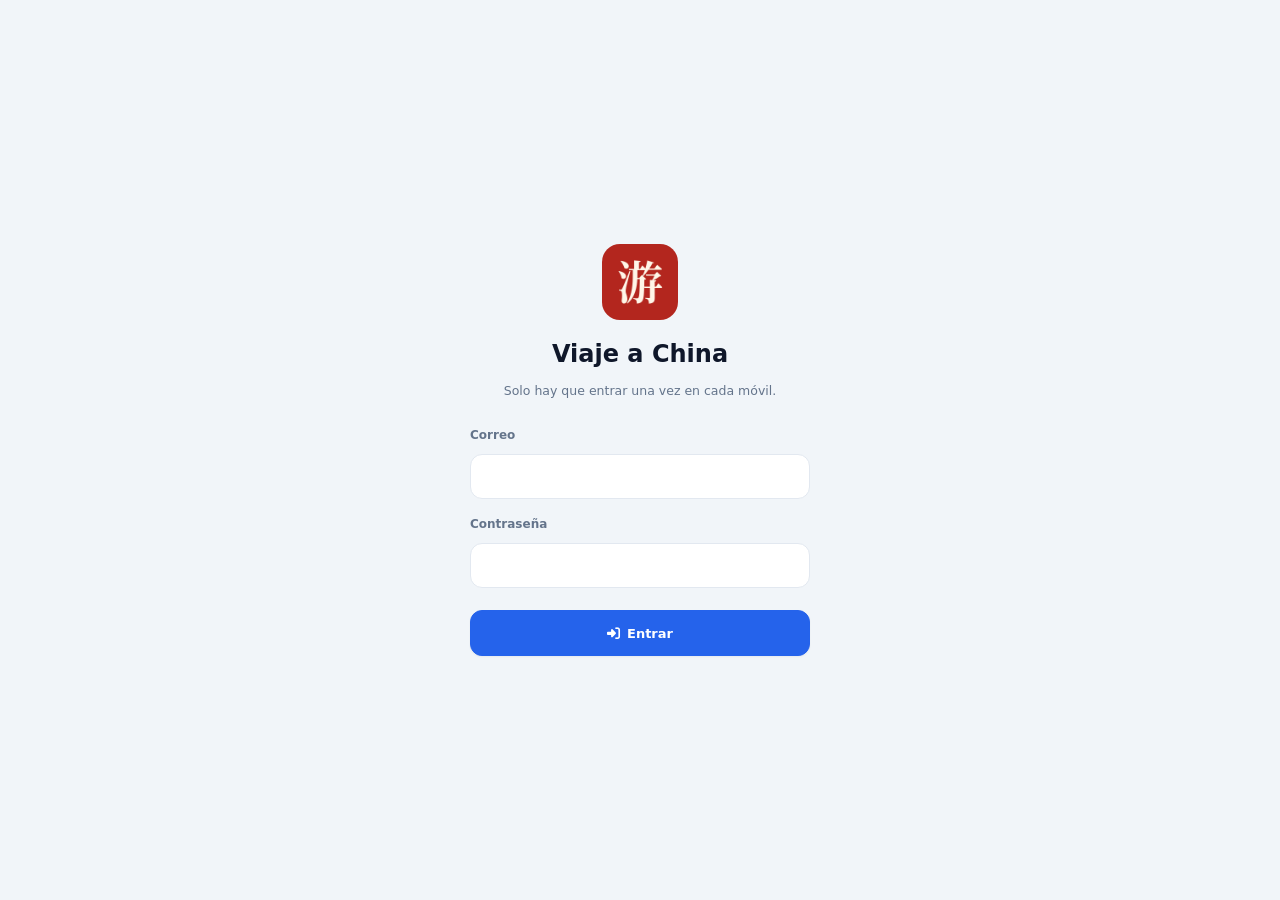
<file: index.html>
<!doctype html>
<html lang="es">
<head>
<meta charset="utf-8">
<meta name="viewport" content="width=device-width, initial-scale=1, viewport-fit=cover">
<meta name="theme-color" content="#FFFFFF">
<script>try{var t=localStorage.getItem("china-tema");if(t==="oscuro"||(t!=="claro"&&matchMedia("(prefers-color-scheme: dark)").matches)){document.documentElement.dataset.tema="oscuro";document.querySelector('meta[name="theme-color"]').content="#0F172A"}}catch(e){}</script>
<meta name="apple-mobile-web-app-capable" content="yes">
<meta name="mobile-web-app-capable" content="yes">
<meta name="apple-mobile-web-app-status-bar-style" content="default">
<meta name="apple-mobile-web-app-title" content="China">
<meta name="format-detection" content="telephone=no">
<link rel="preconnect" href="https://epkoicrucqachfavvjnm.supabase.co" crossorigin>
<link rel="manifest" href="manifest.webmanifest">
<link rel="apple-touch-icon" href="icon-180.png">
<link rel="icon" href="icon-180.png">
<title>Viaje a China</title>
<link rel="stylesheet" href="https://cdnjs.cloudflare.com/ajax/libs/font-awesome/6.4.0/css/all.min.css">
<style>
/* ============================================================
   Estilo: paleta slate, tarjetas blancas redondeadas, acentos rojos
   y un color por ciudad (--c). Los tonos suaves salen de --c.
   ============================================================ */
:root{
  --bg:#F1F5F9; --surface:#FFFFFF; --soft:#F8FAFC; --ink:#0F172A; --text:#1E293B; --muted:#64748B; --faint:#94A3B8;
  --line:#E2E8F0; --line2:#F1F5F9;
  --red:#DC2626; --red7:#B91C1C; --red50:#FEF2F2; --red100:#FEE2E2;
  --blue:#2563EB; --blue7:#1D4ED8; --ok:#059669; --warn:#B45309; --rojo:#DC2626;
  --amb50:#FFFBEB; --amb200:#FDE68A; --amb9:#78350F;
  --sh:0 1px 2px rgba(15,23,42,.05); --sh2:0 10px 35px -10px rgba(15,23,42,.08);
  --c:#DC2626;
  --f:ui-sans-serif,system-ui,-apple-system,"Segoe UI",Roboto,"Helvetica Neue",Arial,"Noto Sans",sans-serif,"Apple Color Emoji","Segoe UI Emoji";
  --fm:ui-monospace,SFMono-Regular,Menlo,Consolas,"Liberation Mono",monospace;
  --fz:"PingFang SC","Hiragino Sans GB","Microsoft YaHei","Noto Sans CJK SC","Source Han Sans SC",sans-serif;
  --st:env(safe-area-inset-top,0px); --sb:env(safe-area-inset-bottom,0px);
  color-scheme:light;
}
:root[data-tema="oscuro"]{--bg:#020617; --surface:#0F172A; --soft:#111C31; --ink:#F8FAFC; --text:#E2E8F0; --muted:#94A3B8; --faint:#64748B;
    --line:#1E293B; --line2:#162033; --red50:#2A0F12; --red100:#3B1216; --red7:#F87171;
    --blue:#3B82F6; --blue7:#60A5FA; --ok:#34D399; --warn:#FBBF24; --rojo:#F87171;
    --amb50:#2B2111; --amb200:#5C4516; --amb9:#FCD34D;
    --sh:0 1px 2px rgba(0,0,0,.4); --sh2:0 10px 35px -10px rgba(0,0,0,.6); color-scheme:dark}
/* Tonos de la ciudad: se recalculan en cada elemento que define --c */
:root,.th{--cs:color-mix(in srgb,var(--c) 8%,var(--surface));--cb:color-mix(in srgb,var(--c) 26%,var(--surface));--ct:color-mix(in srgb,var(--c) 82%,var(--ink))}
:root[data-tema="oscuro"],[data-tema="oscuro"] .th{--cs:color-mix(in srgb,var(--c) 16%,var(--surface));--cb:color-mix(in srgb,var(--c) 40%,var(--surface));--ct:color-mix(in srgb,var(--c) 55%,white)}

*{box-sizing:border-box;-webkit-tap-highlight-color:transparent}
html{-webkit-text-size-adjust:100%;scroll-padding-top:calc(var(--st) + 124px)}   /* lo que se lleva a la vista no queda bajo la cabecera fija */
body{margin:0;background:var(--bg);color:var(--text);font:15px/1.5 var(--f);-webkit-font-smoothing:antialiased;min-height:100vh;
  padding-bottom:calc(92px + var(--sb));overscroll-behavior-y:none}
main{max-width:72rem;margin:0 auto;padding:12px}
main>section{display:none}
main>section.on{display:block;animation:entra .18s ease}
@keyframes entra{from{opacity:0;transform:translateY(6px)}to{opacity:1;transform:none}}
h1,h2,h3,h4,p{margin:0}
button{font:inherit;color:inherit;cursor:pointer}
:focus-visible{outline:2px solid var(--blue);outline-offset:2px}
.fa-solid,.fa-regular,.fa-brands{line-height:1}
.pila{display:grid;gap:16px}
.pila>*{min-width:0}
.n{display:block;color:var(--muted);font-size:12.5px;line-height:1.5;margin-top:2px}
p.n{margin-top:8px}
.zh{font-family:var(--fz);color:var(--ct)}
.mono{font-family:var(--fm)}

/* ---------- Cabecera de cristal ---------- */
.top{position:sticky;top:0;z-index:50;background:color-mix(in srgb,var(--surface) 90%,transparent);backdrop-filter:blur(12px);-webkit-backdrop-filter:blur(12px);
  border-bottom:1px solid var(--line);box-shadow:var(--sh);padding-top:var(--st)}
.top-in{max-width:72rem;margin:0 auto;padding:12px 16px;display:flex;align-items:center;justify-content:space-between;gap:12px}
.marca{display:flex;align-items:center;gap:12px;min-width:0;background:none;border:0;padding:0;text-align:left}
.logo{width:40px;height:40px;border-radius:12px;background:var(--red);color:#fff;display:grid;place-items:center;font:900 20px/1 var(--fz);
  box-shadow:0 4px 10px -2px rgba(220,38,38,.35);flex:none}
.mt{display:flex;align-items:center;gap:8px}
.mt h1{font-size:17px;font-weight:900;color:var(--ink);letter-spacing:-.01em;line-height:1}
.cuenta{border:0;cursor:pointer;display:inline-flex;align-items:center;gap:4px;border-radius:999px;background:var(--red50);padding:4px 10px;font-size:10px;font-weight:900;color:var(--red7);
  box-shadow:inset 0 0 0 1px var(--red100);white-space:nowrap}
.cuenta:empty{display:none}
.cuenta{position:relative}.cuenta::after{content:"";position:absolute;inset:-10px -4px}   /* más fácil de tocar con el dedo */
.cuenta .vivo{width:7px;height:7px;border-radius:50%;background:#10B981;animation:late 1.6s infinite}
@keyframes late{50%{opacity:.35}}
.sub{font-size:12px;color:var(--muted);font-weight:500;margin-top:3px}
.acciones{display:none;gap:8px}
.acciones button{display:flex;align-items:center;gap:6px;font-size:12px;font-weight:600;padding:8px 12px;border-radius:12px;border:1px solid var(--line);background:var(--surface);
  color:var(--text);transition:background .15s}
.acciones button i{color:var(--red)}
.acciones button:hover{background:var(--line2)}
.acciones button.on{background:var(--red);border-color:var(--red);color:#fff;box-shadow:var(--sh)}
.acciones button.on i{color:#fff}
.fases{max-width:72rem;margin:0 auto;padding:8px 16px;display:flex;gap:8px;overflow-x:auto;scrollbar-width:none;border-top:1px solid var(--line2)}
.fases::-webkit-scrollbar{display:none}
.fase{flex:none;display:flex;align-items:center;gap:6px;padding:6px 14px;border-radius:12px;font-size:12px;font-weight:700;white-space:nowrap;
  background:var(--surface);color:var(--ct);border:1px solid var(--cb);transition:background .15s}
.fase:hover{background:var(--cs)}
.fase.on{background:var(--c);border-color:var(--c);color:#fff;box-shadow:0 2px 8px -2px color-mix(in srgb,var(--c) 55%,transparent)}
.fase.hoy:not(.on)::after{content:"";width:6px;height:6px;border-radius:50%;background:var(--c)}

/* ---------- Barra inferior (móvil) ---------- */
nav.abajo{position:fixed;left:0;right:0;bottom:0;z-index:80;display:grid;grid-template-columns:repeat(5,1fr);gap:2px;
  background:color-mix(in srgb,var(--surface) 95%,transparent);backdrop-filter:blur(12px);-webkit-backdrop-filter:blur(12px);
  border-top:1px solid var(--line);box-shadow:0 -4px 18px rgba(15,23,42,.1);padding:8px 4px max(12px,var(--sb))}
nav.abajo button{min-height:50px;display:flex;flex-direction:column;align-items:center;justify-content:center;gap:3px;border:0;background:none;border-radius:12px;
  font-size:10px;font-weight:700;color:var(--muted);transition:background .18s,color .18s,transform .18s}
nav.abajo i{font-size:16px}
nav.abajo button.on{background:var(--red50);color:var(--red7)}
nav.abajo button:active{transform:scale(.94)}

/* ---------- Tarjetas y piezas comunes ---------- */
.card{background:var(--surface);border:1px solid var(--line);border-radius:16px;box-shadow:var(--sh);padding:16px}
.card.xl{border-radius:24px}
.audioguia{display:flex;align-items:center;gap:14px;text-decoration:none;color:inherit;border-color:var(--cb);background:var(--cs)}
.audioguia b{display:block;font-size:15px;font-weight:800;color:var(--ink)}
.audioguia .n{margin-top:2px}
.ag-i{flex:none;width:44px;height:44px;border-radius:14px;background:var(--c);color:#fff;display:grid;place-items:center;font-size:18px}
.card>h2:first-child,.card>.ch:first-child{margin-top:0}
.ch{display:flex;flex-wrap:wrap;align-items:center;justify-content:space-between;gap:8px 10px;margin-bottom:12px}
h2{display:flex;align-items:center;gap:8px;font-size:17px;font-weight:900;color:var(--ink);letter-spacing:-.01em;margin:4px 0 12px}
h2 i{color:var(--ct);font-size:15px}
h2 small,.cuantos{margin-left:auto;font-size:11px;font-weight:700;color:var(--muted);background:var(--surface);border:1px solid var(--line);border-radius:999px;padding:3px 10px;letter-spacing:0}
.lbl{display:flex;align-items:center;gap:6px;font-size:11.5px;font-weight:800;color:var(--ct);text-transform:uppercase;letter-spacing:.06em;margin:0 0 10px}
.eyebrow{font-size:11px;font-weight:900;color:var(--red);text-transform:uppercase;letter-spacing:.2em}
.cab{background:var(--surface);border:1px solid var(--line);border-radius:16px;box-shadow:var(--sh);padding:20px}
.cab h1{display:flex;align-items:center;gap:10px;font-size:23px;font-weight:900;color:var(--ink);letter-spacing:-.02em;line-height:1.15}
.cab h1 i{color:var(--red);font-size:20px}
.cab p{color:var(--muted);font-size:13px;margin-top:4px}
.cab .seg{margin-top:14px}
.pill{display:inline-flex;align-items:center;gap:5px;border-radius:999px;padding:3px 10px;font-size:11px;font-weight:700;white-space:nowrap}
.pill.mono{font-family:var(--fm);background:var(--line2);color:var(--muted);border:1px solid var(--line)}
.chipzh{display:block;font:500 13px/1.6 var(--fz);color:var(--amb9);background:var(--amb50);border:1px solid var(--amb200);border-radius:12px;padding:8px 12px;margin-top:10px;word-break:break-word}

.btn{font:700 13px var(--f);min-height:40px;padding:8px 14px;border-radius:12px;border:1px solid var(--line);background:var(--line2);color:var(--text);
  display:inline-flex;align-items:center;justify-content:center;gap:7px;text-decoration:none;text-align:center;transition:filter .15s,transform .1s}
.btn:active{transform:scale(.96)}
.btn:hover{filter:brightness(.97)}
.btn.pri{background:var(--red);border-color:var(--red);color:#fff;box-shadow:var(--sh)}
.btn.azul{background:var(--blue);border-color:var(--blue);color:#fff;box-shadow:var(--sh)}
.btn.verde{background:var(--ok);border-color:var(--ok);color:#fff}
.btn.sm{min-height:34px;padding:5px 12px;font-size:12px;border-radius:10px}
label.btn{margin:0;color:var(--text);cursor:pointer}
.btn.linea{width:100%;background:none;border:1.5px dashed var(--line);color:var(--muted)}
.btn.peligro{color:var(--rojo)}
.btn.ancho{width:100%}
.btns{display:flex;flex-wrap:wrap;gap:8px;margin-top:18px}
.acc{display:flex;flex-wrap:wrap;gap:8px}
.pie{display:flex;flex-wrap:wrap;gap:8px;margin-top:14px;padding-top:12px;border-top:1px solid var(--line2)}
.pie .btn{flex:1 1 auto}
.enl{background:none;border:0;padding:6px 0;color:var(--blue);font-size:13px;font-weight:600}
.alerta{display:flex;gap:10px;background:var(--amb50);border:1px solid var(--amb200);color:var(--amb9);border-radius:16px;padding:12px 14px;font-size:13px;line-height:1.5}
.alerta>i{margin-top:3px}
.alerta .enl{display:block;padding:4px 0 0;color:inherit;text-decoration:underline}
.vacio{color:var(--muted);padding:18px 4px;font-size:13px;text-align:center}

input[type=text],input[type=time],input[type=password],textarea,select{font:16px var(--f);width:100%;min-height:44px;padding:10px 12px;border:1px solid var(--line);border-radius:10px;background:var(--surface);
  color:var(--ink);appearance:none;-webkit-appearance:none}
input:focus,textarea:focus,select:focus{outline:0;border-color:var(--red);box-shadow:0 0 0 3px color-mix(in srgb,var(--red) 18%,transparent)}
textarea{resize:vertical;line-height:1.45}
select{padding-right:36px;background:var(--surface) url("data:image/svg+xml,%3Csvg xmlns='http://www.w3.org/2000/svg' width='12' height='8' viewBox='0 0 12 8'%3E%3Cpath d='M1 1.5l5 5 5-5' fill='none' stroke='%2394A3B8' stroke-width='2' stroke-linecap='round' stroke-linejoin='round'/%3E%3C/svg%3E") no-repeat right 14px center}   /* sin la flecha, en el iPhone parece un campo de texto */
input[type=time]{display:block;text-align:left}
input[type=time]::-webkit-date-and-time-value{text-align:left}
label{display:block;font-size:12px;font-weight:700;color:var(--muted);margin:12px 0 5px}
.dos{display:grid;grid-template-columns:1fr 1fr;gap:0 10px;align-items:end}
.dos>.btn{grid-column:1/-1;margin-top:10px;justify-self:start}
form>.btn{margin-top:12px}
.seg{display:flex;background:var(--line2);border:1px solid var(--line);border-radius:12px;padding:3px;gap:2px}
.seg button{flex:1;border:0;background:none;border-radius:9px;padding:7px 10px;font-weight:700;font-size:12.5px;color:var(--muted);min-height:34px;display:flex;align-items:center;justify-content:center;gap:6px}
.seg .on{background:var(--surface);color:var(--ink);box-shadow:var(--sh)}
.seg button{min-width:0;white-space:nowrap}
@media (max-width:400px){.seg.compacto button i{display:none}.seg.compacto button{padding:7px 4px}}
.seg.mini{flex:none}
.prog{background:var(--line2);border:1px solid var(--line);border-radius:12px;padding:14px}
.prog>div:first-child{display:flex;justify-content:space-between;font-size:12px;font-weight:700;color:var(--text);margin-bottom:8px}
.bar{height:10px;background:var(--line);border-radius:999px;overflow:hidden}
.bar i{display:block;height:100%;background:var(--red);border-radius:999px;transition:width .3s}

/* ---------- Cabecera con foto ---------- */
.hero{position:relative;height:190px;border-radius:24px;overflow:hidden;background:var(--c);box-shadow:0 4px 14px -4px rgba(15,23,42,.25);color:#fff}
.hero>img{position:absolute;inset:0;width:100%;height:100%;object-fit:cover}
.hero .ov{position:absolute;inset:0;background:linear-gradient(to top,rgba(0,0,0,.85),rgba(0,0,0,.2) 55%,transparent);display:flex;flex-direction:column;justify-content:flex-end;padding:16px 18px}
.hero .badge{display:inline-flex;align-items:center;gap:6px;width:fit-content;background:var(--c);color:#fff;border-radius:999px;padding:3px 11px;font-size:10.5px;font-weight:800;
  text-transform:uppercase;letter-spacing:.06em;box-shadow:var(--sh);margin-bottom:6px}
.hero h1{font-size:30px;font-weight:900;letter-spacing:-.02em;line-height:1.05;text-shadow:0 2px 8px rgba(0,0,0,.35)}
.hero .hf{font-size:13px;font-weight:600;opacity:.92;margin-top:4px}
.hero .hf::first-letter{text-transform:uppercase}
.hero .hm{display:flex;flex-wrap:wrap;gap:6px 14px;font-size:12px;font-weight:600;opacity:.9;margin-top:6px}
.hero .hm i{opacity:.8;margin-right:4px}
.hero .arriba{position:absolute;top:12px;left:12px;right:12px;display:flex;justify-content:space-between;align-items:flex-start;gap:8px;z-index:2}
.cristal{display:inline-flex;align-items:center;gap:7px;padding:6px 12px;border-radius:999px;color:#fff;font-size:12.5px;font-weight:700;
  background:linear-gradient(135deg,rgba(15,23,42,.78),rgba(30,41,59,.68));backdrop-filter:blur(18px);-webkit-backdrop-filter:blur(18px);
  border:1px solid rgba(255,255,255,.28);box-shadow:0 4px 18px -2px rgba(0,0,0,.45),inset 0 1px 1px rgba(255,255,255,.35);text-decoration:none}
.cristal:active{transform:scale(.95)}
.cristal .mc{width:24px;height:24px}
.cristal b{font-size:15px;font-weight:900}
.credito{position:absolute;right:10px;bottom:6px;font-size:9px;opacity:.55;color:#fff;text-decoration:none;z-index:2}

/* ---------- Tira de días ---------- */
.tira{display:flex;gap:4px;overflow-x:auto;padding:8px;background:var(--surface);border:1px solid var(--line);border-radius:16px;box-shadow:var(--sh);scrollbar-width:none}
.tira::-webkit-scrollbar{display:none}
.tira button{flex:0 0 46px;height:60px;border:0;background:none;border-radius:12px;display:flex;flex-direction:column;align-items:center;justify-content:center;gap:1px;padding:0;position:relative}
.tira span{font-size:10px;font-weight:700;color:var(--faint);text-transform:uppercase}
.tira b{font-size:17px;font-weight:900;color:var(--ink);line-height:1.1}
.tira i{width:6px;height:6px;border-radius:50%;background:var(--dc)}
.tira .hoy{box-shadow:inset 0 0 0 2px var(--dc)}
.tira .on{background:var(--dc)}
.tira .on span,.tira .on b{color:#fff}
.tira .on i{background:#fff}

/* ---------- Ahora / después ---------- */
.ahora{background:var(--cs);border:1px solid var(--cb);border-radius:16px;padding:14px;display:grid;gap:12px}
.ahora>div{display:grid;grid-template-columns:34px 1fr;gap:2px 12px;align-items:center}
.ahora .ai{grid-row:1/4;width:34px;height:34px;border-radius:10px;background:var(--c);color:#fff;display:grid;place-items:center;font-size:13px;box-shadow:var(--sh)}
.ahora .ai.gris{background:var(--surface);color:var(--ct);border:1px solid var(--cb)}
.ahora>div>:not(.ai){grid-column:2}
.ahora small{font-size:10px;font-weight:900;text-transform:uppercase;letter-spacing:.08em;color:var(--ct)}
.ahora b{font-size:15px;font-weight:800;color:var(--ink);line-height:1.25}
.ahora em{font-style:normal;color:var(--muted);font-size:12.5px}
.ahora em a{color:var(--ct);font-weight:700}
.ahora .tr{border-top:1px solid var(--cb);padding-top:12px}

/* ---------- Tarjeta de un día ---------- */
.dcard{background:var(--surface);border:1px solid var(--line);border-radius:24px;box-shadow:var(--sh);overflow:hidden}
.dcard>header{display:flex;align-items:center;justify-content:space-between;gap:10px;padding:14px 16px;border-bottom:1px solid var(--line2);
  background:linear-gradient(to bottom,var(--soft),var(--surface))}
.dcard .dh{display:flex;align-items:center;gap:10px;min-width:0}
.dnum{width:40px;height:40px;border-radius:14px;background:var(--c);color:#fff;display:flex;flex-direction:column;align-items:center;justify-content:center;flex:none;box-shadow:var(--sh)}
.dnum small{font-size:8px;font-weight:900;letter-spacing:.08em;opacity:.85;line-height:1}
.dnum b{font-size:14px;font-weight:900;line-height:1;margin-top:2px}
.dcard h3{font-size:15px;font-weight:900;color:var(--ink);line-height:1.2}
.dcard h3::first-letter{text-transform:uppercase}
.dcard .dt{font-size:12.5px;font-weight:600;color:var(--muted);line-height:1.35;margin-top:2px;display:-webkit-box;-webkit-line-clamp:2;-webkit-box-orient:vertical;overflow:hidden}
.dbad{display:flex;flex-direction:column;align-items:flex-end;gap:5px;flex:none}
.vuelo{display:inline-flex;align-items:center;gap:4px;border-radius:999px;background:var(--blue);color:#fff;padding:2px 9px;font-size:10px;font-weight:900;letter-spacing:.05em}
.int{display:inline-flex;align-items:center;gap:6px;padding:2px 10px;border-radius:999px;font-size:11px;font-weight:600;color:var(--text);
  background:linear-gradient(135deg,color-mix(in srgb,var(--surface) 86%,transparent),color-mix(in srgb,var(--soft) 60%,transparent));
  border:1px solid var(--line);box-shadow:inset 0 1px 1px rgba(255,255,255,.6),var(--sh)}
.int .p{width:6px;height:6px;border-radius:50%;background:var(--ni)}
.int .bs{display:flex;gap:2px;align-items:center}
.int .bs i{width:3px;height:9px;border-radius:9px;background:color-mix(in srgb,var(--faint) 45%,transparent)}
.int .bs i.on{background:var(--ni)}
.tl{padding:6px 14px 10px}
.soldia{display:inline-flex;align-items:center;gap:4px;font-size:10.5px;font-weight:700;color:var(--muted);white-space:nowrap}
.soldia i{color:#F59E0B;font-size:9px}
.soldia i.fa-moon{color:#6366F1}
.tl>.btn.linea{margin:8px 0 4px}

/* Línea de tiempo: hora, icono pastel y texto */
.it{display:grid;grid-template-columns:14px 58px 42px 1fr;gap:0 10px;align-items:center;width:100%;text-align:left;background:none;border:0;border-bottom:1px solid var(--line2);
  padding:12px 0;position:relative;border-radius:0}
.it:last-of-type{border-bottom:0}
.it .tk{align-self:stretch;display:flex;flex-direction:column;align-items:center}
.it .tk::before,.it .tk::after{content:"";width:1px;flex:1;background:var(--line)}
.it .tk i{width:10px;height:10px;border-radius:50%;background:var(--faint);border:2px solid var(--surface);box-shadow:var(--sh);margin:3px 0;flex:none}
.it:first-of-type .tk::before,.it:last-of-type .tk::after{opacity:0}
.it .h{text-align:center;line-height:1.2}
.it .h b{display:block;font-size:13.5px;font-weight:800;color:var(--ink);letter-spacing:-.01em}
.it .h small{display:block;font-size:10.5px;color:var(--faint);font-weight:600;margin-top:2px;white-space:nowrap}
.ic{--h:#059669;width:42px;height:42px;border-radius:16px;display:grid;place-items:center;font-size:15px;flex:none;
  background:color-mix(in srgb,var(--h) 8%,var(--surface));border:1px solid color-mix(in srgb,var(--h) 16%,var(--surface));color:var(--h);box-shadow:var(--sh)}
[data-tema="oscuro"] .ic{background:color-mix(in srgb,var(--h) 18%,var(--surface));border-color:color-mix(in srgb,var(--h) 32%,var(--surface));color:color-mix(in srgb,var(--h) 55%,white)}
.ic-indigo{--h:#4F46E5}.ic-blue{--h:#2563EB}.ic-sky{--h:#0284C7}.ic-cyan{--h:#0891B2}.ic-amber{--h:#D97706}.ic-purple{--h:#9333EA}.ic-rose{--h:#E11D48}.ic-emerald{--h:#059669}
.it .b{min-width:0}
.it .b b{display:block;font-size:13.5px;font-weight:700;color:var(--ink);line-height:1.35}
.it .b .zh{display:inline-block;font-size:12px;font-weight:600;background:var(--cs);border:1px solid var(--cb);border-radius:999px;padding:0 8px;margin-top:3px}
.it .b .n{font-size:12px}
.it .km{color:var(--blue);font-weight:600}
.it.cur{background:var(--cs);border-radius:14px;border-bottom-color:transparent}
.it.cur .tk i{background:var(--c);box-shadow:0 0 0 4px color-mix(in srgb,var(--c) 22%,transparent)}
.it.cur .h b{color:var(--ct)}
.it.pas{opacity:.5}
@media (max-width:420px){.it{grid-template-columns:12px 50px 36px 1fr;gap:0 8px}.it .ic{width:36px;height:36px;border-radius:13px;font-size:14px}.tl{padding:6px 12px 10px}}
.now{display:grid;grid-template-columns:auto 1fr;gap:8px;align-items:center;margin:4px 0}
.now span{font-size:10.5px;font-weight:900;color:#fff;background:var(--red);border-radius:999px;padding:2px 8px}
.now i{height:2px;background:var(--red);border-radius:2px}

/* ---------- Hotel ---------- */
.hcard{background:var(--surface);border:1px solid var(--line);border-radius:24px;box-shadow:var(--sh2);padding:18px;display:flex;flex-direction:column}
.hcard .ht{display:flex;flex-wrap:wrap;align-items:center;justify-content:space-between;gap:6px 8px;margin-bottom:6px}
.hcard .hc{display:flex;align-items:center;gap:6px;font-size:11.5px;font-weight:900;color:var(--ct);text-transform:uppercase;letter-spacing:.06em}
.hcard h3{font-size:16px;font-weight:900;color:var(--ink);line-height:1.3}
.hcard .pie{margin-top:auto}
.hcard .hp{font-size:13px;color:var(--text);margin-top:8px}
.hcard .hp b{font-weight:900}
.est{flex:none;font-size:11px;font-weight:800;padding:3px 10px;border-radius:999px}
.est.ok{color:#047857;background:#ECFDF5;border:1px solid #A7F3D0}
.est.pend{color:#B45309;background:#FFFBEB;border:1px solid #FDE68A}
[data-tema="oscuro"] .est.ok{color:#34D399;background:#052E22;border-color:#065F46}
[data-tema="oscuro"] .est.pend{color:#FBBF24;background:#2B2111;border-color:#5C4516}

/* ---------- Tiempo ---------- */
.wcard{position:relative;overflow:hidden;border-radius:24px;padding:16px;border:1px solid var(--line);
  background:linear-gradient(145deg,color-mix(in srgb,var(--surface) 94%,transparent),color-mix(in srgb,var(--surface) 78%,transparent));box-shadow:var(--sh2);width:100%;text-align:left;display:block}
.wcard::before,.wcard::after{content:"";position:absolute;border-radius:50%;pointer-events:none}
.wcard::before{top:-30%;right:-15%;width:220px;height:220px;background:radial-gradient(circle,rgba(251,191,36,.14),transparent 70%);animation:aura 7s ease-in-out infinite alternate}
.wcard::after{bottom:-35%;left:-15%;width:200px;height:200px;background:radial-gradient(circle,rgba(56,189,248,.12),transparent 70%);animation:aura 9s ease-in-out infinite alternate-reverse}
@keyframes aura{to{transform:translate(14px,-10px) scale(1.2)}}
.wcard>*{position:relative;z-index:1}
.wc{display:flex;gap:12px;align-items:stretch;justify-content:space-between}
.wc .ya{flex:1;min-width:130px;display:flex;flex-direction:column;justify-content:space-between;gap:8px}
.wc .wl{display:flex;align-items:center;gap:6px;font-size:13px;font-weight:800;color:var(--text)}
.wc .wl i{color:var(--blue)}
.wc .gr{display:flex;align-items:center;gap:8px}
@media (max-width:420px){.wc .gr{gap:6px;white-space:nowrap}.wc .gr .mc{width:44px;height:44px}.wc .gr b{font-size:28px}.fmc{width:68px}.wc .ya{min-width:0}}
.wc .gr .mc{width:58px;height:58px;animation:flota 4.8s ease-in-out infinite}
@keyframes flota{50%{transform:translateY(-4px) rotate(2deg)}}
.wc .gr b{font-size:34px;font-weight:900;color:var(--ink);letter-spacing:-.03em;line-height:1}
.wc .gr span{font-size:15px;font-weight:500;color:var(--faint)}
.lluvia{display:inline-flex;align-items:center;gap:5px;width:fit-content;background:#EFF6FF;color:#2563EB;border:1px solid #BFDBFE;border-radius:999px;padding:2px 10px;font-size:11.5px;font-weight:700}
[data-tema="oscuro"] .lluvia{background:#10213F;color:#93C5FD;border-color:#1E3A8A}
.wc .cond{font-size:12px;color:var(--muted)}
.fmcs{display:flex;gap:6px;flex:none}
.fmc{width:78px;padding:9px 5px;border-radius:18px;display:flex;flex-direction:column;align-items:center;text-align:center;gap:2px;
  background:linear-gradient(180deg,#F0F9FF,color-mix(in srgb,var(--surface) 90%,transparent));border:1px solid #DBEAFE;box-shadow:0 2px 8px -2px rgba(15,23,42,.04)}
[data-tema="oscuro"] .fmc{background:linear-gradient(180deg,#0C1D33,var(--surface));border-color:#1E3A5F}
.fmc span{font-size:11.5px;font-weight:600;color:var(--muted)}
.fmc .mc{width:44px;height:44px;margin:2px 0}
.fmc b{font-size:16px;font-weight:900;color:var(--ink);line-height:1.1}
.fmc small{font-size:11px;color:var(--faint);font-weight:500}
.fmc em{font-style:normal;font-size:11px;font-weight:700;color:#2563EB;min-height:15px}
.fmc.vi{border-color:var(--c);box-shadow:inset 0 0 0 1px var(--c)}
.wnota{display:flex;gap:8px;align-items:flex-start;font-size:11.5px;color:var(--muted);margin-top:12px;padding-top:10px;border-top:1px solid var(--line2)}
.mc{display:inline-block;object-fit:contain;filter:drop-shadow(0 4px 10px rgba(15,23,42,.12))}
.pv{display:flex;gap:6px;overflow-x:auto;scrollbar-width:none;margin-top:12px;padding-bottom:2px}
.pv::-webkit-scrollbar{display:none}
.pv .fmc{flex:none}
.pr{display:grid;grid-template-columns:1fr 36px 82px 44px;gap:10px;align-items:center;padding:7px 0;border-top:1px solid var(--line2);font-size:13.5px}
.pr .mc{width:32px;height:32px}
.pr.vi>b{color:var(--ct)}
.pr b{font-weight:700}
.pr b::first-letter{text-transform:uppercase}
.pr .t{font-weight:800;text-align:right;color:var(--ink)}
.pr .ll{color:#2563EB;font-size:12px;font-weight:700;text-align:right}
.pr.cab{color:var(--faint);font-size:11px;font-weight:700;border-top:0;padding-bottom:2px;text-transform:uppercase;letter-spacing:.05em}
.ahw{display:flex;align-items:center;gap:14px;margin:12px 0 16px;padding:14px;border-radius:18px;background:var(--soft);border:1px solid var(--line)}
.ahw .mc{width:64px;height:64px}
.ahw b{font-size:44px;font-weight:900;color:var(--ink);line-height:1;letter-spacing:-.03em}
.ahw .n{margin:0}

/* ---------- Viaje: mapa y paradas ---------- */
.ruta{display:grid;gap:14px}
.paradas{background:var(--surface);border:1px solid var(--line);border-radius:16px;box-shadow:var(--sh);padding:10px}
.paradas>h3{font-size:14px;font-weight:900;color:var(--ink);padding:6px 8px 8px}
.parada{display:flex;gap:12px;align-items:flex-start;width:100%;text-align:left;background:none;border:0;border-radius:12px;padding:10px;transition:background .15s}
.parada:hover{background:var(--cs)}
.parada .num{flex:none;width:28px;height:28px;border-radius:50%;background:var(--c);color:#fff;display:grid;place-items:center;font-size:12px;font-weight:900}
.parada.hoy .num{box-shadow:0 0 0 4px color-mix(in srgb,var(--c) 25%,transparent)}
.parada b{display:block;font-size:14px;font-weight:900;color:var(--ink)}
.parada .fe{display:block;font-size:11px;font-weight:700;color:var(--ct);margin-top:1px}
.parada .no{display:block;font-size:11.5px;color:var(--muted);margin-top:4px;line-height:1.4}
.hls{display:flex;flex-wrap:wrap;gap:4px;margin-top:7px}
.hl{display:inline-flex;align-items:center;gap:4px;border-radius:999px;background:var(--line2);border:1px solid var(--line);padding:1px 8px;font-size:10.5px;font-weight:600;color:var(--muted)}
.hl i{color:#F59E0B;font-size:8px}
.ver{display:inline-flex;align-items:center;gap:5px;font-size:10px;font-weight:900;text-transform:uppercase;letter-spacing:.06em;color:var(--ct);margin-top:8px}
.parada .ft{flex:none;width:58px;height:58px;border-radius:14px;object-fit:cover;margin-left:auto;background:var(--c)}
.dia{display:grid;grid-template-columns:44px 1fr;gap:12px;padding:11px 4px;border-top:1px solid var(--line2);font-size:13.5px}
.dia:first-child{border-top:0}
.dd{background:var(--cs);border:1px solid var(--cb);border-radius:12px;padding:5px 0;text-align:center;align-self:start}
.dd b{display:block;font-size:17px;font-weight:900;color:var(--ct);line-height:1.1}
.dd span{font-size:10px;font-weight:700;color:var(--muted);text-transform:uppercase}
.dia.hoy .dd{background:var(--c);border-color:var(--c)}
.dia.hoy .dd b,.dia.hoy .dd span{color:#fff}
.dia.pas{opacity:.55}
.cd{display:flex;align-items:center;gap:8px;font-size:13px;font-weight:900;color:var(--ct);text-transform:uppercase;letter-spacing:.06em;margin:18px 0 6px}
.cd:first-child{margin-top:4px}
.cd span{font:700 15px var(--fz)}
.lista{margin:0;padding:0;list-style:none;display:grid;gap:6px}
.diario{display:grid}
.diario button{display:grid;grid-template-columns:44px 1fr;gap:12px;text-align:left;background:none;border:0;border-top:1px solid var(--line2);padding:12px 2px;font-size:13.5px;line-height:1.5;white-space:pre-line;color:var(--text)}
.diario button:first-child{border-top:0}
.diario small{display:block;font-size:11px;font-weight:800;color:var(--muted);text-transform:uppercase;letter-spacing:.05em;white-space:normal}
.lista li{display:flex;gap:8px;font-size:13px;align-items:baseline}
.lista li i{color:var(--warn);font-size:11px}

.mapa{padding:8px 8px 12px}
.mapa svg{display:block;width:100%;height:auto;max-height:420px}
.mapa path{fill:none;stroke:var(--faint);stroke-width:1.8;stroke-linecap:round}
.mapa .vu{stroke-dasharray:2 6}
.mapa .cn{font:700 12.5px var(--f);fill:var(--ink)}
.mapa .cz{font:12px var(--fz);fill:var(--muted)}
.mapa .nn{font:800 9px var(--f);fill:#fff;text-anchor:middle}
.ley{display:flex;gap:18px;justify-content:center;font-size:12px;color:var(--muted)}
.ley span{display:flex;align-items:center;gap:6px}
.ley i{width:22px;border-top:2px solid var(--faint)}
.ley .l2{border-top-style:dotted;border-top-width:3px}
.lmap{position:relative;z-index:0;border-radius:16px;overflow:hidden;background:var(--surface);border:1px solid var(--line);box-shadow:var(--sh)}
.lmap.on{height:380px}
.lmap>.n{padding:40px 16px;text-align:center;margin:0}
.lmap.leaflet-container{font:12px var(--f)}
[data-tema="oscuro"] .lmap .leaflet-tile-pane{filter:invert(1) hue-rotate(180deg) brightness(.85) contrast(.9)}
.lmap.full{position:fixed;inset:0;z-index:130;height:100dvh!important;border-radius:0;border:0}
html:has(.lmap.full){overflow:hidden}
.lmap.full .leaflet-top{top:var(--st)}
.mapa-amp{display:flex;align-items:center;gap:6px;border:1px solid #CBD5E1;background:#fff;color:#0F172A;border-radius:10px;padding:7px 11px;font:800 12px var(--f);box-shadow:0 2px 7px rgba(15,23,42,.16);cursor:pointer}
.pin span{display:grid;place-items:center;width:26px;height:26px;border-radius:50%;color:#fff;font:900 11px/1 var(--f);border:2px solid #fff;box-shadow:0 2px 6px rgba(15,23,42,.35)}
.leaflet-tooltip.tt{font:800 10.5px var(--f);padding:3px 8px;border-radius:999px;border:1px solid #CBD5E1;color:#1E293B;box-shadow:0 2px 7px rgba(15,23,42,.16)}

/* ---------- Ciudad: qué ver, comer y consejos ---------- */
.dos-col{display:grid;gap:14px}
.lgs{display:grid;gap:8px}
.lgs button{display:grid;grid-template-columns:26px 1fr auto;gap:2px 10px;align-items:center;text-align:left;background:var(--soft);border:1px solid var(--line);border-radius:12px;padding:10px 12px;width:100%;transition:border-color .15s}
.lgs button:hover{border-color:var(--cb)}
.lgs .nn{grid-row:1/3;width:26px;height:26px;border-radius:50%;background:var(--c);color:#fff;font:900 11px/26px var(--f);text-align:center}
.lgs b{font-weight:800;font-size:13.5px;color:var(--ink)}
.lgs .zh{font-size:12.5px;text-align:right;font-weight:600}
.lgs small{grid-column:2/-1;color:var(--muted);font-size:11.5px}
.foods{display:grid;gap:10px}
.food{display:flex;flex-direction:column;gap:6px;text-align:left;background:var(--soft);border:1px solid var(--line);border-radius:12px;padding:14px;width:100%}
.food b{font-size:14px;font-weight:900;color:var(--ink)}
.food .zh{display:inline-flex;align-items:center;gap:6px;width:fit-content;font-size:14px;font-weight:700;background:var(--cs);border:1px solid var(--cb);border-radius:999px;padding:2px 10px}
.food .zh small{font:600 11px var(--f);color:var(--muted)}
.food p{font-size:12px;color:var(--muted);line-height:1.5}
.food .ver{margin-top:2px}
.tips{margin:0;padding:0;list-style:none;display:grid;gap:8px}
.tips li{display:flex;gap:10px;font-size:13px;line-height:1.5;align-items:flex-start}
.tips li i{flex:none;width:24px;height:24px;border-radius:8px;display:grid;place-items:center;background:var(--cs);color:var(--ct);font-size:11px;margin-top:1px}
.picante{font-size:10px;font-weight:800;text-transform:uppercase;letter-spacing:.06em;color:var(--ct);background:var(--soft);border:1px solid var(--line);border-radius:999px;padding:3px 10px;white-space:nowrap}

.sitios{display:grid;gap:10px}
.temporada{background:var(--cs);border:1px solid var(--cb);border-radius:16px;padding:14px 16px;font-size:13.5px;line-height:1.55;color:var(--text)}
.temporada .lbl{margin-bottom:6px}
.sitio{display:grid;grid-template-columns:42px 1fr;gap:12px;align-items:start;padding:12px;background:var(--soft);border:1px solid var(--line);border-radius:14px}
.sitio b{font-weight:800;color:var(--ink);font-size:14px}
.sitio .zh{font-size:13px;font-weight:600}
.sitio .acc{margin-top:8px}

/* ---------- Reservas ---------- */
.rgrid{display:grid;gap:14px}
.tcard{background:var(--surface);border:1px solid var(--line);border-radius:16px;box-shadow:var(--sh);padding:18px;display:flex;flex-direction:column}
.tcard .tt{display:flex;flex-wrap:wrap;align-items:center;justify-content:space-between;gap:6px 8px;margin-bottom:8px}
.tipo{display:inline-flex;align-items:center;gap:5px;border-radius:999px;padding:3px 10px;font-size:11px;font-weight:800}
.tipo.av{background:#E0F2FE;color:#075985}.tipo.tr{background:#FEF3C7;color:#92400E}
[data-tema="oscuro"] .tipo.av{background:#0C2A40;color:#7DD3FC}
[data-tema="oscuro"] .tipo.tr{background:#2B2111;color:#FCD34D}
.tcard h4{font-size:15px;font-weight:900;color:var(--ink)}
.caja{margin-top:10px;padding:12px;background:var(--soft);border:1px solid var(--line);border-radius:12px;font-size:12.5px}
.caja b{font-weight:700;color:var(--text)}
.loc{display:inline-flex;align-items:center;gap:6px;margin-top:10px;background:#EFF6FF;color:#1D4ED8;border:1px solid #BFDBFE;border-radius:10px;padding:4px 10px;font:700 12px var(--fm)}
[data-tema="oscuro"] .loc{background:#10213F;color:#93C5FD;border-color:#1E3A8A}
.ent{display:grid}
.ent label{display:flex;gap:12px;align-items:flex-start;margin:0;padding:12px 8px;border-bottom:1px solid var(--line2);border-radius:12px;font-size:13.5px;color:var(--text);cursor:pointer;transition:background .15s}
.ent label:hover{background:var(--soft)}
.ent input,.chk input{flex:none;width:20px;height:20px;margin:1px 0 0;accent-color:var(--red);cursor:pointer}
.ent span{flex:1;min-width:0}
.ent b{display:block;font-weight:800;color:var(--ink)}
.ent .zh{font-size:12.5px;margin-left:4px;font-weight:600}
.ent small{display:block;font-size:11.5px;font-weight:600;color:var(--red);margin-top:2px}
.ent em{flex:none;max-width:40%;font:700 12px var(--fm);font-style:normal;color:var(--text);text-align:right}
.ent input:checked~span b{color:var(--muted);text-decoration:line-through}

/* ---------- Gastos ---------- */
.gf{display:grid;gap:12px}
.imp{display:flex;gap:10px;align-items:center}
#gI{font:900 40px/1.1 var(--f);letter-spacing:-.03em;border:0;background:none;padding:0;min-width:0;flex:1;color:var(--ink);box-shadow:none}
.conv{color:var(--muted);font-size:12.5px;margin-top:-6px}
.chips{display:flex;flex-wrap:wrap;gap:6px}
.chips button{border:1px solid var(--line);background:var(--surface);border-radius:999px;padding:6px 12px;font-size:12.5px;font-weight:700;color:var(--muted);min-height:34px}
.chips .on{background:var(--red);border-color:var(--red);color:#fff}
.kpis{display:grid;grid-template-columns:1fr 1fr;gap:10px}
.kpi{background:var(--surface);border:1px solid var(--line);border-radius:16px;box-shadow:var(--sh);padding:14px}
.kpi small{display:block;font-size:11px;font-weight:800;text-transform:uppercase;letter-spacing:.06em;color:var(--muted)}
.kpi b{display:block;font-size:22px;font-weight:900;color:var(--ink);margin-top:4px;letter-spacing:-.02em}
.bl{display:grid;grid-template-columns:96px 1fr auto;gap:10px;align-items:center;font-size:12.5px;font-weight:600;margin:8px 0}
.bl b{font-weight:800;color:var(--ink)}
.gd{display:flex;justify-content:space-between;font-size:11px;font-weight:900;color:var(--muted);text-transform:uppercase;letter-spacing:.06em;margin:16px 0 4px}
.gd:first-child{margin-top:0}
.g{display:grid;grid-template-columns:34px 1fr auto auto;gap:10px;align-items:center;padding:10px 0;border-top:1px solid var(--line2)}
.g .gc{width:34px;height:34px;border-radius:12px;display:grid;place-items:center;font-size:13px}
.g b{font-weight:700;font-size:13.5px;color:var(--ink)}
.gi{text-align:right}
.gi b{font-weight:900}
.g .enl{color:var(--faint);padding:0;min-width:40px;min-height:40px;margin-right:-8px;display:grid;place-items:center}
.gb{background:none;border:0;padding:0;text-align:left;min-width:0;display:block}
.gi.gb{text-align:right}

/* ---------- Kit ---------- */
.chk label{display:flex;gap:12px;align-items:flex-start;margin:0;padding:11px 4px;border-bottom:1px solid var(--line2);font-size:13.5px;font-weight:600;color:var(--text);cursor:pointer}
.chk input:checked+span{color:var(--faint);text-decoration:line-through}
.add{display:flex;gap:8px;margin-top:12px}
.add .btn{margin:0;flex:none}
.cv input{font:900 24px var(--f)}
.cv .n{font-size:13.5px;margin-top:10px;line-height:1.7}
.cv .n b{color:var(--ink);font-weight:800}
.fg{font-size:11px;font-weight:900;color:var(--muted);text-transform:uppercase;letter-spacing:.08em;margin:16px 0 8px}
.fr{display:grid;gap:8px}
.fr button{display:grid;grid-template-columns:1fr auto;gap:2px 12px;text-align:left;background:var(--soft);border:1px solid var(--line);border-radius:12px;padding:10px 12px;align-items:baseline}
.fr span{font-size:13.5px;font-weight:700;color:var(--ink)}
.fr b{font:700 17px var(--fz);color:var(--ct);text-align:right}
.fr i{grid-column:1/-1;font-style:normal;font-size:11.5px;color:var(--muted)}
.em{display:grid;grid-template-columns:1fr 1fr;gap:10px}
.em a{border-radius:16px;padding:14px;text-decoration:none;font-size:12px;font-weight:700;border:1px solid;display:flex;flex-direction:column;gap:4px}
.em a b{font-size:24px;font-weight:900;line-height:1}
.em a i{font-size:14px}
.em .e1{background:#FEF2F2;border-color:#FECACA;color:#991B1B}.em .e2{background:#FFFBEB;border-color:#FDE68A;color:#92400E}
.em .e3{background:#FFF7ED;border-color:#FED7AA;color:#9A3412}.em .e4{background:#F0F9FF;border-color:#BAE6FD;color:#075985}
[data-tema="oscuro"] .em .e1{background:#2A0F12;border-color:#5B1A1F;color:#FCA5A5}
[data-tema="oscuro"] .em .e2{background:#2B2111;border-color:#5C4516;color:#FCD34D}
[data-tema="oscuro"] .em .e3{background:#2B1608;border-color:#5C3112;color:#FDBA74}
[data-tema="oscuro"] .em .e4{background:#0C2A40;border-color:#164E63;color:#7DD3FC}
.seguro{position:relative;overflow:hidden;border-radius:24px;padding:22px;color:#fff;background:linear-gradient(135deg,#B91C1C,#DC2626 55%,#F97316);box-shadow:0 8px 24px -8px rgba(220,38,38,.45)}
.seguro .fondo{position:absolute;right:-20px;top:-30px;font-size:150px;opacity:.1}
.seguro h2{color:#fff;margin:0;font-size:22px}
.seguro h2 i{color:#fff}
.seguro p{color:#FEE2E2;font-size:12.5px;margin-top:4px;position:relative}
.seguro .acc{margin-top:14px;position:relative}
.seguro .btn{background:rgba(255,255,255,.18);border-color:rgba(255,255,255,.35);color:#fff}
.docs{display:grid;gap:8px}
.doc{display:flex;align-items:center;justify-content:space-between;gap:10px;padding:10px 12px;border:1px solid var(--line);background:var(--soft);border-radius:12px}
.doc>span{display:flex;align-items:center;gap:10px;font-weight:700;font-size:13.5px;color:var(--ink)}
.doc>span i{width:32px;height:32px;border-radius:10px;display:grid;place-items:center;background:#EFF6FF;color:#2563EB;font-size:13px}
[data-tema="oscuro"] .doc>span i{background:#10213F;color:#93C5FD}
.doc .acc{flex:none}
.ajuste{display:flex;gap:12px;align-items:flex-start}
.ajuste>i{flex:none;width:36px;height:36px;border-radius:12px;display:grid;place-items:center;background:var(--line2);color:var(--muted)}

.chk label .quitar{margin-left:auto;padding:0 4px;color:var(--faint)}
.plegable{margin-top:12px;border:1px solid var(--line);border-radius:12px;background:var(--soft);padding:10px 12px;font-size:13px}
.plegable summary{cursor:pointer;font-weight:800;color:var(--ink);display:flex;align-items:center;gap:8px}
.plegable ol{margin:10px 0;padding-left:20px;display:grid;gap:6px;line-height:1.5}
.guardado{display:flex;align-items:center;gap:6px;font-size:12px;font-weight:600;color:var(--muted);margin:8px 0 0}
.guardado i{color:var(--ok);font-size:11px}
.sug{display:flex;flex-wrap:wrap;gap:6px}
.sug button{display:inline-flex;align-items:center;gap:6px;text-align:left;border:1px dashed var(--line);background:var(--soft);border-radius:12px;padding:7px 10px;font-size:12.5px;font-weight:600;color:var(--text)}
.sug button i{color:var(--red);font-size:11px}
.apps{display:grid;gap:10px}
.app{display:grid;grid-template-columns:44px 1fr;gap:12px;align-items:start;padding:12px;background:var(--soft);border:1px solid var(--line);border-radius:14px}
.app .ai{--h:#64748B;width:44px;height:44px;border-radius:12px;display:grid;place-items:center;color:#fff;background:var(--h);font-size:18px;box-shadow:var(--sh)}
.app b{font-weight:800;color:var(--ink);font-size:14.5px}
.app .zh{font-size:12.5px;font-weight:600}
.app .acc{margin-top:8px}
.enls{display:grid;gap:8px}
.enls a,.fci{display:grid;grid-template-columns:42px 1fr auto;gap:12px;align-items:center;padding:10px 12px;border:1px solid var(--line);background:var(--soft);border-radius:14px;text-decoration:none;color:var(--text)}
.enls a b,.fci b{display:block;font-weight:800;color:var(--ink);font-size:13.5px}
.enls a>i{color:var(--faint);font-size:12px}
.fc{display:grid;gap:8px}
.fci em{font-style:normal;font-size:11px;font-weight:800;white-space:nowrap;padding:3px 9px;border-radius:999px;background:var(--line2);color:var(--muted)}
.fci.ya{border-color:var(--red100);background:var(--red50)}
.fci.ya em{background:var(--red);color:#fff}
.fci.ok{opacity:.6}
.fci.ok em{background:#ECFDF5;color:#047857}
[data-tema="oscuro"] .fci.ok em{background:#052E22;color:#34D399}
@media (min-width:640px){.apps,.enls{grid-template-columns:1fr 1fr}}
@media (max-width:480px){.fci{grid-template-columns:42px 1fr;gap:6px 12px}.fci em{grid-column:2;justify-self:start}}   /* en el móvil, el plazo debajo: más ancho para el texto */

/* ---------- Avisos del día, mañana y cerca ---------- */
.hero .arriba>span{display:flex;flex-wrap:wrap;gap:6px}
.avisos{background:var(--surface);border:1px solid var(--line);border-radius:16px;box-shadow:var(--sh);padding:14px 16px}
.avisos .lbl{margin-bottom:8px}
.avisos ul{margin:0;padding:0;list-style:none;display:grid;gap:8px}
.avisos li{display:flex;gap:10px;font-size:13px;line-height:1.45;align-items:flex-start}
.avisos li>i{flex:none;width:24px;height:24px;border-radius:8px;display:grid;place-items:center;background:var(--cs);color:var(--ct);font-size:11px;margin-top:1px}
.avisos li.rojo>i{background:var(--red50);color:var(--red7)}
.avisos li.rojo{color:var(--red7);font-weight:600}
.avisos .enl{padding:0 0 0 4px;font-size:12.5px}
.manana{display:grid;grid-template-columns:38px 1fr auto;gap:12px;align-items:center;width:100%;text-align:left;background:var(--surface);border:1px solid var(--cb);border-radius:16px;padding:12px 14px;box-shadow:var(--sh)}
.manana .ai{width:38px;height:38px;border-radius:12px;display:grid;place-items:center;background:var(--c);color:#fff}
.manana small{display:block;font-size:10.5px;font-weight:900;text-transform:uppercase;letter-spacing:.06em;color:var(--ct)}
.manana b{display:block;font-size:14px;font-weight:800;color:var(--ink);line-height:1.3}
.manana em{display:block;font-style:normal;font-size:12px;color:var(--muted)}
.manana>i{color:var(--faint)}
.rapidos{display:grid;grid-template-columns:repeat(4,1fr);gap:8px}
.rapidos a,.rapidos button{display:flex;flex-direction:column;align-items:center;justify-content:center;gap:6px;min-height:64px;padding:8px 4px;border-radius:14px;
  background:var(--surface);border:1px solid var(--line);box-shadow:var(--sh);text-decoration:none;color:var(--text);font-size:11.5px;font-weight:800}
.rapidos i{font-size:18px;color:var(--ct)}
.cerca{display:grid;grid-template-columns:repeat(4,1fr);gap:8px}
.cerca a{display:flex;flex-direction:column;align-items:center;gap:6px;padding:10px 4px;border-radius:12px;background:var(--soft);border:1px solid var(--line);text-decoration:none;color:var(--text);font-size:11.5px;font-weight:700;text-align:center}
.cerca a i{font-size:16px;color:var(--ct)}

/* ---------- Hoja inferior ---------- */
dialog{margin:auto auto 0;width:100%;max-width:640px;max-height:90dvh;border:1px solid var(--line);border-radius:24px 24px 0 0;padding:0;background:color-mix(in srgb,var(--surface) 96%,transparent);
  backdrop-filter:blur(24px);-webkit-backdrop-filter:blur(24px);color:var(--text);box-shadow:0 -10px 40px rgba(15,23,42,.25)}
dialog[open]{animation:sube .28s cubic-bezier(.16,1,.3,1)}
@keyframes sube{from{transform:translateY(40px);opacity:0}}
html:has(dialog[open]){overflow:hidden}
dialog::backdrop{background:rgba(2,6,23,.6);backdrop-filter:blur(3px)}
#dlgB{outline:0;position:relative;padding:12px 20px calc(24px + var(--sb));overflow-y:auto;max-height:90dvh}
#dlgB::before{content:"";display:block;width:48px;height:6px;border-radius:9px;background:var(--line);margin:0 auto 10px}
.dlg-x{position:absolute;top:14px;right:14px;width:34px;height:34px;border-radius:12px;border:0;background:var(--line2);color:var(--muted);display:grid;place-items:center;z-index:2}
#dlgB h3{font-size:22px;font-weight:900;color:var(--ink);letter-spacing:-.02em;padding-right:40px;line-height:1.2}
.dk{display:flex;align-items:center;gap:6px;color:var(--blue);font-size:10.5px;font-weight:800;text-transform:uppercase;letter-spacing:.06em;margin-bottom:4px}
.dh{font-size:15px;font-weight:800;color:var(--muted);margin:4px 0 10px}
#dlgB .btns>.btn{flex:1 1 calc(50% - 4px)}   /* en la hoja, botones a dos columnas: cómodos para el pulgar */
.lugar{margin-top:14px;padding:14px;background:var(--soft);border:1px solid var(--line);border-radius:16px}
.zhG{font:700 32px/1.2 var(--fz);color:var(--ct);margin-bottom:6px}
.lugar b{font-weight:800;color:var(--ink)}
.lugar dl{display:grid;grid-template-columns:auto 1fr;gap:6px 12px;margin:10px 0 0;font-size:13.5px}
.lugar dt{color:var(--muted);font-size:12px;font-weight:700;padding-top:1px}
.lugar dd{margin:0}

/* ---------- Pantalla grande para enseñar ---------- */
#grande{position:fixed;inset:0;z-index:140;background:#fff;color:#000;display:none;flex-direction:column;align-items:center;justify-content:center;padding:calc(var(--st) + 64px) 22px calc(var(--sb) + 30px);text-align:center;overflow:auto}
#grande.on{display:flex}
#grande .x{position:absolute;top:calc(var(--st) + 12px);right:14px;border:1px solid #CBD5E1;background:#fff;color:#0F172A;border-radius:12px;padding:9px 14px;font-weight:800}
.gz{font:700 clamp(42px,14vw,88px)/1.25 var(--fz);white-space:pre-line}
.gz.lg{font-size:clamp(30px,9.5vw,58px)}
.gp{font-size:20px;color:#475569;margin-top:14px}
.gs{font-size:16px;color:#64748B;margin-top:22px;max-width:30em}
#grande img{max-width:100%;max-height:100%;object-fit:contain}
.hablar{margin-top:26px;display:inline-flex;align-items:center;gap:8px;border:1px solid #CBD5E1;background:#F8FAFC;color:#0F172A;border-radius:999px;padding:10px 18px;font-weight:800;font-size:15px}
.hablar i{color:#DC2626}

/* ---------- Avisos ---------- */
#pend{position:fixed;top:calc(var(--st) + 126px);right:12px;z-index:60;background:var(--amb50);color:var(--amb9);border:1px solid var(--amb200);font-size:11px;font-weight:800;padding:3px 10px;border-radius:999px;display:none}
#pend.on{display:inline-flex;align-items:center;gap:5px}
#aviso{position:fixed;left:50%;bottom:calc(100px + var(--sb));transform:translateX(-50%);z-index:150;max-width:88vw;background:#0F172A;color:#fff;padding:10px 16px;border-radius:12px;
  font-size:13px;font-weight:600;text-align:center;opacity:0;pointer-events:none;transition:opacity .2s;box-shadow:0 10px 30px -6px rgba(0,0,0,.4)}
#aviso.on{opacity:1}
#nueva{position:fixed;left:50%;transform:translateX(-50%);bottom:calc(100px + var(--sb));z-index:149;display:flex;align-items:center;gap:8px;white-space:nowrap;
  border:0;border-radius:999px;background:var(--blue);color:#fff;padding:10px 16px;font-size:13px;font-weight:600;box-shadow:0 10px 30px -6px rgba(37,99,235,.5)}
#nueva[hidden]{display:none}
@media (min-width:640px){#nueva{bottom:28px}}
#aviso.con{pointer-events:auto;display:flex;align-items:center;gap:14px}
.deshacer{border:0;background:none;color:#FCA5A5;font-weight:800;padding:4px 0;text-transform:uppercase;font-size:12px;letter-spacing:.04em}

/* ---------- Presentación con cuenta atrás ---------- */
#intro{position:fixed;inset:0;z-index:100;display:flex;align-items:center;justify-content:center;overflow:hidden;background:#B91C1C;color:#fff;text-align:center;padding:24px;
  animation:introIn .7s cubic-bezier(.22,1,.36,1) both}
#intro::before{content:"";position:absolute;inset:0;background:radial-gradient(circle at top right,rgba(255,255,255,.2),transparent 35%),radial-gradient(circle at bottom left,rgba(127,29,29,.55),transparent 45%)}
#intro[hidden]{display:none}
#intro>div{position:relative}
#intro .s{font-size:12px;font-weight:900;text-transform:uppercase;letter-spacing:.3em;color:#FEE2E2}
#intro .p{margin-top:24px;font-size:19px;font-weight:600;color:#FEF2F2}
#intro strong{display:block;margin-top:4px;font-size:clamp(4.5rem,18vw,11rem);font-weight:900;line-height:1;letter-spacing:-.03em;animation:pulso 1.8s ease-in-out infinite}
#intro strong.txt{font-size:clamp(2.5rem,8vw,5rem);line-height:1.1}
#intro .l{margin-top:8px;font-size:17px;font-weight:700;color:#FEE2E2}
#intro .f{margin-top:24px;font-size:12px;font-weight:500;color:rgba(254,226,226,.8)}
#intro.sale{animation:introOut .9s ease forwards;pointer-events:none}
@keyframes introIn{from{opacity:0;transform:scale(1.04)}}
@keyframes introOut{to{opacity:0;transform:scale(.96);filter:blur(10px);visibility:hidden}}
@keyframes pulso{50%{transform:translateY(-6px)}}
.cuenta.llega{animation:llega .7s cubic-bezier(.22,1,.36,1) both}
@keyframes llega{from{opacity:0;transform:translateY(12px) scale(.85)}}

/* ---------- Tamaños mayores ---------- */
@media (min-width:640px){
  body{padding-bottom:32px}
  main{padding:24px}
  nav.abajo{display:none}
  .acciones{display:flex}
  .top-in{padding:12px 24px}
  .fases{padding:8px 24px}
  .hero{height:260px}
  .hero .ov{padding:28px}
  .hero h1{font-size:40px}
  .card{padding:22px}
  .lgs,.foods,.fr,.rgrid{grid-template-columns:1fr 1fr}
  #aviso{bottom:28px}
  dialog{margin:auto;border-radius:24px}
  .em{grid-template-columns:repeat(4,1fr)}
  .kpis{grid-template-columns:repeat(4,1fr)}
}
@media (min-width:768px){.hero{height:290px}}
@media (min-width:1024px){
  .hero{height:320px}
  .ruta{grid-template-columns:minmax(0,1.6fr) minmax(280px,.75fr)}
  .ruta .lmap.on,.ruta .lmap{height:560px}
  .paradas{max-height:560px;overflow-y:auto}
  .dos-col{grid-template-columns:7fr 5fr;align-items:stretch}
  .foods{grid-template-columns:repeat(3,1fr)}
  .lmap.on{height:460px}
}
@media (prefers-reduced-motion:reduce){*,*::before,*::after{animation:none!important;transition:none!important}}
/* Entrada */
#entrada{position:fixed;inset:0;z-index:100;background:var(--bg);display:flex;align-items:center;justify-content:center;overflow:auto;
  padding:max(24px,env(safe-area-inset-top)) 16px max(24px,env(safe-area-inset-bottom))}
#entrada[hidden]{display:none}
#entF{width:100%;max-width:340px;display:flex;flex-direction:column;gap:10px;text-align:center}
#entF img{align-self:center;border-radius:18px}
#entF h1{margin:6px 0 0;font-size:24px;color:var(--ink)}
#entF .n{margin:0 0 10px}
#entF label{text-align:left;margin:6px 0 0}
#entF [hidden]{display:none}
#entF input{font:16px var(--f);width:100%;padding:12px 14px;border:1px solid var(--line);border-radius:12px;background:var(--surface);color:var(--ink)}
#entF .btn{width:100%;justify-content:center;min-height:46px}
#entF .alerta{text-align:left;margin:0}
</style>
</head>
<body>
<section id="intro" hidden aria-live="polite"><div>
  <p class="s" id="inS">China</p><p class="p" id="inP"></p><strong id="inN">--</strong><p class="l" id="inL"></p><p class="f" id="inF"></p>
</div></section>

<header class="top">
  <div class="top-in">
    <div class="marca">
      <span class="logo" aria-hidden="true">中</span>
      <div><div class="mt"><h1 id="tituloApp">China</h1><button class="cuenta" id="cuenta" data-t="hoy" aria-label="Estado del viaje"></button></div>
        <p class="sub" id="sub"></p></div>
    </div>
    <div class="acciones" role="navigation" aria-label="Secciones">
      <button data-t="hoy"><i class="fa-solid fa-calendar-day"></i>Hoy</button>
      <button data-t="viaje"><i class="fa-solid fa-map"></i>Viaje</button>
      <button data-t="reservas"><i class="fa-solid fa-ticket"></i>Reservas</button>
      <button data-t="gastos"><i class="fa-solid fa-wallet"></i>Gastos</button>
      <button data-t="kit"><i class="fa-solid fa-suitcase-medical"></i>Kit</button>
    </div>
  </div>
  <div class="fases" id="fases" aria-label="Ciudades"></div>
</header>

<main>
  <section id="s-hoy" class="on"></section>
  <section id="s-viaje"></section>
  <section id="s-reservas"></section>
  <section id="s-gastos"></section>
  <section id="s-kit"></section>
</main>

<button id="pend" data-act="sync" aria-live="polite"></button>
<div id="aviso" role="status" aria-live="polite"></div>
<button id="nueva" data-act="recargar" hidden><i class="fa-solid fa-arrows-rotate"></i>Hay una versión nueva de la app · <b>Actualizar</b></button>
<dialog id="dlg"><div id="dlgB" tabindex="-1" autofocus></div></dialog>
<div id="grande"></div>
<div id="entrada" hidden></div>

<nav class="abajo" aria-label="Secciones">
  <button data-t="hoy" class="on"><i class="fa-solid fa-calendar-day"></i><span>Hoy</span></button>
  <button data-t="viaje"><i class="fa-solid fa-route"></i><span>Viaje</span></button>
  <button data-t="reservas"><i class="fa-solid fa-ticket"></i><span>Reservas</span></button>
  <button data-t="gastos"><i class="fa-solid fa-wallet"></i><span>Gastos</span></button>
  <button data-t="kit"><i class="fa-solid fa-suitcase-medical"></i><span>Kit</span></button>
</nav>

<script>
/* ============================================================
   DATOS FIJOS DE LA APP
   Solo guías y consejos: lo personal del viaje está en Supabase, tras el acceso.
   ============================================================ */
const SUPA="https://epkoicrucqachfavvjnm.supabase.co",SUPA_CLAVE="sb_publishable_K0tp9htWWnvz9pSTBcAHSw_Un3AVaBS";   // clave pública: sin una sesión de los viajeros no da acceso a nada

const CIUDADES={
  pekin:      {n:"Pekín",       zh:"北京",   c:"#DC2626", ico:"fa-landmark",     lat:39.905, lon:116.397, mon:"CNY", fp:"center 75%",
    cr:["Pixelflake","CC BY-SA 3.0","https://commons.wikimedia.org/wiki/File:The_Forbidden_City_-_View_from_Coal_Hill.jpg"]},
  xian:       {n:"Xi'an",       zh:"西安",   c:"#D97706", ico:"fa-monument",     lat:34.265, lon:108.947, mon:"CNY", fp:"center 35%",
    cr:["xiquinhosilva","CC BY 2.0","https://commons.wikimedia.org/wiki/File:City_wall_of_Xi%27an_51550-Xian_(27959363326).jpg"]},
  shanghai:   {n:"Shanghái",    zh:"上海",   c:"#4F46E5", ico:"fa-city",         lat:31.230, lon:121.474, mon:"CNY", fp:"center 45%",
    cr:["xiquinhosilva","CC BY 2.0","https://commons.wikimedia.org/wiki/File:Huangpu_Park_20124-Shanghai_(32208802494).jpg"]},
  zhangjiajie:{n:"Zhangjiajie", zh:"张家界", c:"#059669", ico:"fa-mountain-sun", lat:29.117, lon:110.479, mon:"CNY", fp:"center 50%",
    cr:["chensiyuan","CC BY-SA 4.0","https://commons.wikimedia.org/wiki/File:1_tianzishan_wulingyuan_zhangjiajie_2012.jpg"]},
  yangshuo:   {n:"Yangshuo",    zh:"阳朔",   c:"#65A30D", ico:"fa-leaf",         lat:24.778, lon:110.497, mon:"CNY", fp:"center 40%",
    cr:["xiquinhosilva","CC BY 2.0","https://commons.wikimedia.org/wiki/File:87318-Li-River.jpg"]},
  shenzhen:   {n:"Shenzhen",    zh:"深圳",   c:"#7C3AED", ico:"fa-building",     lat:22.543, lon:114.058, mon:"CNY", fp:"center 35%",
    cr:["Charlie fong","CC BY-SA 4.0","https://commons.wikimedia.org/wiki/File:Commercial_area_of_futian_to_east2020.jpg"]},
  hongkong:   {n:"Hong Kong",   zh:"香港",   c:"#0284C7", ico:"fa-ship",         lat:22.302, lon:114.172, mon:"HKD", fp:"center 50%",
    cr:["Benh LIEU SONG (Flickr)","CC BY-SA 4.0","https://commons.wikimedia.org/wiki/File:Hong_Kong_Harbour_Night_2019-06-11.jpg"]}
};
const ALIAS_CIUDAD={shenzen:"shenzhen",beijing:"pekin",guilin:"yangshuo"};

/* ---------- Frases ---------- */
const FRASES=[
 ["Básico",[
  ["Hola","你好","nǐ hǎo"],["Gracias","谢谢","xièxie"],["Perdone","不好意思","bù hǎoyìsi"],
  ["No entiendo","我听不懂","wǒ tīng bù dǒng"],["Somos de España","我们是西班牙人","wǒmen shì Xībānyá rén"],
  ["¿Dónde está el baño?","厕所在哪里？","cèsuǒ zài nǎlǐ?"]]],
 ["Comer",[
  ["Mesa para dos","两个人","liǎng ge rén"],["Quiero esto","我要这个","wǒ yào zhège"],
  ["Sin picante","不要辣","bú yào là"],["Un poco picante","微辣","wēi là"],
  ["No como carne","我不吃肉","wǒ bù chī ròu"],["Agua embotellada","矿泉水","kuàngquánshuǐ"],
  ["Una cerveza","一瓶啤酒","yì píng píjiǔ"],["La cuenta, por favor","买单","mǎidān"]]],
 ["Comprar y pagar",[
  ["¿Cuánto cuesta?","多少钱？","duōshao qián?"],["Es muy caro","太贵了","tài guì le"],
  ["¿Puedo pagar con Alipay?","可以用支付宝吗？","kěyǐ yòng Zhīfùbǎo ma?"],
  ["¿Puedo pagar con tarjeta?","可以刷卡吗？","kěyǐ shuākǎ ma?"]]],
 ["Moverse",[
  ["Lléveme a esta dirección","请带我去这个地址","qǐng dài wǒ qù zhège dìzhǐ"],
  ["Estación de tren","火车站","huǒchēzhàn"],["Aeropuerto","机场","jīchǎng"],["Metro","地铁站","dìtiě zhàn"],
  ["Pare aquí, por favor","请在这里停","qǐng zài zhèlǐ tíng"]]],
 ["Comer sin sustos",[
  ["Sin cilantro","不要香菜","bú yào xiāngcài"],["Sin glutamato","不要味精","bú yào wèijīng"],
  ["Soy alérgico a los cacahuetes","我对花生过敏","wǒ duì huāshēng guòmǐn"],["Soy alérgico al marisco","我对海鲜过敏","wǒ duì hǎixiān guòmǐn"],
  ["Para llevar","打包","dǎbāo"],["Agua fría, por favor","请给我冰水","qǐng gěi wǒ bīng shuǐ"]]],
 ["Hotel",[
  ["Tengo una reserva","我有预订","wǒ yǒu yùdìng"],["¿Puede guardarnos las maletas?","可以寄存行李吗？","kěyǐ jìcún xíngli ma?"],
  ["¿Cuál es la contraseña del wifi?","WiFi密码是多少？","WiFi mìmǎ shì duōshao?"],["Necesito un taxi","我需要一辆出租车","wǒ xūyào yí liàng chūzūchē"]]],
 ["Tren y metro",[
  ["¿Qué andén?","在几号站台？","zài jǐ hào zhàntái?"],["¿Dónde está la salida?","出口在哪里？","chūkǒu zài nǎlǐ?"],
  ["Pasaporte extranjero (puerta manual)","外国护照，人工通道","wàiguó hùzhào, réngōng tōngdào"],["¿Este tren va a…?","这趟车去……吗？","zhè tàng chē qù… ma?"]]],
 ["Urgencias",[
  ["Necesito ayuda","我需要帮助","wǒ xūyào bāngzhù"],["Necesito un médico","我需要看医生","wǒ xūyào kàn yīshēng"],
  ["Hospital","医院","yīyuàn"],["Farmacia","药店","yàodiàn"],["Llame a la policía","请报警","qǐng bàojǐng"],
  ["He perdido el pasaporte","我的护照丢了","wǒ de hùzhào diū le"],["Me duele aquí","我这里疼","wǒ zhèlǐ téng"]]],
 ["Farmacia",[
  ["Ibuprofeno","布洛芬","bùluòfēn"],["Paracetamol","对乙酰氨基酚（扑热息痛）","duìyǐxiān'ānjīfēn"],["Algo para la diarrea","止泻药","zhǐxiè yào"],
  ["Suero oral","口服补液盐","kǒufú bǔyè yán"],["Antihistamínico (alergia)","抗过敏药","kàng guòmǐn yào"],["Pastillas para el mareo","晕车药","yùnchē yào"],
  ["Tiritas","创可贴","chuàngkětiē"],["Repelente de mosquitos","驱蚊液","qūwén yè"],["Crema solar","防晒霜","fángshàishuāng"],
  ["Me duele la cabeza","我头疼","wǒ tóu téng"],["Me duele la tripa","我肚子疼","wǒ dùzi téng"],["Tengo fiebre","我发烧了","wǒ fāshāo le"],
  ["Tengo tos y me duele la garganta","我咳嗽，嗓子疼","wǒ késou, sǎngzi téng"],["¿Cuántas al día?","一天吃几次？","yì tiān chī jǐ cì?"]]],
 ["Hong Kong (cantonés)",[
  ["Hola","你好","néih hóu"],["Gracias (por un servicio)","唔該","m̀h gōi"],["Gracias (por un regalo)","多謝","dō jeh"],
  ["¿Cuánto cuesta?","幾多錢？","géi dō chín?"],["La cuenta, por favor","埋單","màaih dāan"]],"zh-HK"]
];

/* ---------- Guía de cada ciudad: clima habitual [máx, mín], qué comer y consejos ----------
   Platos: [nombre, chino, pinyin, explicación]. El clima es orientativo, de principios de noviembre. */
const GUIA={
 pekin:{clima:[14,3],
  comer:[["Pato laqueado","北京烤鸭","běijīng kǎoyā","Se pide medio (半只) o entero; viene con tortitas, cebolleta y salsa dulce."],
   ["Fideos zhajiangmian","炸酱面","zhájiàngmiàn","Fideos con salsa de soja fermentada y cerdo: el plato de diario pequinés."],
   ["Empanadillas jiaozi","饺子","jiǎozi","Se piden al peso, en liang (两): 2 o 3 por persona."],
   ["Fruta caramelizada","冰糖葫芦","bīngtáng húlu","Brocheta dulce que se vende por los hutongs."]],
  consejos:["Para Tiananmen y la Ciudad Prohibida, llevad el pasaporte físico: lo escanean en los controles. Las entradas están en el correo de Outlook.",
   "El metro se paga con el código QR de Alipay (Transporte → Metro de Pekín).",
   "Si alguien muy amable os invita a una casa de té o a una galería, declinad: es una estafa habitual."]},
 xian:{clima:[16,6],
  comer:[["Roujiamo","肉夹馍","ròujiāmó","El bocadillo de Xi'an: carne estofada en pan plano crujiente."],
   ["Fideos con aceite caliente","油泼面","yóupō miàn","Fideos anchos regados con aceite y chile; pedid 少辣 si no queréis mucho picante."],
   ["Sopa de cordero con pan","羊肉泡馍","yángròu pàomó","Se desmiga el pan en el cuenco antes de que lo llenen de caldo."],
   ["Liangpi","凉皮","liángpí","Fideos fríos con vinagre, sésamo y pepino."]],
  consejos:["A los Guerreros de Terracota: autobús turístico desde la estación de tren o DiDi, en torno a 1 h.",
   "La vuelta completa a la muralla en bici son 14 km, unas 2 h.",
   "El Barrio Musulmán se disfruta más al anochecer, con los puestos encendidos."]},
 shanghai:{clima:[20,12],
  comer:[["Xiaolongbao","小笼包","xiǎolóngbāo","Empanadillas al vapor con caldo dentro: mordisco pequeño y sorber primero."],
   ["Shengjianbao","生煎包","shēngjiānbāo","Bollos de cerdo fritos por abajo, también con caldo."],
   ["Cerdo estofado rojo","红烧肉","hóngshāo ròu","Panceta glaseada con soja y azúcar, clásico de Shanghái."],
   ["Fideos con aceite de cebolleta","葱油拌面","cōngyóu bànmiàn","Sencillos, baratos y muy de aquí."]],
  consejos:["El Bund y Pudong se miran de frente: id al anochecer, cuando se encienden los rascacielos.",
   "Para cruzar el río, el ferry de Jinling Road es barato y tiene buenas vistas.",
   "Desde el aeropuerto de Pudong, el Maglev llega a Longyang Road en unos 8 minutos."]},
 zhangjiajie:{clima:[18,10],
  comer:[["Olla tujia","三下锅","sān xià guō","Olla caliente de carnes y verduras de la etnia tujia; suele picar."],
   ["Tocino ahumado salteado","腊肉","làròu","El tocino ahumado de Hunan, con pimientos o ajetes."],
   ["Tofu ahumado","腊豆腐","là dòufu","Tofu curado al humo, típico de la zona."],
   ["Arroz frito","蛋炒饭","dàn chǎofàn","El comodín si todo lo demás pica demasiado."]],
  consejos:["La comida de Hunan pica mucho: «不要辣» (sin picante) os va a hacer falta.",
   "La entrada del Parque Forestal vale varios días; en el primer acceso registran la huella o la cara.",
   "Tianmen sale de la ciudad de Zhangjiajie; el Parque Forestal está en Wulingyuan, a unos 40 min."]},
 yangshuo:{clima:[22,14],
  comer:[["Pescado a la cerveza","啤酒鱼","píjiǔ yú","El plato estrella de Yangshuo, con pescado de río."],
   ["Fideos de arroz de Guilin","桂林米粉","guìlín mǐfěn","Desayuno típico, barato y en cualquier esquina."],
   ["Verduras rellenas","酿菜","niàng cài","Calabaza, setas o berenjena rellenas de carne."],
   ["Té de aceite","油茶","yóuchá","Sopa-té de la etnia yao, con arroz inflado."]],
  consejos:["Por el valle del río Yulong se va en bici o en moto eléctrica: se alquilan en la Calle Oeste.",
   "Las balsas de bambú del río Li salen de Xingping; el crucero grande sale desde Guilin.",
   "Llevad efectivo pequeño para los puestos de los pueblos."]},
 shenzhen:{clima:[26,18],
  comer:[["Dim sum","点心","diǎnxin","Desayuno y comida cantonesa: har gow, siu mai, bollos de cerdo."],
   ["Arroz en olla de barro","煲仔饭","bāozǎi fàn","Con embutido cantonés y la costra tostada del fondo."],
   ["Gachas cantonesas","粥","zhōu","Congee suave, ideal el día de viaje."]],
  consejos:["El tren de Futian a West Kowloon tarda unos 15-20 minutos; las dos fronteras se pasan al llegar. Los billetes se compran con pasaporte.",
   "Móviles chinos (Xiaomi, Huawei, Honor…): la versión china no trae Google ni Play Store y puede no tener todas las bandas de Europa. Pedid la versión global (国际版) o comprobadlo antes de pagar.",
   "En las tiendas grandes el precio es fijo; en los puestos pequeños se regatea. Pedid el precio escrito en la calculadora y empezad bastante más abajo.",
   "Probad el aparato en el puesto, pedid la caja y la factura (发票), y cuidado con los iPhone de segunda mano: si piden la cuenta de Apple del dueño anterior, no sirven.",
   "Baterías externas: para los vuelos por China, solo con sello 3C; en cabina, como mucho 100 Wh.",
   "Al volver a España, lo comprado por encima de 430 € por viajero hay que declararlo en la aduana."]},
 hongkong:{clima:[25,19],
  comer:[["Dim sum","點心","diǎnxin","Tim Ho Wan es el dim sum con estrella Michelin más barato."],
   ["Ganso asado","燒鵝","shāo é","Con arroz, en cualquier casa de asados (siu mei)."],
   ["Sopa de wonton","雲吞麵","yúntūn miàn","Fideos finos con wantanes de gamba en caldo."],
   ["Tarta de huevo","蛋撻","dàntà","Mejor recién hecha, para merendar."],
   ["Té con leche","港式奶茶","gǎngshì nǎichá","En un cha chaan teng, la cafetería hongkonesa."]],
  consejos:["Se paga en dólares de Hong Kong; la tarjeta Octopus sirve para metro, ferris, tranvía y tiendas.",
   "Aquí se habla cantonés y se escribe en caracteres tradicionales.",
   "El Star Ferry entre Tsim Sha Tsui y Central cuesta muy poco y tiene la mejor vista de la bahía."]}
};

/* ---------- Apps para China: [nombre, chino, icono, color, para qué, iOS (id App Store), Android (paquete), acciones [texto, url]] ----------
   Los enlaces de "Abrir" usan los esquemas propios de cada app; si no está instalada, no pasa nada. */
const APPS=[
 ["Alipay","支付宝","fa-wallet","#1677FF","Para pagar casi todo con vuestra Visa o Mastercard: tiendas, restaurantes, metro y taxis. Dentro tiene DiDi, el código del metro y un traductor.",
   "333206289","com.eg.android.AlipayGphone",[["Código de pago","alipays://platformapi/startapp?appId=20000056"],["Escanear","alipays://platformapi/startapp?saId=10000007"]]],
 ["WeChat","微信","fa-comments","#07C160","La mensajería que usa todo el mundo en China. Con WeChat Pay y los «mini programas» de restaurantes y museos. Al registraros puede pedir que otro usuario os verifique: hacedlo en casa.",
   "414478124","com.tencent.mm",[["Abrir","weixin://"]]],
 ["DiDi","滴滴出行","fa-taxi","#FF7A00","Taxis y coches con conductor, en inglés y con tarjeta extranjera. También funciona dentro de Alipay sin instalar nada. Pegad la dirección en chino que copia esta app.",
   "554499054","com.sdu.didi.psnger",[]],
 ["Amap","高德地图","fa-map-location-dot","#0091FF","El mapa bueno de China continental: transporte público, rutas a pie y nombres en chino. Desde esta app, cada sitio se abre directamente en Amap.",
   "461703208","",[]],
 ["Trip.com","携程","fa-suitcase-rolling","#287DFA","Trenes, vuelos, hoteles y entradas en inglés, pagando con tarjeta española. Avisa si cambia un tren.",
   "681752345","ctrip.english",[]],
 ["Railway 12306","铁路12306","fa-train","#3B82F6","La venta oficial de trenes, sin comisión, en inglés y con pasaporte. Algo más lío que Trip.com.",
   "564818797","",[]],
 ["Pleco","汉语词典","fa-book","#B91C1C","Diccionario chino sin conexión con lector de carteles y menús por la cámara.",
   "341922306","com.pleco.chinesesystem",[]],
 ["Google Traductor","翻译","fa-language","#4285F4","Traduce carteles y menús con la cámara. En China solo funciona con datos de la eSIM o VPN: descargad el chino para usarlo sin conexión. El Traductor de Apple también funciona allí.",
   "414706506","com.google.android.apps.translate",[]],
 ["MTR Mobile","港鐵","fa-train-subway","#E60012","Metro de Hong Kong: rutas, próximos trenes y salidas de cada estación.",
   "369295276","",[]]
];
/* Comprar y reservar: [qué, detalle, url, icono] */
const ENLACES=[
 ["Entradas a la Ciudad Prohibida","Web oficial internacional. Salen 7 días antes a las 20:00 de China y se agotan en minutos.","https://intl.dpm.org.cn/","fa-landmark"],
 ["Guerreros de Terracota","Web oficial (en chino), hasta 7 días antes. También se venden en Trip.com.","https://www.bmy.com.cn/","fa-monument"],
 ["Trenes: 12306 oficial","En inglés y con pasaporte. Los billetes salen 15 días antes.","https://www.12306.cn/en/index.html","fa-train"],
 ["Trenes en Trip.com","Más fácil, y permite dejar la compra programada para cuando salgan.","https://www.trip.com/trains/china/","fa-train-subway"],
 ["Entradas y excursiones","Tianmen, Parque Forestal, río Li, espectáculos…","https://www.trip.com/things-to-do/","fa-ticket"],
 ["Hoteles en Trip.com","Suele tener los hoteles chinos que aceptan extranjeros.","https://www.trip.com/hotels/","fa-hotel"],
 ["Klook","Peak Tram, Ngong Ping 360 y actividades en Hong Kong.","https://www.klook.com/es/","fa-ticket-simple"],
 ["Peak Tram (oficial)","Billetes del funicular al Pico Victoria.","https://www.thepeak.com.hk/en","fa-mountain-city"],
 ["Tarjeta de llegada a China","Gratis, en las 72 h antes de aterrizar. Cuidado con las webs que cobran por rellenarla.","https://s.nia.gov.cn/ArrivalCardFillingPC/","fa-passport"],
 ["eSIM: Airalo","Datos para China y Hong Kong; Google y WhatsApp funcionan sin VPN.","https://www.airalo.com/","fa-sim-card"],
 ["eSIM: Holafly","Datos ilimitados, más cara.","https://esim.holafly.com/es/","fa-sim-card"],
 ["Registro de Viajeros","Exteriores sabe que estáis allí si pasa algo.","https://registroviajeros.exteriores.gob.es/","fa-flag"]
];
/* Consejos prácticos para todo el viaje: [icono, texto] */
const CONSEJOS_CHINA=[
 ["fa-passport","Los españoles entran sin visado hasta 30 días (política prorrogada hasta el 31 de diciembre de 2026). En Hong Kong, hasta 90 días. Comprobadlo antes de salir."],
 ["fa-battery-full","En los vuelos internos de China las baterías externas sin el sello 3C (CCC) se quedan en el control. Comprad una con sello allí o alquiladla en las estaciones de baterías compartidas (se pagan con Alipay)."],
 ["fa-id-card","Llevad el pasaporte siempre encima: lo piden en trenes, hoteles, museos y parques. Es la entrada y el billete."],
 ["fa-train","En las estaciones hay control de seguridad: llegad 45-60 min antes. Con pasaporte extranjero suele tocar la puerta manual (人工通道)."],
 ["fa-money-bill-wave","Llevad algo de efectivo (500-1.000 CNY). Los cajeros del Bank of China o ICBC aceptan tarjetas extranjeras."],
 ["fa-percent","Alipay cobra un 3 % en pagos con tarjeta extranjera de más de 200 CNY; por debajo, nada."],
 ["fa-wifi","El wifi de hoteles y cafeterías es chino: Google, WhatsApp e Instagram no van. Con eSIM extranjera sí. Si usáis VPN, instaladla y probadla en casa."],
 ["fa-plug","China usa 220 V y enchufes de dos patas planas o redondas; los españoles suelen entrar. Hong Kong usa el británico (tipo G): llevad adaptador."],
 ["fa-bottle-water","El agua del grifo no se bebe. En los restaurantes os pondrán agua caliente o té gratis."],
 ["fa-toilet-paper","Llevad pañuelos de papel y gel: muchos baños no tienen papel y bastantes son turcos."],
 ["fa-hand-holding-dollar","En China no se deja propina. En Hong Kong, la cuenta suele incluir un 10 % de servicio."],
 ["fa-scale-balanced","En los mercados se regatea: empezad por un tercio del precio que os digan."],
 ["fa-user-secret","Si alguien muy simpático os invita a té, a una galería o a practicar inglés, declinad. Y en las estaciones, usad DiDi o la cola oficial de taxis."],
 ["fa-fire","No llevéis mecheros en los vuelos internos."],
 ["fa-car-side","En Hong Kong se circula por la izquierda: al cruzar, mirad primero a la derecha."]
];
/* Tareas que conviene tener en la lista de preparativos */
const SUGERENCIAS=[
 "Instalar Alipay, WeChat, DiDi y Amap y vincular la tarjeta",
 "Comprar entradas de la Ciudad Prohibida (7 días antes, 20:00 de China)",
 "Comprar entradas de los Guerreros de Terracota",
 "Comprar los trenes pendientes (salen 15 días antes)",
 "Rellenar la tarjeta de llegada online (72 h antes)",
 "Batería externa con sello 3C para los vuelos internos",
 "Descargar el chino en el traductor para usarlo sin conexión",
 "Octopus en la Cartera del iPhone para Hong Kong",
 "Adaptador de enchufe británico (tipo G) para Hong Kong",
 "Algo de efectivo en yuanes",
 "Apuntarse en el Registro de Viajeros de Exteriores",
 "Avisar al banco del viaje"
];
/* Cuándo sale a la venta lo que hay que comprar con antelación (por nombre del lugar) */
const VENTAS={
 ciudadprohibida:{dias:7,hora:"20:00",url:"https://intl.dpm.org.cn/",donde:"intl.dpm.org.cn"},
 guerrerosdeterracota:{dias:7,url:"https://www.bmy.com.cn/",donde:"bmy.com.cn o Trip.com"}
};
/* ---------- Sitios concretos por ciudad: [nombre, chino para buscar en el mapa, nota] ----------
   comer: restaurantes conocidos; extras: planes opcionales que encajan en los ratos libres. */
const DONDE={
 pekin:{comer:[["Siji Minfu","四季民福烤鸭店","El pato laqueado más recomendado; tiene local junto a la Ciudad Prohibida. Colas largas: id pronto o coged número."],
   ["Jing Yaxgan Roast Duck","前门 烤鸭","Pato laqueado en su local insignia de Qianmen, cerca del Templo del Cielo."],
   ["Hua's Restaurant","花家怡园 东直门","Pato laqueado en el local de Dongzhimen, en la calle Guijie, que abre hasta tarde."],
   ["Fangzhuanchang Singsong Bieyuan","天坛 烤鸭","Pato laqueado en el local del Parque del Templo del Cielo."],
   ["Fangzhuanchang","方砖厂69号炸酱面","Los fideos zhajiangmian más famosos, en un hutong junto a Nanluoguxiang."],
   ["Street food en Shichahai","什刹海 小吃","Puestos y bocados pequineses alrededor de los lagos Houhai y Qianhai."]],
  extras:[["Acrobacias en el Teatro Chaoyang","朝阳剧场","Espectáculo de acrobacias casi todas las tardes, si os sobra una."],
   ["Lago Houhai","后海","Paseo al atardecer entre hutongs, bares y barquitas."]]},
 xian:{comer:[["Aihua Kudai Noodles","裤带面","Fideos anchos «de cinturón»: los biang biang de Xi'an."],
   ["Shanghai Leizhali Noodle","","Fideos que teníais apuntados; buscadlo en Amap por el nombre."],
   ["Biang biang noodles","biangbiang面","El plato de Xi'an: fideos anchísimos con aceite y chile. En cualquier puesto del Barrio Musulmán."],
   ["Jia San Guantang Baozi","贾三灌汤包子","Bollitos de caldo en el Barrio Musulmán."],
   ["Lao Sun Jia","老孙家饭庄","El clásico para la sopa de cordero con pan (泡馍)."],
   ["Fan Ji Roujiamo","樊记腊汁肉夹馍","El roujiamo de toda la vida, cerca de la Torre del Tambor."]],
  extras:[["Pagoda de la Gran Oca Salvaje","大雁塔","Fuente musical por la noche y templo budista. A 20 min en metro de la muralla."]]},
 shanghai:{comer:[["Jia Jia Tang Bao","佳家汤包","Xiaolongbao baratos y de los mejores de la ciudad."],
   ["Yang's Dumplings","小杨生煎","Shengjianbao fritos; cuidado con el caldo, quema."],
   ["Nanxiang Steamed Bun","南翔馒头店","Xiaolongbao en el bazar de Yuyuan. Mucha cola en la planta baja; arriba es más tranquilo."],
   ["Weixiangzhai","味香斋","Fideos con salsa de sésamo de toda la vida, baratísimos."],
   ["Lailai Snack Dumpling","莱莱小笼","Xiaolongbao de barrio, sin colas de turistas."],
   ["Tianzifang No.1 Mending","田子坊","El que teníais apuntado, en Tianzifang (Huangpu)."],
   ["Lao Jishi","老吉士酒家","Cocina shanghainesa casera en la Concesión Francesa; conviene reservar."]],
  extras:[["Acrobacias ERA","时空之旅","En el Shanghai Circus World; funciones casi a diario por la tarde-noche."],
   ["Calle Tianzifang","田子坊","Callejuelas de tiendas y cafés en la Concesión Francesa."]]},
 zhangjiajie:{comer:[["Calle Xibu","溪布街","Calle de restaurantes y tiendas junto a la entrada de Wulingyuan; buena para cenar tras el parque."]],
  extras:[["Gran Cañón de Zhangjiajie","张家界大峡谷","El puente de cristal más famoso. Está a 1 h de Wulingyuan: alternativa si un día llueve en el parque."],
   ["Espectáculo Tianmen Fox Fairy","天门狐仙","Musical al aire libre al pie de Tianmen; de temporada, comprobad si hay función."]]},
 yangshuo:{comer:[["Xie Dajie Beer Fish","谢大姐啤酒鱼","El pescado a la cerveza más famoso, en la Calle Oeste."],
   ["Calle Zhengyang y Dongxi Xiang","桂林东西巷","En Guilin: calle peatonal y callejones restaurados para cenar."]],
  extras:[["Clase de cocina","阳朔烹饪学校","Varias escuelas hacen clases de medio día con visita al mercado. Encaja la tarde del 8 en lugar del paseo."],
   ["Monte Xianggong al amanecer","相公山","El mirador más fotografiado del río Li, cerca de Xingping. Hay que salir de noche."],
   ["Damian al amanecer","阳朔大面山","Mirador sobre el pueblo y las colinas, para el amanecer."],
   ["Torre de TV al atardecer","阳朔电视塔","Mirador sobre Yangshuo y el río Li; subida corta y empinada."],
   ["Ten Mile Gallery","十里画廊","Carretera entre Yangshuo y la Colina de la Luna, perfecta en moto o bici."]]},
 shenzhen:{comer:[["Dian Dou De","点都德","Dim sum cantonés de cadena, fiable y bien de precio."]],
  extras:[["Mirador del Ping An Finance Centre","平安金融中心 云际观光层","El rascacielos más alto de Shenzhen, en Futian, con mirador en la planta 116."],
   ["Tienda de DJI en OCT Harbour","大疆 欢乐海岸旗舰店","La primera tienda propia de DJI, en Nanshan. Plan B si Sky City no os encaja."]]},
 hongkong:{comer:[["Tim Ho Wan","添好運點心專門店","Dim sum con estrella Michelin a precio de cafetería."],
   ["Mak's Noodle","麥奀雲吞麵世家","Sopa de wonton clásica en Central."],
   ["Kam's Roast Goose","甘牌燒鵝","Ganso asado con estrella Michelin, en Wan Chai."],
   ["Australia Dairy Company","澳洲牛奶公司","Cha chaan teng mítico en Jordan: huevos revueltos y pudin. Mesas compartidas y prisa."],
   ["Tai Cheong Bakery","泰昌餅家","Tartas de huevo recién hechas."]],
  extras:[["Ngong Ping 360 y Gran Buda","昂坪360","Teleférico a la isla de Lantau. Mirad el tiempo: con niebla no se ve nada."],
   ["Ladies' Market","女人街","Mercado callejero en Mong Kok; aquí también se regatea."]]}
};
/* ---------- Maleta: [grupo, [[clave, texto]]]. Lo marcado y lo añadido se guarda en Ajustes ---------- */
const MALETA=[
 ["Documentos y dinero",[["pas","Pasaportes (con 6 meses de validez)"],["copias","Copias del pasaporte, en papel y en el móvil"],["tarjetas","Dos tarjetas de bancos distintos (Visa y Mastercard)"],
   ["efectivo","Algo de efectivo"],["poliza","Póliza del seguro"],["boli","Un bolígrafo (formularios en el aeropuerto)"]]],
 ["Electrónica",[["movil","Móvil con la eSIM instalada"],["cargadores","Cargadores y cables"],["bateria","Batería externa con sello 3C (o comprarla allí)"],
   ["adaptador","Adaptador británico (tipo G) para Hong Kong"],["cascos","Auriculares"]]],
 ["Ropa",[["abrigo","Chaqueta de abrigo para Pekín y Xi'an (mínimas de 3-6°)"],["capas","Capas: sudadera o forro polar"],["ligera","Ropa ligera para Shenzhen y Hong Kong (unos 25°)"],
   ["lluvia","Chubasquero o paraguas plegable"],["calzado","Calzado cómodo y con agarre (miles de escalones)"],["gafas","Gorra y gafas de sol"]]],
 ["Botiquín",[["dolor","Ibuprofeno o paracetamol"],["diarrea","Antidiarreico y suero oral"],["alergia","Antihistamínico"],["mareo","Pastillas para el mareo (curvas de Tianmen, barco)"],
   ["tiritas","Tiritas y apósitos para ampollas"],["mosquitos","Repelente de mosquitos (Yangshuo)"],["solar","Crema solar"],["medicacion","Medicación personal con su receta"]]],
 ["Para China",[["panuelos","Pañuelos de papel y gel desinfectante"],["toallitas","Toallitas húmedas"],["botella","Botella reutilizable (agua caliente gratis en todas partes)"],
   ["mochila","Mochila de día"],["bolsa","Bolsa plegable para compras"]]]
];
/* Lo que pasa en cada ciudad justo en las fechas del viaje (finales de octubre y primera quincena de noviembre de 2026) */
const TEMPORADA={
 pekin:"Plena temporada de hojas de otoño: arces rojos y ginkgos amarillos, con Mutianyu y el Parque Jingshan en su mejor momento. Las mañanas rondan los 3-5°. La calefacción central de la ciudad no se enciende hasta el 15 de noviembre: si la habitación está fría, pedid un calefactor (取暖器).",
 xian:"Otoño seco y suave, buen tiempo para la bici por la muralla. Los días ya son cortos: mirad abajo a qué hora anochece y no apuréis la vuelta en bici.",
 shanghai:"Otoño templado. El 1 de noviembre es domingo: el Bund y el bazar de Yuyuan se llenan, id temprano. Los plátanos de la Concesión Francesa empiezan a amarillear.",
 zhangjiajie:"Colores de otoño entre los pilares y mucha probabilidad de niebla; después de llover puede aparecer el «mar de nubes». Arriba hace bastante más frío que en la ciudad: capas.",
 yangshuo:"Empieza la temporada seca: menos lluvia y cielos más limpios. Es buena época para el crucero del río Li, que aún va con agua suficiente; los recortes de recorrido suelen ser de enero a marzo. Hay pomelos y kumquats en los mercados.",
 shenzhen:"El 11 de noviembre es el Día del Soltero (双十一), la mayor fiesta de compras de China: ofertas por todas partes, y tiendas y mensajería a tope.",
 hongkong:"Noviembre es su mejor época: seco, soleado y ya sin tifones. Buen momento para una caminata corta como Dragon's Back (龍脊). La Symphony of Lights es a las 20:00 todos los días."
};
/* Plan B si llueve: [nombre, chino, nota] */
const LLUVIA={
 pekin:["Museo Nacional de China","中国国家博物馆","Enorme y gratis, junto a Tiananmen. Hay que reservar con pasaporte. Cierra los lunes.",1],
 xian:["Museo de Historia de Shaanxi","陕西历史博物馆","De los mejores de China. Gratis con reserva previa, que se agota. Cierra los lunes.",1],
 shanghai:["Museo de Shanghái","上海博物馆","En la Plaza del Pueblo: bronces, cerámica y caligrafía. Confirmad el horario: muchos museos chinos cierran los lunes."],
 zhangjiajie:["Cueva del Dragón Amarillo","黄龙洞","Cueva enorme con río subterráneo, cerca de Wulingyuan."],
 yangshuo:["Cueva de Plata","银子岩","Cueva iluminada a unos 20 km de Yangshuo."],
 shenzhen:["Museo de Shenzhen","深圳博物馆","Gratis, en el centro cívico de Futian."],
 hongkong:["Museo M+","M+","Cultura visual contemporánea en West Kowloon, con vistas a la bahía."]
};
const CATEGORIAS=["Comida","Transporte","Entradas","Compras","Alojamiento","Otros"];
const TIPOS={visita:"Visita",comida:"Comida",traslado:"Traslado",hotel:"Hotel",libre:"Libre",vuelo:"Vuelo",tren:"Tren"};
const FX_INICIAL={CNY:7.5259,HKD:8.8084,date:"2026-10-02"};   // unidades por 1 EUR (BCE)

/* ============================================================
   APP
   ============================================================ */
const LS={
  get(k){try{return localStorage.getItem(k)}catch(e){return null}},
  set(k,v){try{localStorage.setItem(k,typeof v==="string"?v:JSON.stringify(v))}catch(e){}},
  json(k){try{return JSON.parse(localStorage.getItem(k))}catch(e){return null}}
};
const PARAMS=new URLSearchParams(location.search);
const FAKE=PARAMS.get("ahora");              // ?ahora=2026-10-28T10:30 para previsualizar un momento del viaje

let SERVER=LS.json("china-server")||LS.json("china-data")||null;
let QUEUE=LS.json("china-queue")||[];
let FX=LS.json("china-fx")||FX_INICIAL;
let WX=LS.json("china-wx")||{};
let DATA,DIAS;
let tab="hoy",resTab="hoteles",ciudadSel=null,sel=null,selManual=false,dirty=false,flushing=false,syncEstado="";
let gMon=null,gPag=null,gCat="Comida";
let DOCS=new Set();
let POS=null,geoVigia=null;                  // última posición conocida del móvil

/* ---------- Ubicación ---------- */
function distKm(a,b,c,d){
  const r=Math.PI/180,x=Math.sin((c-a)*r/2)**2+Math.cos(a*r)*Math.cos(c*r)*Math.sin((d-b)*r/2)**2;
  return 12742*Math.asin(Math.sqrt(x));
}
const kmTxt=k=>k<0.975?`${Math.max(50,Math.round(k*20)*50)} m`:k<10?`${k.toFixed(1).replace(".",",")} km`:`${Math.round(k)} km`;
function ciudadGPS(){                         // la ciudad del viaje más cercana, si estáis a menos de 120 km
  if(!POS) return null;
  let m=null;
  for(const k in CIUDADES){const c=CIUDADES[k],d=distKm(POS.lat,POS.lon,c.lat,c.lon);if(d<120&&(!m||d<m.d)) m={k,d}}
  return m&&m.k;
}
function nuevaPos(lat,lon){
  const mov=POS?distKm(POS.lat,POS.lon,lat,lon):9;
  POS={lat,lon};
  if(mov>0.05) repintarHoy();                 // solo si os habéis movido más de 50 m
}
function ubicar(pedida){
  const f=PARAMS.get("pos");                  // ?pos=39.9163,116.3972 para previsualizar
  if(f){const [a,b]=f.split(",").map(Number);return nuevaPos(a,b)}
  if(!navigator.geolocation){if(pedida) aviso("Este navegador no da acceso a la ubicación.");return}
  if(geoVigia!=null) return;
  geoVigia=navigator.geolocation.watchPosition(p=>{LS.set("china-geo","1");nuevaPos(p.coords.latitude,p.coords.longitude)},
    e=>{
      navigator.geolocation.clearWatch(geoVigia);geoVigia=null;
      if(e.code===1){LS.set("china-geo","");if(pedida) aviso("Permiso de ubicación denegado. Se cambia en Ajustes del iPhone.")}
      else if(pedida) aviso("No se ha podido obtener la ubicación.");
      renderAll();
    },{enableHighAccuracy:true,maximumAge:60000,timeout:20000});
}
const geoActiva=()=>!!POS||geoVigia!=null;
function repintarHoy(){
  const a=document.activeElement;
  if($("dlg").open||(a&&a.id==="diarioT")) return;
  const v=$("diarioT")&&$("diarioT").value,s0=sel;
  rHoy();
  if(v!=null&&sel===s0) $("diarioT").value=v;
  if(tab==="gastos"||tab==="kit") renderAll();
  if(tab==="viaje") montarMapa();
}

/* ---------- Utilidades ---------- */
const $=id=>document.getElementById(id);
const esc=s=>String(s??"").replace(/[&<>"']/g,c=>({"&":"&amp;","<":"&lt;",">":"&gt;",'"':"&quot;","'":"&#39;"}[c]));
const limpio=v=>{v=String(v??"").trim();return v==="-"?"":v};
const clon=o=>JSON.parse(JSON.stringify(o));
const norm=s=>String(s??"").normalize("NFD").replace(/[̀-ͯ]/g,"").toLowerCase().replace(/[^a-z0-9]/g,"");
function num(v){
  if(typeof v==="number") return v;
  let s=String(v??"").replace(/[^\d,.-]/g,"");
  if(s.includes(",")) s=s.replace(/\./g,"").replace(",",".");
  const n=parseFloat(s); return isNaN(n)?null:n;
}
const eur=n=>n==null?"—":n.toLocaleString("es-ES",{style:"currency",currency:"EUR"});
const dinero=(n,m)=>n==null?"—":n.toLocaleString("es-ES",{maximumFractionDigits:2})+" "+m;
function toISO(v){
  const s=String(v??"");
  let m=s.match(/^(\d{4})-(\d{2})-(\d{2})/); if(m) return m[0];
  m=s.match(/^(\d{1,2})\/(\d{1,2})\/(\d{4})/);
  return m?`${m[3]}-${m[2].padStart(2,"0")}-${m[1].padStart(2,"0")}`:null;
}
const D=s=>new Date(s+"T12:00:00");
const isoDe=d=>`${d.getFullYear()}-${String(d.getMonth()+1).padStart(2,"0")}-${String(d.getDate()).padStart(2,"0")}`;
const fecha=(iso,o={day:"numeric",month:"short"})=>iso?D(iso).toLocaleDateString("es-ES",o):"";
const diasEntre=(a,b)=>Math.round((D(b)-D(a))/864e5);
const horaAprox=v=>{const s=norm(v);return /manana|morning/.test(s)?9*60:/mediodia/.test(s)?13*60:/tarde|afternoon/.test(s)?16*60:/noche|night/.test(s)?20*60:null};
function horaMin(v){const m=String(v??"").match(/^\s*(\d{1,2})[:.h](\d{2})/);return m?+m[1]*60+ +m[2]:null}
const fmtMin=m=>m==null?"":`${String(Math.floor(m/60)%24).padStart(2,"0")}:${String(m%60).padStart(2,"0")}`;
function durTxt(min){
  if(min<1) return "ahora";
  if(min<60) return `${min} min`;
  const h=Math.floor(min/60),m=min%60;
  if(h<24) return m?`${h} h ${m} min`:`${h} h`;
  const d=Math.floor(h/24); return d===1?"1 día":`${d} días`;
}
function claveCiudad(c){const k=norm(c);return ALIAS_CIUDAD[k]||k}
function ciudad(c){return CIUDADES[claveCiudad(c)]||{n:limpio(c)||"Viaje",zh:"",c:"#475569",ico:"fa-location-dot",lat:null,lon:null,mon:"CNY"}}
const partes=s=>limpio(s).split(/,\s*(?![^()]*\))/).map(x=>x.trim()).filter(Boolean);
const sinHotel=h=>!limpio(h.Hotel)||/por reservar/i.test(h.Hotel);
const noches=h=>{const a=toISO(h["Check-in"]),b=toISO(h["Check-out"]);return a&&b?diasEntre(a,b):(num(h.Noches)||0)};
const ajuste=(k,def)=>{const a=DATA.ajustes.find(x=>x.ID===k);return a&&limpio(a.Valor)?a.Valor:def};
const personas=()=>[ajuste("p1","Sergio"),ajuste("p2","Pareja")];

/* Salida y puesta de sol en hora de China, para cualquier día y sitio (ecuación del amanecer, precisión de un par de minutos) */
function sol(lat,lon,iso){
  if(lat==null||lon==null||!iso) return null;
  const r=Math.PI/180,[y,m,d]=iso.split("-").map(Number),jd=Date.UTC(y,m-1,d,12)/864e5+2440587.5;
  const J=jd-2451545+.0008-lon/360,M=(357.5291+.98560028*J)%360,C=1.9148*Math.sin(M*r)+.02*Math.sin(2*M*r)+.0003*Math.sin(3*M*r);
  const L=(M+C+282.9372)%360,Jt=2451545+J+.0053*Math.sin(M*r)-.0069*Math.sin(2*L*r),dec=Math.asin(Math.sin(L*r)*Math.sin(23.4397*r));
  const w=Math.acos((Math.sin(-.833*r)-Math.sin(lat*r)*Math.sin(dec))/(Math.cos(lat*r)*Math.cos(dec)))/r;
  const aMin=j=>Math.round((((j-2440587.5)*1440+480)%1440+1440)%1440);   // del día juliano a minutos en hora de China
  return {sale:aMin(Jt-w/360),pone:aMin(Jt+w/360)};
}
const solDia=d=>{const c=CIUDADES[d.ck];return c?sol(c.lat,c.lon,d.iso):null};

/* Hora de China (Pekín y Hong Kong comparten huso, UTC+8, sin cambio de hora) */
function ahoraCN(){
  if(FAKE){const [d,t="12:00"]=FAKE.split("T");const [h,m]=t.split(":");return {iso:d,min:+h*60+ +m}}
  const p=new Intl.DateTimeFormat("en-CA",{timeZone:"Asia/Shanghai",year:"numeric",month:"2-digit",day:"2-digit",hour:"2-digit",minute:"2-digit",hourCycle:"h23"}).formatToParts(new Date());
  const g=t=>p.find(x=>x.type===t).value;
  return {iso:`${g("year")}-${g("month")}-${g("day")}`,min:+g("hour")*60+ +g("minute")};
}
function horaMadrid(now){
  if(FAKE) return fmtMin((now.min+17*60)%1440);          // en noviembre, 7 h menos
  return new Intl.DateTimeFormat("es-ES",{timeZone:"Europe/Madrid",hour:"2-digit",minute:"2-digit",hourCycle:"h23"}).format(new Date());
}

/* ---------- Estado: última copia del servidor + cambios aún sin enviar ---------- */
const TABLA={Agenda:"agenda",Lugares:"lugares",Gastos:"gastos",Diario:"diario",Ajustes:"ajustes"};

function aplicar(d,op){
  if(op.action==="update"){
    const r=(d[op.tabla.toLowerCase()]||[]).find(x=>x._row===op.row);
    if(r) Object.assign(r,op.values);
  }else if(op.action==="check"){
    const r=d.checklist.find(x=>x._row===op.row); if(r) r.Hecho=op.done;
  }else if(op.action==="addTask"){
    if(!d.checklist.some(c=>c.Tarea===op.text)) d.checklist.push({Tarea:op.text,Hecho:false});
  }else if(op.action==="upsert"){
    const L=d[TABLA[op.tabla]],r=L.find(x=>x.ID===op.id);
    if(r) Object.assign(r,op.values); else L.push({ID:op.id,...op.values});
  }else if(op.action==="remove"){
    const k=TABLA[op.tabla]; d[k]=d[k].filter(x=>x.ID!==op.id);
  }
}
function rebuild(){
  const d=clon(SERVER);
  for(const k of ["itinerario","alojamiento","transporte","checklist","agenda","lugares","gastos","diario","ajustes"]) d[k]=d[k]||[];
  QUEUE.forEach(op=>aplicar(d,op));
  DATA=d;
  const ini=toISO(d.alojamiento[0]&&d.alojamiento[0]["Check-in"])||"2026-10-27";
  DIAS=d.itinerario.map((x,i)=>{
    let iso=toISO(x.Fecha);
    if(!iso){const t=D(ini);t.setDate(t.getDate()+i);iso=isoDe(t)}
    return {...x,iso,ck:claveCiudad(x.Ciudad)};
  });
}
const guardaCola=()=>LS.set("china-queue",QUEUE);
function recibe(j){
  SERVER=j; LS.set("china-server",j); LS.set("china-ts",String(Date.now()));
}
/* Retoques de una sola vez sobre los datos: los lleva a Supabase el primer móvil con sesión que abre la app.
   Solo tocan las filas que siguen como estaban en el plan; lo cambiado o añadido a mano se queda. */
const RETOQUES=[["2026-11-05-zjj",d=>{          // Parque Forestal del 5 nov: ascensor a las 9:45, Yuanjiajie, bus a Tianzi y teleférico
  const ops=[],dia=d.agenda.filter(a=>toISO(a.Fecha)==="2026-11-05");
  if(dia.some(a=>/bus lanzadera/i.test(a["Qué"]||""))) return ops;               // ya está el plan nuevo
  const antes=[["07:30","Entrada al parque"],["08:00","Subida en el ascensor Bailong"],["09:00","Yuanjiajie"],["13:00","Comida en el parque"],
    ["14:00","Montaña Tianzi"],["16:30","Bajada en el teleférico de Tianzi y vuelta al hotel"],["19:00","Cena"]];
  dia.filter(a=>antes.some(([h,q])=>horaMin(a.Hora)===horaMin(h)&&limpio(a["Qué"])===q)).forEach(a=>ops.push({action:"remove",tabla:"Agenda",id:a.ID}));
  if(ops.length) [["08:45","09:45","Entrada al parque y bus al ascensor Bailong","Parque Forestal de Zhangjiajie","traslado","Entradas en Trip.com, válidas varios días; el primer día registran la huella o la cara. Dentro, el bus del parque que pone 百龙天梯 os deja en el ascensor. Contad 45 min a 1 h desde el hotel."],
   ["09:45","10:30","Subida en el ascensor Bailong","Ascensor Bailong","visita","Ascensor exterior de 326 m pegado al acantilado. Se paga aparte de la entrada."],
   ["10:30","12:30","Yuanjiajie: Mihuntai, Montaña Aleluya y Primer Puente Bajo el Cielo","Yuanjiajie","visita","Los pilares de Avatar, a pie por los miradores del borde. Guía con mapa y textos en el botón de arriba."],
   ["12:30","13:30","Comida rápida junto a la parada de bus de Yuanjiajie","Yuanjiajie","comida","Puestos de fideos y comida rápida junto a los buses. Comida guardada en la mochila: hay macacos."],
   ["13:30","14:15","Bus lanzadera hasta Tianzi Shan","Montaña Tianzi","traslado","30-40 min en el bus del parque, no andando: el que pone 天子山 en el parabrisas."],
   ["14:15","16:15","Parque Helong, Pico del Pincel Imperial y bosque de piedra Xihai","Montaña Tianzi","visita","Miradores sobre el bosque de pilares. En el mapa de la guía solo el ascensor está exacto: guiaos por los carteles y por Amap."],
   ["16:30","17:30","Bajada en el teleférico de Tianzi y vuelta al hotel","Montaña Tianzi","traslado","El teleférico se paga aparte. Abajo, bus del parque hacia la entrada de Wulingyuan (武陵源)."]]
   .concat(ops.some(o=>/19:00/.test((dia.find(a=>a.ID===o.id)||{}).Hora||""))?[["19:00","20:30","Cena","","comida",""]]:[])   // la cena, solo si se ha quitado la vieja
   .forEach(([Hora,Fin,Q,Lugar,Tipo,Notas],i)=>ops.push({action:"upsert",tabla:"Agenda",id:"a1105-z"+(i+1),values:{Fecha:"2026-11-05",Hora,Fin,"Qué":Q,Lugar,Tipo,Notas}}));
  [["Ascensor Bailong","29.3515","110.4615","Ascensor exterior de 326 m que sube a Yuanjiajie."],
   ["Yuanjiajie","29.352","110.450","Meseta de los pilares de Avatar: Mihuntai, Montaña Aleluya y Primer Puente Bajo el Cielo. Punto aproximado."],
   ["Montaña Tianzi","29.3925","110.438","Parque Helong, Pico del Pincel Imperial y bosque de piedra Xihai. Desde Yuanjiajie, 30-40 min en el bus del parque. Punto aproximado."]]
   .forEach(([n,Lat,Lon,Notas])=>{const l=d.lugares.find(x=>limpio(x.Nombre)===n);   // antes caían todos en la entrada de Wulingyuan
     if(l&&limpio(l.Lat)==="29.345") ops.push({action:"upsert",tabla:"Lugares",id:l.ID,values:{Lat,Lon,...(limpio(l.Notas)?{}:{Notas})}})});
  return ops;
}]];
function retocar(){
  if(!SERVER||!(SERVER.agenda||[]).length) return;
  const hechos=LS.json("china-retoques")||[],ops=[];
  RETOQUES.forEach(([id,f])=>{if(!hechos.includes(id)){ops.push(...f(DATA));hechos.push(id)}});
  LS.set("china-retoques",hechos);
  if(!ops.length) return;
  QUEUE.push(...ops);guardaCola();rebuild();setTimeout(enviar,0);
}
/* Los cambios van a una cola que se envía en orden. Si un cambio aún no ha salido, el siguiente sobre
   la misma fila se funde con él: así, sin conexión, la cola no crece con cada toque. */
const ENVIANDO=new Set();
function mutar(op,silencioso){
  const ult=[...QUEUE].reverse().find(o=>!ENVIANDO.has(o)&&o.action===op.action&&
    (op.action==="upsert"?o.tabla===op.tabla&&o.id===op.id:op.action==="check"?o.row===op.row&&o.key===op.key:
     op.action==="update"?o.tabla===op.tabla&&o.row===op.row&&o.key===op.key:false));
  const i=ult?QUEUE.lastIndexOf(ult):-1;
  if(ult&&!QUEUE.slice(i+1).some(o=>o.tabla===op.tabla&&o.action==="remove")){   // fundir solo si nada posterior lo invalida
    if(op.values) ult.values={...ult.values,...op.values}; else Object.assign(ult,op);
  }else QUEUE.push(op);
  guardaCola(); rebuild();
  if(silencioso){dirty=true;pastilla()} else renderAll(true);        // en silencio, se repinta al salir del campo
  enviar();
}
let versionDatos=0;                           // sube con cada respuesta del servidor tras un cambio: una lectura más antigua no la pisa
/* Acceso: se entra una vez y la sesión se queda en el móvil. Sin conexión todo sigue funcionando con la copia local;
   solo se pide entrar de nuevo si Supabase rechaza la sesión. */
let SESION=LS.json("china-sesion"),renovando=null,arrancada=false;
const errorHTTP=(r,txt)=>Object.assign(new Error(txt||"HTTP "+r.status),{estado:r.status});
function guardaSesion(j){SESION={a:j.access_token,r:j.refresh_token,exp:Date.now()+j.expires_in*1e3};LS.set("china-sesion",SESION)}
function olvidaSesion(){SESION=null;try{localStorage.removeItem("china-sesion")}catch(e){}}
async function pedirToken(tipo,cuerpo){
  const ctl=new AbortController(),t=setTimeout(()=>ctl.abort(),25000);
  try{
    const r=await fetch(`${SUPA}/auth/v1/token?grant_type=${tipo}`,{method:"POST",headers:{apikey:SUPA_CLAVE,"Content-Type":"application/json"},body:JSON.stringify(cuerpo),signal:ctl.signal});
    const j=await r.json().catch(()=>({}));
    if(!r.ok) throw errorHTTP(r,j.error_description||j.msg);
    return j;
  }finally{clearTimeout(t)}
}
function token(){
  if(!SESION) return Promise.reject(new Error("Sin sesión"));
  if(Date.now()<SESION.exp-60e3) return Promise.resolve(SESION.a);
  return renovando||(renovando=pedirToken("refresh_token",{refresh_token:SESION.r}).then(j=>{guardaSesion(j);return j.access_token})
    .catch(e=>{if(e.estado>=400&&e.estado<500&&e.estado!==429){olvidaSesion();entrada()}throw e}).finally(()=>{renovando=null}));
}
async function pedir(fn,op,ms){               // sin respuesta, mejor cortar que quedarse colgado; un error del servidor deja los cambios en la cola
  const tk=await token(),ctl=new AbortController(),t=setTimeout(()=>ctl.abort(),ms);
  const cuerpo=JSON.stringify(op?{p:op}:{});
  const o={method:"POST",headers:{apikey:SUPA_CLAVE,Authorization:"Bearer "+tk,"Content-Type":"application/json"},body:cuerpo,signal:ctl.signal,keepalive:!!op&&cuerpo.length<60000};
  return fetch(`${SUPA}/rest/v1/rpc/${fn}`,o).then(r=>{
    if(r.status===401&&SESION) SESION.exp=0;     // la próxima vez se renueva antes de pedir
    if(!r.ok) throw errorHTTP(r);
    return r.json();
  }).finally(()=>clearTimeout(t));
}
function entrada(){
  const el=$("entrada");
  el.hidden=false;
  el.innerHTML=`<form id="entF"><img src="icon-180.png" alt="" width="76" height="76"><h1>Viaje a China</h1><p class="n">Solo hay que entrar una vez en cada móvil.</p>
    <label for="entU">Correo</label><input id="entU" type="email" name="username" autocomplete="username" autocapitalize="none" value="${esc(LS.get("china-entra")||"")}" required>
    <label for="entC">Contraseña</label><input id="entC" type="password" name="password" autocomplete="current-password" required>
    <p id="entE" class="alerta" role="alert" hidden></p>
    <button id="entB" class="btn azul"><i class="fa-solid fa-right-to-bracket"></i>Entrar</button>
    <button id="entS" type="button" class="btn" ${arrancada?"":"hidden"}>Seguir con la copia del móvil</button></form>`;
  $("entS").addEventListener("click",()=>{el.hidden=true;el.innerHTML="";if(!arrancada) arrancar()});
  $("entF").addEventListener("submit",async e=>{
    e.preventDefault();e.stopPropagation();
    const email=$("entU").value.trim().toLowerCase();
    $("entB").disabled=true;$("entE").hidden=true;
    try{
      guardaSesion(await pedirToken("password",{email,password:$("entC").value}));
      const j=await pedir("china_leer",null,25000);
      if(!j||!j.itinerario) throw new Error("Respuesta no válida");
      LS.set("china-entra",email);recibe(j);el.hidden=true;el.innerHTML="";
      if(arrancada){rebuild();renderAll(true);enviar();sincronizarDocs();estadoAvisos()}else arrancar();
    }catch(err){
      if(err.estado===403) olvidaSesion();
      $("entE").textContent=err.estado===400?"El correo o la contraseña no son correctos.":err.estado===403?"Esta cuenta no tiene acceso al viaje.":err.estado===429?"Demasiados intentos. Espera unos minutos.":
        "Sin conexión con el servidor. Prueba con los datos de la eSIM o con VPN.";
      $("entE").hidden=false;$("entB").disabled=false;
      if(!err.estado&&SERVER) $("entS").hidden=false;       // lo que ya está en este móvil se puede usar sin conexión
    }
  });
}
async function enviar(){
  if(!arrancada||flushing||!QUEUE.length) return;
  flushing=true; let error=false;
  try{
    while(true){
      if(!QUEUE.length) break;
      const lote=QUEUE.slice(0,25);
      lote.forEach(o=>ENVIANDO.add(o));
      let j;
      try{j=await pedir("china_aplicar",lote.length>1?{action:"batch",ops:lote}:lote[0],20000)}
      catch(e){syncEstado="sin";break}
      finally{lote.forEach(o=>ENVIANDO.delete(o))}
      QUEUE=QUEUE.filter(o=>!lote.includes(o)); guardaCola();         // se quitan los enviados, aunque mientras tanto hayan entrado otros
      const errs=j&&j.error?[j.error]:(j&&j.errores||[]).map(x=>x.error);
      if(errs.length){error=true;aviso("Un cambio no se ha guardado: "+errs[0])}
      if(j&&j.itinerario){versionDatos++;recibe(j);syncEstado=""}
    }
  }finally{
    flushing=false; rebuild(); renderAll();
    if(error) setTimeout(()=>sincronizar(),500);                       // los datos habían cambiado: se trae la versión buena
  }
}
let leyendo=null,ultIntento=0;
function sincronizar(manual){
  if(!arrancada) return Promise.resolve();
  if(!SESION){syncEstado="sin";if(manual) entrada();return Promise.resolve()}
  if(leyendo){if(manual) leyendo.then(()=>aviso(syncEstado?"Sin conexión. Se muestra la última copia.":"Datos actualizados"));return leyendo}
  syncEstado="…"; ultIntento=Date.now(); if(manual) rKit();
  const v0=versionDatos;
  return leyendo=(async()=>{
    try{
      const j=await pedir("china_leer",null,20000);
      if(!j||j.error||!j.itinerario) throw new Error(j&&j.error||"Respuesta no válida");
      if(versionDatos===v0&&!flushing){recibe(j);rebuild();retocar()}   // si mientras tanto se envió algo, la respuesta de ese envío es más nueva
      syncEstado=""; renderAll();
      if(manual) aviso("Datos actualizados");
      sincronizarDocs();
    }catch(e){
      syncEstado="sin"; renderAll();
      if(e.estado===403) aviso("Esta cuenta no tiene acceso al viaje.");else
      if(manual) aviso("Sin conexión. Se muestra la última copia.");
    }finally{leyendo=null}
    enviar();
  })();
}
/* Lo que cambie el otro móvil llega casi al momento: se pregunta solo por la revisión, que apenas ocupa, y se descarga si es distinta */
async function mirarCambios(){
  if(!arrancada||!SESION||document.hidden||navigator.onLine===false||flushing||leyendo||QUEUE.length) return;
  try{
    const rev=await pedir("china_rev",null,10000);
    if(rev!==(SERVER&&SERVER.rev)||syncEstado==="sin") sincronizar();
  }catch(e){if(syncEstado!=="sin"&&!e.estado){syncEstado="sin";pastilla()}}
}
const pendientes=()=>QUEUE.filter(o=>o.action!=="seed").length;

/* ---------- Consultas sobre el viaje ---------- */
const hotelNoche=iso=>DATA.alojamiento.find(h=>{const a=toISO(h["Check-in"]),b=toISO(h["Check-out"]);return a&&b&&a<=iso&&iso<b});
const hotelSalida=iso=>DATA.alojamiento.find(h=>toISO(h["Check-out"])===iso);
function lugarHotel(h){
  const c=ciudad(h.Ciudad);
  return {nombre:sinHotel(h)?"Hotel en "+h.Ciudad:h.Hotel,dir:limpio(h["Dirección (chino)"]),hotel:true,sin:sinHotel(h),
    lat:c.lat,lon:c.lon,czh:c.zh,cn:c.mon==="CNY",loc:limpio(h.Localizador)};
}
function lugarDe(nombre,iso){
  const n=limpio(nombre); if(!n) return null;
  if(/^hotel(\s*\(salida\))?$/i.test(n)){
    const h=/salida/i.test(n)?hotelSalida(iso):hotelNoche(iso);
    return h?lugarHotel(h):null;
  }
  const k=norm(n),l=DATA.lugares.find(x=>norm(x.Nombre)===k);
  if(!l) return {nombre:n};
  const c=ciudad(l.Ciudad);
  return {id:l.ID,nombre:l.Nombre,czh:c.zh,cn:c.mon==="CNY",zh:limpio(l.Chino),dir:limpio(l["Dirección"]),horario:limpio(l.Horario),precio:limpio(l.Precio),
    reserva:limpio(l.Reserva),notas:limpio(l.Notas),lat:parseFloat(l.Lat)||null,lon:parseFloat(l.Lon)||null};
}
function urlMapas(p){
  const q=p.zh||p.dir||(p.hotel?`${p.nombre} ${p.czh||""}`:p.nombre);
  return "https://maps.apple.com/?q="+encodeURIComponent(q.trim())+(p.lat?`&sll=${p.lat},${p.lon}`:"");
}
function urlRuta(p){                         // en transporte público desde donde estéis
  if(!p||p.sin) return null;
  if(p.cn===false) return "https://www.google.com/maps/dir/?api=1&travelmode=transit&destination="+encodeURIComponent(p.lat&&!p.hotel?`${p.lat},${p.lon}`:(p.zh||p.dir||p.nombre)+(p.zh?"":" Hong Kong"));
  if(p.lat&&!p.hotel) return `https://uri.amap.com/navigation?to=${p.lon},${p.lat},${encodeURIComponent(p.zh||p.nombre)}&mode=bus&coordinate=wgs84&callnative=1`;
  return null;
}
function mapaLocal(p){                       // [url, nombre] del mapa que funciona bien en cada sitio
  const am=urlAmap(p); if(am) return [am,"Amap"];
  if(p.cn===false&&!p.sin){const q=p.zh||p.dir||p.nombre;return ["https://www.google.com/maps/search/?api=1&query="+encodeURIComponent(q+(p.zh?"":" Hong Kong")),"Google Maps"]}
  return null;
}
function urlAmap(p){                          // Amap (高德) es el mapa que mejor funciona en China continental
  const q=p.zh||p.dir||(p.hotel&&!p.sin?p.nombre:"");
  if(!p.cn||!q) return null;
  return "https://uri.amap.com/search?keyword="+encodeURIComponent(q.trim())+(p.czh?"&city="+encodeURIComponent(p.czh):"")+"&callnative=1";
}
function primeraVisita(){                     // nombre del lugar → primera vez que sale en la agenda
  const o={};
  [...DATA.agenda].sort((a,b)=>String(toISO(a.Fecha)).localeCompare(String(toISO(b.Fecha)))||(horaMin(a.Hora)??0)-(horaMin(b.Hora)??0))
    .forEach((a,i)=>{const k=norm(a.Lugar);if(k&&!o[k]) o[k]={i,iso:toISO(a.Fecha)}});
  return o;
}
function lugaresCiudad(ck){                   // en el orden en que se visitan; los que no están en la agenda, al final
  const o=primeraVisita();
  return DATA.lugares.filter(l=>claveCiudad(l.Ciudad)===ck).map(l=>({l,o:o[norm(l.Nombre)]}))
    .sort((a,b)=>(a.o?a.o.i:1e9)-(b.o?b.o.i:1e9)).map((x,i)=>({...x,n:i+1}));
}
const COMPRADAS=new Set(["Templo del Cielo","Plaza de Tiananmen","Ciudad Prohibida","Gran Muralla (Jinshanling)","Guerreros de Terracota","Embarcadero de Zhujiang"].map(norm));
function entradaOk(l){                        // lo marcado en la app manda; si no hay nada, lo que ya está comprado
  const a=DATA.ajustes.find(x=>x.ID==="ent:"+l.ID);
  return a?limpio(a.Valor)==="1":COMPRADAS.has(norm(l.Nombre));
}
const esEntrada=l=>!!limpio(l.Reserva)||/\d/.test(limpio(l.Precio));
function entradas(){
  const o=primeraVisita(),orden=Object.keys(CIUDADES);
  return DATA.lugares.filter(esEntrada).map(l=>({l,o:o[norm(l.Nombre)],ok:entradaOk(l)}))
    .sort((a,b)=>(a.o?a.o.i:1e9)-(b.o?b.o.i:1e9)||orden.indexOf(claveCiudad(a.l.Ciudad))-orden.indexOf(claveCiudad(b.l.Ciudad)));
}
function itemsDia(iso){
  const out=[];
  DATA.agenda.forEach(a=>{
    if(toISO(a.Fecha)!==iso) return;
    out.push({k:"ag:"+a.ID,t:horaMin(a.Hora),fin:horaMin(a.Fin),titulo:limpio(a["Qué"])||"Sin título",tipo:norm(a.Tipo)||"visita",
      notas:limpio(a.Notas),lugar:lugarDe(a.Lugar,iso),a});
  });
  DATA.transporte.forEach((t,i)=>{
    if(toISO(t.Fecha)!==iso) return;
    const s=horaMin(t.Salida),l=horaMin(t.Llegada),soloLlegada=s==null&&l!=null;
    const extra=[!soloLlegada&&s==null&&limpio(t.Salida)?"Salida: "+t.Salida:"",s==null&&l==null&&!limpio(t.Salida)?"Hora por confirmar":"",
      limpio(t["Nº vuelo/tren"]),limpio(t.Localizador)?"Localizador "+t.Localizador:"",limpio(t.Estado)==="Pendiente"?"Por reservar":""].filter(Boolean).join(". ");
    out.push({k:"tr:"+i,t:soloLlegada?l:s,ord:s==null&&l==null?horaAprox(t.Salida):null,fin:!soloLlegada&&l!=null&&l>s?l:null,
      titulo:(soloLlegada?"Llegada: ":"")+`${t.Tipo} ${t.Origen} → ${t.Destino}`,tipo:/vuelo/i.test(t.Tipo)?"vuelo":"tren",notas:extra,tr:t});
  });
  const ida=out.find(x=>x.a&&x.t!=null&&/estaci[oó]n|aeropuerto/i.test(x.titulo));   // un trayecto sin hora va justo después de ir a la estación
  out.forEach(x=>{if(x.tr&&x.t==null&&x.ord==null&&ida) x.ord=ida.t+.5});
  return out.sort((a,b)=>(a.t??a.ord??-1)-(b.t??b.ord??-1));
}
function proximoTrayecto(now){
  let mejor=null;
  DATA.transporte.forEach(t=>{
    const iso=toISO(t.Fecha),s=horaMin(t.Salida),ap=s??horaAprox(t.Salida); if(!iso) return;
    if(iso<now.iso||(iso===now.iso&&(ap==null||ap<=now.min))) return;   // sin hora, el de hoy no se sabe si ya salió: no se anuncia
    const falta=diasEntre(now.iso,iso)*1440+(ap??720)-now.min;
    if(!mejor||falta<mejor.falta) mejor={t,iso,s,falta};
  });
  return mejor;
}
function diaActual(now){return DIAS.findIndex(d=>d.iso===now.iso)}

/* ---------- Clima (Open-Meteo, hasta 16 días vista) ---------- */
const climaOcupado={};
async function pedirClima(ck){
  const c=CIUDADES[ck]; if(!c||climaOcupado[ck]) return;
  const w=WX[ck]; if(w&&Date.now()-w.ts<3*3600e3) return;
  climaOcupado[ck]=1;
  try{
    const r=await fetch(`https://api.open-meteo.com/v1/forecast?latitude=${c.lat}&longitude=${c.lon}&current=temperature_2m,apparent_temperature,weather_code,is_day,relative_humidity_2m,wind_speed_10m&daily=weather_code,temperature_2m_max,temperature_2m_min,precipitation_probability_max&timezone=Asia%2FShanghai&forecast_days=16`);
    const j=await r.json();
    if(j.daily){WX[ck]={ts:Date.now(),d:j.daily,cur:j.current||null};LS.set("china-wx",WX);renderAll()}
  }catch(e){}finally{climaOcupado[ck]=0}
}
const curFresco=w=>w&&w.cur&&w.cur.weather_code!=null&&Date.now()-w.ts<6*3600e3?w.cur:null;   // "ahora mismo" caduca
function climaDia(ck,iso){
  const w=WX[ck]; if(!w||!w.d||!w.d.time) return null;
  const i=w.d.time.indexOf(iso); if(i<0) return null;
  const code=w.d.weather_code[i],[ico,txt]=wxInfo(code);
  return {code,ico,txt,max:Math.round(w.d.temperature_2m_max[i]),min:Math.round(w.d.temperature_2m_min[i]),pp:w.d.precipitation_probability_max[i]};
}
function wxInfo(code){
  return code===0?["☀️","Despejado"]:code<3?["🌤️","Poco nuboso"]:code===3?["☁️","Nublado"]:code<50?["🌫️","Niebla"]:
    code<58?["🌦️","Llovizna"]:code<68?["🌧️","Lluvia"]:code<78?["❄️","Nieve"]:code<83?["🌧️","Chubascos"]:code<87?["❄️","Nieve"]:["⛈️","Tormenta"];
}
/* Iconos animados de Meteocons; sin conexión se cambian por el emoji */
const METEO="https://cdn.jsdelivr.net/npm/@meteocons/svg/fill/";
function wxSlug(code,dia=1){
  return code===0?(dia?"clear-day":"clear-night"):code<3?(dia?"partly-cloudy-day":"partly-cloudy-night"):code===3?"overcast":code<50?"fog":
    code<58?"drizzle":code<68?"rain":code<78?"snow":code<83?(dia?"partly-cloudy-day-rain":"partly-cloudy-night-rain"):code<87?"snow":(dia?"thunderstorms-day-rain":"thunderstorms-rain");
}
function mc(code,dia=1){const [e,t]=wxInfo(code);return `<img class="mc" src="${METEO}${wxSlug(code,dia)}.svg" alt="${t}" data-e="${e}">`}
document.addEventListener("error",e=>{
  const t=e.target; if(!t.classList||!t.classList.contains("mc")||!t.dataset.e) return;
  const s=document.createElement("span"); s.className="mc emo"; s.textContent=t.dataset.e; t.replaceWith(s);
},true);
function consejoRopa(min,max){
  return min<6?"Mañanas frías: abrigo, capas y algo para las manos.":min<11?"Fresco al amanecer y al anochecer: capas y una chaqueta.":
    max>25?"Calor húmedo: ropa ligera, crema solar y un chubasquero fino.":"Entretiempo: camiseta, sudadera y una chaqueta fina.";
}
function tarjetaClima(ck){
  const c=CIUDADES[ck],w=WX[ck],g=GUIA[ck]||{},mias=DIAS.filter(d=>d.ck===ck).map(d=>d.iso),hoyIso=ahoraCN().iso;
  let h=`<button class="wcard" data-clima="${ck}" aria-label="Ver la previsión de ${esc(c.n)}">`;
  if(w&&w.d&&w.d.time&&w.d.time.includes(hoyIso)){
    const hoy=climaDia(ck,hoyIso),cur=curFresco(w);
    const en=w.d.time.filter(i=>mias.includes(i)),sig=w.d.time.filter(i=>i>hoyIso).slice(0,2);
    const fmc=(iso,lab)=>{const x=climaDia(ck,iso);return `<span class="fmc ${mias.includes(iso)?"vi":""}"><span>${lab}</span>${mc(x.code)}<b>${x.max}°</b><small>${x.min}°</small><em>${x.pp?x.pp+" %":""}</em></span>`};
    h+=`<div class="wc"><div class="ya">
        <span class="wl"><i class="fa-solid fa-location-dot"></i>${esc(c.n)}</span>
        <span class="gr">${mc(cur?cur.weather_code:hoy.code,cur?cur.is_day??1:1)}<b>${cur?Math.round(cur.temperature_2m):hoy.max}°</b><span>/ ${hoy.min}°</span></span>
        <span class="lluvia"><i class="fa-solid fa-umbrella"></i>lluvia ${hoy.pp??0} %</span>
        <span class="cond">${cur?`${wxInfo(cur.weather_code)[1]} · sensación ${Math.round(cur.apparent_temperature)}°`:hoy.txt}</span>
      </div><span class="fmcs">${sig.map(iso=>fmc(iso,fecha(iso,{weekday:"short"}))).join("")}</span></div>`;
    if(en.length) h+=`<span class="lbl" style="margin:14px 0 0"><i class="fa-regular fa-calendar"></i>Vuestros días aquí</span><span class="pv">${en.map(iso=>fmc(iso,fecha(iso,{weekday:"short",day:"numeric"}))).join("")}</span>`;
    const xs=(en.length?en:w.d.time.slice(0,3)).map(i=>climaDia(ck,i));
    h+=`<span class="wnota"><i class="fa-solid fa-shirt"></i>${consejoRopa(Math.min(...xs.map(x=>x.min)),Math.max(...xs.map(x=>x.max)))}</span>`;
  }else if(g.clima){
    h+=`<div class="wc"><div class="ya"><span class="wl"><i class="fa-solid fa-location-dot"></i>${esc(c.n)}</span>
        <span class="gr">${mc(2)}<b>${g.clima[0]}°</b><span>/ ${g.clima[1]}°</span></span>
        <span class="cond">Lo habitual en estas fechas. ${mias.length?`La previsión real llega hacia el ${fecha((()=>{const t=D(mias[0]);t.setDate(t.getDate()-15);return isoDe(t)})(),{day:"numeric",month:"long"})}.`:"La previsión real llega unos 16 días antes."}</span></div></div>
      <span class="wnota"><i class="fa-solid fa-shirt"></i>${consejoRopa(g.clima[1],g.clima[0])}</span>`;
  }else h+=`<p class="n">Sin previsión todavía.</p>`;
  return h+`</button>`;
}
function climaHoja(ck){
  const c=CIUDADES[ck],w=WX[ck],g=GUIA[ck]||{},mias=new Set(DIAS.filter(d=>d.ck===ck).map(d=>d.iso));
  let h=`<div class="th" style="--c:${c.c}"><p class="dk"><i class="fa-solid fa-cloud-sun"></i>Previsión detallada</p><h3>Tiempo en ${esc(c.n)} <span class="zh">${c.zh}</span></h3>`;
  if(curFresco(w)){
    h+=`<div class="ahw">${mc(w.cur.weather_code,w.cur.is_day??1)}<b>${Math.round(w.cur.temperature_2m)}°</b><p class="n"><b>${wxInfo(w.cur.weather_code)[1]}</b><br>
      Sensación de ${Math.round(w.cur.apparent_temperature)}°. Humedad ${Math.round(w.cur.relative_humidity_2m)} %, viento ${Math.round(w.cur.wind_speed_10m)} km/h</p></div>`;
  }
  if(w&&w.d&&w.d.time){
    h+=`<div class="pr cab"><span>Día</span><span></span><span class="t">Máx / mín</span><span class="ll">Lluvia</span></div>`+w.d.time.map(iso=>{const x=climaDia(ck,iso);
      return `<div class="pr ${mias.has(iso)?"vi":""}"><b>${fecha(iso,{weekday:"short",day:"numeric",month:"short"})}</b>${mc(x.code)}<span class="t">${x.max}° / ${x.min}°</span><span class="ll">${x.pp?x.pp+" %":""}</span></div>`}).join("")
      +`<p class="n">${mias.size?"En color, los días que estaréis aquí. ":""}Open-Meteo, consultado hace ${durTxt(Math.round((Date.now()-w.ts)/6e4))}.</p>`;
  }else h+=`<p class="n">Cargando la previsión… Necesita conexión.</p>`;
  if(g.clima) h+=`<p class="n">Clima habitual a principios de noviembre: máximas de unos ${g.clima[0]}° y mínimas de ${g.clima[1]}°.</p>`;
  hoja(h+`</div>`);
  climaAbierta=ck;
  if(!FAKE) pedirClima(ck).then(()=>{if($("dlg").open&&climaAbierta===ck&&WX[ck]!==w) climaHoja(ck)});
}
async function pedirCambio(){
  if(FX.ts&&Date.now()-FX.ts<12*3600e3) return;
  try{
    const r=await fetch("https://api.frankfurter.dev/v1/latest?base=EUR&symbols=CNY,HKD");
    const j=await r.json();
    if(j.rates&&j.rates.CNY){FX={CNY:j.rates.CNY,HKD:j.rates.HKD,date:j.date,ts:Date.now()};LS.set("china-fx",FX);renderAll()}
  }catch(e){}
}
const aEUR=(n,m)=>m==="EUR"?n:n/(FX[m]||1);

/* ---------- Avisos, hoja inferior y pantalla grande ---------- */
let avisoT;
let avisoAccion=null;
function aviso(t,deshacer){
  const a=$("aviso");avisoAccion=deshacer||null;
  a.innerHTML=esc(t)+(deshacer?`<button class="deshacer" data-act="deshacer">Deshacer</button>`:"");
  a.classList.add("on");a.classList.toggle("con",!!deshacer);clearTimeout(avisoT);avisoT=setTimeout(()=>{a.classList.remove("on","con");avisoAccion=null},deshacer?6000:3500);
}
let climaAbierta=null;                       // la hoja del tiempo abierta, para refrescarla cuando llegue la previsión
function hoja(html){
  climaAbierta=null;
  $("dlgB").innerHTML=`<button class="dlg-x" data-act="cerrar" aria-label="Cerrar"><i class="fa-solid fa-xmark"></i></button>`+html;
  if(!$("dlg").open)$("dlg").showModal();$("dlgB").scrollTop=0;
}
const cerrarHoja=()=>{if($("dlg").open)$("dlg").close()};
let grandeURL=null;
function grande(zh,sub,pinyin,lang="zh-CN"){
  cerrarHoja();                               // la hoja va en una capa superior: si siguiera abierta, taparía la pantalla grande
  const voz="speechSynthesis" in window;
  $("grande").innerHTML=`<button class="x" data-act="cerrar-grande" aria-label="Cerrar">Cerrar</button>
    <div class="gz ${[...zh].length>14?"lg":""}" lang="${lang==="zh-HK"?"zh-Hant-HK":"zh-Hans"}">${esc(zh)}</div>${pinyin?`<div class="gp">${esc(pinyin)}</div>`:""}<div class="gs">${esc(sub||"")}</div>
    ${voz?`<button class="hablar" data-hablar="${esc(zh)}" data-lang="${lang}"><i class="fa-solid fa-volume-high"></i>Escuchar${lang==="zh-HK"?" en cantonés":""}</button>`:""}`;
  $("grande").classList.add("on");
  despierto(true);
}
let wakeLock=null;
async function despierto(on){                 // que el móvil no se apague mientras el taxista lee
  try{
    if(on&&!wakeLock&&navigator.wakeLock){wakeLock=await navigator.wakeLock.request("screen");wakeLock.addEventListener("release",()=>{wakeLock=null})}
    if(!on&&wakeLock){await wakeLock.release();wakeLock=null}
  }catch(e){}
}
function cerrarGrande(){
  $("grande").classList.remove("on");despierto(false);
  if(grandeURL){URL.revokeObjectURL(grandeURL);grandeURL=null}
  if("speechSynthesis" in window) speechSynthesis.cancel();
}
/* Pronunciación con las voces del propio móvil (el iPhone trae chino y cantonés, también sin conexión) */
function hablar(txt,lang){
  const S=window.speechSynthesis; if(!S) return;
  S.cancel();
  const u=new SpeechSynthesisUtterance(txt.replace(/\n/g,"，"));u.lang=lang;u.rate=.85;
  const vs=S.getVoices(),v=vs.find(v=>v.lang.replace("_","-")===lang)||vs.find(v=>v.lang.startsWith(lang==="zh-HK"?"yue":lang.slice(0,2)));
  if(v) u.voice=v; else if(vs.length) aviso("Este móvil no tiene voz en chino. Se añade en Ajustes → Accesibilidad → Contenido leído.");
  S.speak(u);
}
function taxista(p){
  const lang=p.cn===false?"zh-HK":"zh-CN";
  if(p.zh||p.dir) grande((lang==="zh-HK"?"請帶我去這裡":"请带我去这里")+"\n"+[p.zh,p.dir].filter(Boolean).join("\n"),p.nombre+". «Lléveme aquí, por favor»","",lang);
  else grande((p.czh?p.czh+"\n":"")+p.nombre,p.hotel?"Falta la dirección en chino: añádela en Reservas para enseñársela al taxista.":p.nombre,"",lang);
}

/* ---------- Piezas compartidas ---------- */
function heroFoto(ck,{badge,titulo,sub="",hm="",izq="",der=""}){
  const c=CIUDADES[ck]||ciudad(ck);
  return `<div class="hero th" style="--c:${c.c}">
    ${c.cr?`<img src="img/${ck}.jpg" alt="" style="object-position:${c.fp}" onerror="this.remove()">`:""}
    <div class="ov"><span class="badge"><i class="fa-solid ${c.ico||"fa-location-dot"}"></i>${badge}</span>
      <h1>${esc(titulo)}</h1>${sub?`<p class="hf">${sub}</p>`:""}${hm?`<div class="hm">${hm}</div>`:""}</div>
    <div class="arriba"><span>${izq}</span><span>${der}</span></div>
    ${c.cr?`<a class="credito" href="${c.cr[2]}" target="_blank" rel="noopener">Foto: ${esc(c.cr[0])} · ${c.cr[1]}</a>`:""}
  </div>`;
}
function pildoraClima(ck,iso){                 // la píldora de cristal de la foto: ahora mismo si es hoy, si no la previsión del día
  const w=WX[ck],cur=iso===ahoraCN().iso?curFresco(w):null,x=climaDia(ck,iso);
  if(cur&&cur.weather_code!=null) return `<button class="cristal" data-clima="${ck}">${mc(cur.weather_code,cur.is_day??1)}<b>${Math.round(cur.temperature_2m)}°</b>${x?`<span>/ ${x.min}°</span>`:""}</button>`;
  if(x) return `<button class="cristal" data-clima="${ck}">${mc(x.code)}<b>${x.max}°</b><span>/ ${x.min}°</span></button>`;
  const g=GUIA[ck]; return g&&g.clima?`<button class="cristal" data-clima="${ck}"><i class="fa-solid fa-temperature-half"></i><b>≈${g.clima[0]}°</b></button>`:"";
}
function icono(x){
  const t=x.titulo;
  if(x.tipo==="vuelo") return ["fa-plane","ic-sky"];
  if(x.tipo==="tren") return ["fa-train-subway","ic-blue"];
  if(x.tipo==="hotel") return ["fa-bed","ic-indigo"];
  if(/crucero|balsa|barco|ferry|r[ií]o li\b/i.test(t)) return ["fa-ship","ic-cyan"];
  if(x.tipo==="comida"||/\b(cena|comida|desayuno|almuerzo)\b/i.test(t)) return ["fa-utensils","ic-amber"];
  if(x.tipo==="traslado") return ["fa-bus","ic-blue"];
  if(/mirador|vistas|pico|panor|atardecer|amanecer|torre|colina|monta[ñn]a|symphony|skyline|\bbund\b/i.test(t)) return ["fa-mountain-sun","ic-purple"];
  if(x.tipo==="libre") return ["fa-person-walking","ic-emerald"];
  return ["fa-ticket","ic-rose"];
}
function intensidad(items){                     // exigencia física aproximada: horas de visita y madrugón
  if(!items.length) return "";
  let m=0; items.forEach(x=>{if(x.tipo==="visita"||x.tipo==="libre") m+=x.t!=null&&x.fin!=null&&x.fin>x.t?x.fin-x.t:60});
  let n=m<150?1:m<270?2:m<390?3:m<510?4:5;
  const pr=items.find(x=>x.t!=null); if(pr&&pr.t<8*60&&n<5) n++;
  const [lab,col]=[["Suave","#10B981"],["Ligero","#10B981"],["Moderado","#F59E0B"],["Exigente","#F97316"],["Intenso","#F43F5E"]][n-1];
  return `<span class="int" style="--ni:${col}" title="Exigencia del día: ${n} de 5"><span class="p"></span>${lab}<span class="bs">${[1,2,3,4,5].map(k=>`<i class="${k<=n?"on":""}"></i>`).join("")}</span></span>`;
}
/* Tarjeta de un día con su línea de tiempo. Con vivo, el día de hoy marca lo que ya pasó y dónde estáis */
function htmlDia(i,o={}){
  const d=DIAS[i],c=ciudad(d.Ciudad),items=itemsDia(d.iso),now=ahoraCN(),esHoy=o.vivo&&d.iso===now.iso,aqui=o.aqui||null,dist=o.dist||(()=>null);
  const resumen=partes(d["Actividades Principales"]).join(", ")||limpio(d["Transporte del día"]);
  let h=`<article class="dcard th" style="--c:${c.c}"><header><div class="dh"><span class="dnum"><small>DÍA</small><b>${String(i+1).padStart(2,"0")}</b></span>
      <div style="min-width:0"><h3>${fecha(d.iso,{weekday:"short",day:"numeric",month:"short"})}</h3>${resumen?`<p class="dt">${esc(resumen)}</p>`:""}</div></div>
      <div class="dbad">${items.some(x=>x.tipo==="vuelo")?`<span class="vuelo"><i class="fa-solid fa-plane"></i>VUELO</span>`:""}${intensidad(items)}${solDia(d)?`<span class="soldia" title="Amanecer y atardecer"><i class="fa-solid fa-sun"></i>${fmtMin(solDia(d).sale)} · <i class="fa-solid fa-moon"></i>${fmtMin(solDia(d).pone)}</span>`:""}</div></header>
    <div class="tl"><div class="its">`;
  let marcado=false;
  items.forEach((x,j)=>{
    const fin=x.fin??(items[j+1]&&items[j+1].t)??(x.t!=null?x.t+60:null);
    const est=!esHoy||x.t==null?"":aqui?(x.k===aqui.k?"cur":x.t<(aqui.t??0)?"pas":""):now.min>=fin?"pas":now.min>=x.t?"cur":"";
    const dx=esHoy&&est!=="pas"&&!(aqui&&x.k===aqui.k)?dist(x.lugar):null,p=x.lugar,[fa,col]=icono(x);
    if(esHoy&&!marcado&&x.t!=null&&x.t>now.min){marcado=true;h+=`<div class="now"><span>${fmtMin(now.min)}</span><i></i></div>`}
    h+=`<button class="it ${est}" data-item="${esc(x.k)}" data-di="${i}">
      <span class="tk"><i></i></span>
      <span class="h"><b>${x.t!=null?fmtMin(x.t):"--:--"}</b>${x.t!=null&&x.fin!=null&&x.fin>x.t?`<small>${durTxt(x.fin-x.t)}</small>`:""}</span>
      <span class="ic ${col}"><i class="fa-solid ${fa}"></i></span>
      <span class="b"><b>${esc(x.titulo)}</b>${p&&p.zh?`<span class="zh">${esc(p.zh)}</span>`:""}
        ${p&&p.hotel?`<span class="n">${esc(p.nombre)}</span>`:""}${x.notas?`<span class="n">${esc(x.notas)}</span>`:""}
        ${dx!=null&&dx<150?`<span class="n km"><i class="fa-solid fa-location-arrow"></i> A ${kmTxt(dx)} de aquí</span>`:""}</span>
    </button>`;
  });
  if(!items.length) h+=`<p class="vacio">Este día aún no tiene plan. Añade lo primero que vayáis a hacer.</p>`;
  return h+`</div><button class="btn linea sm" data-act="nuevo-agenda" data-di="${i}"><i class="fa-solid fa-plus"></i>Añadir a la agenda</button></div></article>`;
}
function tarjetaHotel(h,o={}){
  const c=ciudad(h.Ciudad),p=lugarHotel(h),n=noches(h),pre=num(h["Precio total"]),am=mapaLocal(p),est=limpio(h.Estado);
  return `<div class="hcard th" style="--c:${c.c}">
    <div class="ht"><span class="hc"><i class="fa-solid fa-location-dot"></i>${esc(c.n)}</span>
      <span style="display:flex;gap:6px;align-items:center">${o.estado&&est?`<span class="est ${est==="Reservado"?"ok":"pend"}">${esc(est)}</span>`:""}
      <span class="pill mono">${fecha(toISO(h["Check-in"]),{day:"numeric",month:"short"})} – ${fecha(toISO(h["Check-out"]),{day:"numeric",month:"short"})}</span></span></div>
    <h3>${p.sin?"Hotel por reservar":esc(h.Hotel)}</h3>
    ${p.dir?`<p class="chipzh">${esc(p.dir)}</p>`:""}
    <p class="n">${n} ${n===1?"noche":"noches"}${p.loc?` · Localizador <b class="mono">${esc(p.loc)}</b>`:""}${limpio(h.Notas)?`. ${esc(h.Notas)}`:""}</p>
    ${o.precio&&pre!=null?`<p class="hp"><b>${eur(pre)}</b>${n?` · ${eur(pre/n)} por noche`:""}</p>`:""}
    <div class="pie">${p.sin?"":`${am?`<a class="btn azul sm" href="${esc(am[0])}" target="_blank" rel="noopener"><i class="fa-solid fa-diamond-turn-right"></i>Abrir en ${am[1]}</a>`:""}
      <a class="btn sm" href="${esc(urlMapas(p))}" target="_blank" rel="noopener"><i class="fa-solid fa-map-location-dot"></i>Mapas</a>
      <button class="btn sm" data-taxi-hotel="${h._row||""}" data-hk="${esc(h.Ciudad)}"><i class="fa-solid fa-taxi"></i>Taxista</button>
      ${p.dir?`<button class="btn sm" data-copiar="${esc(p.dir)}"><i class="fa-regular fa-copy"></i>Copiar</button>`:""}
      ${o.docs?botonesDoc(claveDoc("Alojamiento",h),"Ver reserva","Adjuntar reserva"):""}`}
      ${o.editar&&h._row?`<button class="btn sm" data-edit="Alojamiento" data-row="${h._row}"><i class="fa-solid fa-pen"></i>Editar</button>`:""}</div>
  </div>`;
}

/* ---------- HOY ---------- */
/* ---------- Avisos del día: lo que conviene saber según trayectos, hoteles, tiempo y horarios ---------- */
function avisosDia(i){
  const d=DIAS[i],iso=d.iso,items=itemsDia(iso),out=[],c=ciudad(d.Ciudad);
  const internos=t=>CIUDADES[claveCiudad(t.Origen)]&&CIUDADES[claveCiudad(t.Destino)];
  DATA.transporte.filter(t=>toISO(t.Fecha)===iso).forEach(t=>{
    const dest=claveCiudad(t.Destino);
    if(/vuelo/i.test(t.Tipo)&&internos(t)) out.push(["fa-plane","Vuelo interno: estad en el aeropuerto 2 h antes. La batería externa, con sello 3C y en la mochila; nada de mecheros."]);
    else if(/vuelo/i.test(t.Tipo)&&claveCiudad(t.Origen)==="hongkong") out.push(["fa-plane-departure","Vuelo a casa: en las estaciones de Hong Kong y Kowloon muchas aerolíneas dejan facturar antes de coger el Airport Express."]);
    else if(/tren/i.test(t.Tipo)) out.push(["fa-train","Día de tren: el pasaporte es el billete. Llegad 45-60 min antes; hay control de seguridad y con pasaporte extranjero suele tocar la puerta manual."]);
    if(dest==="hongkong") out.push(["fa-passport","Hoy cruzáis a Hong Kong: la frontera se pasa en West Kowloon. Allí se paga en HKD (preparad la Octopus) y Google y WhatsApp funcionan sin VPN."]);
  });
  const hn=hotelNoche(iso);
  if(hn&&!sinHotel(hn)&&!limpio(hn["Dirección (chino)"])) out.push(["fa-language",`Falta la dirección en chino del hotel de esta noche (${hn.Hotel}) para el taxista.`,"rojo","reservas/hoteles"]);
  else if(hn&&sinHotel(hn)) out.push(["fa-hotel",`El hotel de esta noche en ${hn.Ciudad} está por reservar.`,"rojo","reservas/hoteles"]);
  const sal=hotelSalida(iso);
  if(sal&&!sinHotel(sal)) out.push(["fa-suitcase-rolling",`Hoy dejáis el ${sal.Hotel}: revisad cargadores, enchufes y la caja fuerte.`]);
  const pr=items.find(x=>x.t!=null);
  if(pr&&pr.t<7.5*60) out.push(["fa-clock",`Madrugón: lo primero es a las ${fmtMin(pr.t)}. Dejad la maleta hecha la noche antes.`]);
  if(D(iso).getDay()===1) items.forEach(x=>{if(x.lugar&&/lunes/i.test(x.lugar.horario||"")) out.push(["fa-triangle-exclamation",`${x.lugar.nombre} cierra los lunes, y está en el plan de hoy.`,"rojo"])});
  const sinComprar=items.map(x=>x.lugar&&x.lugar.id&&DATA.lugares.find(l=>l.ID===x.lugar.id)).filter(l=>l&&limpio(l.Reserva)&&!entradaOk(l));   // solo lo que hay que reservar antes; pagar en taquilla no avisa
  [...new Set(sinComprar)].forEach(l=>out.push(["fa-ticket",`Entrada sin marcar como comprada: ${l.Nombre}.`,"rojo","reservas/entradas"]));
  items.forEach(x=>{                          // ¿abre y cierra a tiempo para lo que hay planeado?
    const l=x.lugar; if(!l||l.hotel||x.t==null||!(x.tipo==="visita"||x.tipo==="libre")) return;
    const m=String(l.horario||"").match(/(\d{1,2})[:.](\d{2})\s*[–-]\s*(\d{1,2})[:.](\d{2})/); if(!m) return;
    const a=+m[1]*60+ +m[2],b=+m[3]*60+ +m[4],fin=x.fin??x.t+60;
    if(x.t<a) out.push(["fa-door-closed",`${l.nombre} abre a las ${fmtMin(a)} y el plan empieza a las ${fmtMin(x.t)}.`,"rojo"]);
    else if(fin>b) out.push(["fa-door-closed",`${l.nombre} cierra a las ${fmtMin(b)} y el plan acaba a las ${fmtMin(fin)}.`,"rojo"]);
  });
  const so=solDia(d);
  if(so&&items.some(x=>/atardecer|anochec|iluminad|symphony|noche/i.test(x.titulo+" "+(x.notas||""))&&x.t!=null&&Math.abs(x.t-so.pone)<150))
    out.push(["fa-cloud-sun",`Hoy anochece a las ${fmtMin(so.pone)}.`]);
  fechasClave().filter(f=>f.iso===iso&&!f.hecho).forEach(f=>out.push(["fa-bell",`${f.txt}: ${f.det}`]));
  const w=climaDia(d.ck,iso);
  if(w&&w.pp>=60) out.push(["fa-umbrella",`${w.pp} % de probabilidad de lluvia: chubasquero o paraguas.${LLUVIA[d.ck]?` Plan B a cubierto: ${LLUVIA[d.ck][0]}${LLUVIA[d.ck][3]&&D(iso).getDay()===1?" (pero cierra los lunes)":""}.`:""}`]);
  if(w&&w.min<=4) out.push(["fa-temperature-low",`Mínima de ${w.min}°: abrigo para primera hora.`]);
  return out;
}
function tarjetaAvisos(i,titulo){
  const A=avisosDia(i); if(!A.length) return "";
  return `<section class="avisos"><p class="lbl"><i class="fa-solid fa-circle-info"></i>${titulo}</p><ul>${A.map(([ic,t,tono,ir])=>`<li class="${tono||""}"><i class="fa-solid ${ic}"></i><span>${esc(t)}${ir?` <button class="enl" data-t="${ir}">Ver</button>`:""}</span></li>`).join("")}</ul></section>`;
}
/* Mañana, en una línea: para mirarlo antes de dormir */
function tarjetaManana(i){
  const d=DIAS[i]; if(!d) return "";
  const c=ciudad(d.Ciudad),items=itemsDia(d.iso),pr=items.find(x=>x.t!=null),tr=items.find(x=>x.tr),w=climaDia(d.ck,d.iso),n=avisosDia(i).length;
  return `<button class="manana th" style="--c:${c.c}" data-dia="${i}"><span class="ai"><i class="fa-solid fa-moon"></i></span>
    <span><small>Mañana · ${esc(c.n)}${w?` · ${w.ico} ${w.max}°/${w.min}°`:""}</small>
    <b>${pr?`${fmtMin(pr.t)} · ${esc(pr.titulo)}`:"Sin plan todavía"}</b>
    <em>${tr?esc(tr.titulo)+(tr.t!=null?" a las "+fmtMin(tr.t):"")+". ":""}${n?`${n} ${n===1?"aviso":"avisos"} para el día.`:""}</em></span><i class="fa-solid fa-chevron-right"></i></button>`;
}
/* Accesos rápidos para el día a día allí */
function tarjetaRapidos(ck){
  const cn=(CIUDADES[ck]||{}).mon!=="HKD",h=hotelNoche(ahoraCN().iso);
  const xs=[cn&&["fa-qrcode","Pagar","alipays://platformapi/startapp?appId=20000056"],cn&&["fa-expand","Escanear","alipays://platformapi/startapp?saId=10000007"],
    ["fa-receipt","Gasto",null,"data-act=\"gasto-rapido\""],["fa-language","Frases",null,"data-t=\"kit/frases\""],
    ["fa-pen-to-square","Pizarra",null,"data-act=\"pizarra\""],["fa-pills","Farmacia",null,"data-act=\"farmacia\""],
    h&&["fa-person-circle-question","Perdido",null,`data-act="perdido"`],["fa-location-crosshairs","Mi sitio",null,"data-act=\"compartir-ubicacion\""]].filter(Boolean);
  return `<div class="rapidos">${xs.map(([i,t,u,a])=>u?`<a href="${esc(u)}"><i class="fa-solid ${i}"></i>${t}</a>`:`<button ${a}><i class="fa-solid ${i}"></i>${t}</button>`).join("")}</div>`;
}
/* "Me he perdido": para enseñar a cualquiera por la calle */
function perdido(){
  const h=hotelNoche(ahoraCN().iso); if(!h) return;
  const p=lugarHotel(h),hk=p.cn===false;
  grande((hk?"我迷路了，請幫我回到這間酒店：":"我迷路了，请帮我回到这家酒店：")+"\n"+(p.dir||(p.sin?p.czh:h.Hotel)),
    `«Me he perdido, ¿me ayuda a volver a este hotel?» ${p.sin?"":h.Hotel}${p.dir?"":". Falta la dirección en chino del hotel: añadidla en Reservas."}`,"",hk?"zh-HK":"zh-CN");
}
/* Compartir dónde estoy, con enlace de Amap (China) y de Google Maps */
function compartirUbicacion(){
  if(!navigator.geolocation){aviso("Este móvil no da la ubicación.");return}
  aviso("Buscando dónde estáis…");
  navigator.geolocation.getCurrentPosition(p=>{
    const {latitude:la,longitude:lo}=p.coords; nuevaPos(la,lo);
    const txt=`Estoy aquí:\nAmap: https://uri.amap.com/marker?position=${lo.toFixed(6)},${la.toFixed(6)}&name=${encodeURIComponent("Estoy aquí")}&coordinate=wgs84\nGoogle Maps: https://maps.google.com/?q=${la.toFixed(6)},${lo.toFixed(6)}`;
    compartirTexto(txt,"Mi ubicación");
  },()=>aviso("No se ha podido obtener la ubicación."),{enableHighAccuracy:true,timeout:15000,maximumAge:30000});
}

/* Buscar cerca con el mapa que funciona en cada sitio: Amap en China, Google Maps en Hong Kong */
const CERCA=[["fa-utensils","Comer","餐厅","restaurants"],["fa-mug-hot","Café","咖啡","cafe"],["fa-store","Tienda 24 h","便利店","convenience store"],["fa-money-bill","Cajero","ATM取款机","ATM"],
  ["fa-prescription-bottle-medical","Farmacia","药店","pharmacy"],["fa-restroom","Baños","公共厕所","public toilet"],["fa-train-subway","Metro","地铁站","MTR station"],["fa-hospital","Hospital","医院","hospital"]];
function urlCerca(ck,x){
  const c=CIUDADES[ck]||{};
  if(c.mon==="HKD") return "https://www.google.com/maps/search/?api=1&query="+encodeURIComponent(x[3]+" near me");
  const cerca=POS&&ciudadGPS()===ck;
  return "https://uri.amap.com/search?keyword="+encodeURIComponent(x[2])+(c.zh?"&city="+encodeURIComponent(c.zh):"")+
    (cerca?`&center=${POS.lon.toFixed(5)},${POS.lat.toFixed(5)}&coordinate=wgs84`:"")+"&view=map&callnative=1";
}
function tarjetaCerca(ck){
  if(!CIUDADES[ck]) return "";
  const hk=CIUDADES[ck].mon==="HKD";
  return `<section class="card"><h2><i class="fa-solid fa-magnifying-glass-location"></i>Cerca de aquí <small>${hk?"Google Maps":"Amap"}</small></h2>
    <div class="cerca">${CERCA.map(x=>`<a href="${esc(urlCerca(ck,x))}" target="_blank" rel="noopener"><i class="fa-solid ${x[0]}"></i>${x[1]}</a>`).join("")}</div>
    <p class="n">${POS&&ciudadGPS()===ck?"Busca alrededor de donde estáis.":hk?"Google Maps busca alrededor de vuestra ubicación.":"Busca en la ciudad; con la ubicación activada, alrededor de donde estáis."}</p></section>`;
}
/* El plan del día como texto, para mandarlo por WhatsApp o guardarlo */
function textoDia(i){
  const d=DIAS[i],c=ciudad(d.Ciudad),h=hotelNoche(d.iso);
  return [`Día ${i+1} · ${c.n} · ${fecha(d.iso,{weekday:"long",day:"numeric",month:"long"})}`,
    ...itemsDia(d.iso).map(x=>`${x.t!=null?fmtMin(x.t):"--:--"}  ${x.titulo}${x.lugar&&x.lugar.zh?` (${x.lugar.zh})`:""}`),
    h&&!sinHotel(h)?`Noche: ${h.Hotel}${limpio(h["Dirección (chino)"])?" · "+h["Dirección (chino)"]:""}`:""].filter(Boolean).join("\n");
}
async function compartirTexto(txt,titulo){
  try{if(navigator.share){await navigator.share({title:titulo,text:txt});return}}catch(e){if(e&&e.name==="AbortError") return}
  try{await navigator.clipboard.writeText(txt);aviso("Copiado: pégalo donde quieras")}catch(e){aviso("No se ha podido compartir")}
}

function rHoy(){
  const now=ahoraCN(),hoyI=diaActual(now);
  if(sel==null||(!selManual&&hoyI>=0)) sel=hoyI>=0?hoyI:(now.iso>DIAS[DIAS.length-1].iso?DIAS.length-1:0);
  sel=Math.min(sel,DIAS.length-1);
  const d=DIAS[sel],c=ciudad(d.Ciudad),esHoy=d.iso===now.iso,items=itemsDia(d.iso);
  document.documentElement.style.setProperty("--c",c.c);
  const falta=diasEntre(now.iso,DIAS[0].iso);
  if(Math.abs(diasEntre(now.iso,d.iso))<=15&&!FAKE) pedirClima(d.ck);
  const gk=ciudadGPS(),conSitio=p=>p&&p.lat&&!p.hotel;
  const dist=p=>POS&&conSitio(p)?distKm(POS.lat,POS.lon,p.lat,p.lon):null;
  let aqui=null;                              // plan de hoy en cuyo lugar estáis (a menos de 600 m)
  if(esHoy&&POS){
    aqui=items.filter(x=>dist(x.lugar)!=null&&dist(x.lugar)<=0.6)
      .sort((a,b)=>Math.abs((a.t??0)-now.min)-Math.abs((b.t??0)-now.min))[0]||null;
  }

  const cuando=esHoy?"Hoy":falta>0&&sel===0?(falta===1?"Mañana empieza":`Faltan ${falta} días`):d.iso<now.iso?"Ya pasó":"";
  let html=`<div class="pila">`+heroFoto(d.ck,{badge:`Día ${sel+1} de ${DIAS.length}${cuando?" · "+cuando:""}`,titulo:c.n,
      sub:fecha(d.iso,{weekday:"long",day:"numeric",month:"long"}),
      hm:`<span><i class="fa-regular fa-clock"></i>China ${fmtMin(now.min)}</span><span><i class="fa-solid fa-house"></i>Madrid ${horaMadrid(now)}</span>${solDia(d)?`<span><i class="fa-solid fa-sun"></i>${fmtMin(solDia(d).sale)} – ${fmtMin(solDia(d).pone)}</span>`:""}`,
      izq:(CIUDADES[d.ck]?`<button class="cristal" data-ciudad="${d.ck}"><i class="fa-solid fa-book-open"></i>Guía</button>`:"")+
        (esHoy&&hotelNoche(d.iso)?`<button class="cristal" data-taxi-hotel="${hotelNoche(d.iso)._row||""}" data-hk="${esc(hotelNoche(d.iso).Ciudad)}"><i class="fa-solid fa-taxi"></i>Al hotel</button>`:""),
      der:CIUDADES[d.ck]?pildoraClima(d.ck,d.iso):""})+
    `<div class="tira" id="tira">${DIAS.map((x,i)=>`<button data-dia="${i}" class="${i===sel?"on":""}${x.iso===now.iso?" hoy":""}" style="--dc:${ciudad(x.Ciudad).c}" aria-label="Día ${i+1}, ${esc(x.Ciudad)}">
      <span>${fecha(x.iso,{weekday:"short"}).slice(0,2)}</span><b>${D(x.iso).getDate()}</b><i></i></button>`).join("")}</div>`;

  /* La ubicación manda sobre el plan */
  if(esHoy&&gk&&gk!==d.ck){
    const otro=DIAS.findIndex(x=>x.ck===gk&&x.iso>=now.iso),ir=otro>=0?otro:DIAS.findIndex(x=>x.ck===gk);
    html+=`<div class="alerta"><i class="fa-solid fa-location-crosshairs"></i><div>Estáis en ${esc(CIUDADES[gk].n)}, pero el plan de hoy es ${esc(c.n)}.
      ${ir>=0?`<button class="enl" data-ir="${ir}">Ver el plan de ${esc(CIUDADES[gk].n)}</button>`:""}</div></div>`;
  }

  /* Ahora y después */
  if(esHoy){
    const conHora=items.filter(x=>x.t!=null);
    const porReloj=[...conHora].reverse().find(x=>x.t<=now.min&&now.min<(x.fin??(conHora[conHora.indexOf(x)+1]||{}).t??x.t+60));
    const actual=aqui||porReloj;
    const sig=aqui?conHora[conHora.indexOf(aqui)+1]:conHora.find(x=>x.t>now.min),tr=proximoTrayecto(now);   // estando en un sitio, lo siguiente es lo que va detrás en el plan
    const dSig=sig?dist(sig.lugar):null;
    html+=`<div class="ahora">
      ${actual?`<div><span class="ai"><i class="fa-solid ${aqui?"fa-location-dot":"fa-play"}"></i></span><small>${aqui?"Estáis aquí":"Ahora"}</small><b>${esc(actual.titulo)}</b>${actual.fin&&actual.fin>now.min?`<em>hasta las ${fmtMin(actual.fin)}</em>`:""}</div>`
              :`<div><span class="ai"><i class="fa-solid fa-mug-hot"></i></span><small>Ahora</small><b>${sig?"Tiempo libre":"Fin del plan de hoy"}</b></div>`}
      ${sig?`<div><span class="ai gris"><i class="fa-solid fa-forward"></i></span><small>${sig.t>now.min?`Después, en ${durTxt(sig.t-now.min)}`:`Después. Vais ${durTxt(now.min-sig.t)} por detrás del plan`}</small><b>${esc(sig.titulo)}</b><em>a las ${fmtMin(sig.t)}${dSig!=null&&dSig<150?`, a ${kmTxt(dSig)} de aquí`:""}${urlRuta(sig.lugar)?` · <a href="${esc(urlRuta(sig.lugar))}" target="_blank" rel="noopener">Cómo llegar</a>`:""}</em></div>`:""}
      ${tr?`<div class="tr"><span class="ai gris"><i class="fa-solid ${/vuelo/i.test(tr.t.Tipo)?"fa-plane":"fa-train-subway"}"></i></span><small>Próximo trayecto, en ${durTxt(tr.falta)}</small><b>${esc(tr.t.Origen)} → ${esc(tr.t.Destino)}</b>
        <em>${fecha(tr.iso,{weekday:"short",day:"numeric",month:"short"})}${tr.s!=null?" a las "+fmtMin(tr.s):""}</em></div>`:""}
    </div>`;
  }

  if(now.iso<DIAS[0].iso) html+=tarjetaFechasClave(false,3);          // antes de salir: qué hay que comprar y cuándo
  if(esHoy) html+=tarjetaRapidos(gk||d.ck);
  if(esHoy&&now.min>=18*60&&DIAS[sel+1]) html+=tarjetaManana(sel+1);
  html+=tarjetaAvisos(sel,esHoy?"Para hoy":"Para este día");
  AUDIOGUIAS.filter(([re])=>itemsDia(d.iso).some(x=>re.test(x.titulo)||re.test(x.lugar&&x.lugar.nombre||"")))   // hoy toca un sitio con audioguía: a un toque
    .forEach(a=>html+=tarjetaAudioguia(a,ciudad(d.Ciudad).c));
  html+=htmlDia(sel,{vivo:true,aqui,dist});
  html+=`<button class="enl" data-compartir-dia="${sel}" style="justify-self:center"><i class="fa-solid fa-share-nodes"></i> Compartir el plan del día</button>`;
  if(!geoActiva()) html+=`<button class="enl" data-act="geo" style="justify-self:center"><i class="fa-solid fa-location-arrow"></i> Usar mi ubicación para ajustar el plan</button>`;

  if(esHoy) html+=tarjetaCerca(gk||d.ck);

  /* Dónde se duerme */
  const h=hotelNoche(d.iso);
  if(h) html+=`<div><p class="lbl"><i class="fa-solid fa-moon"></i>Esta noche</p>${tarjetaHotel(h)}</div>`;

  /* Diario */
  const nota=DATA.diario.find(x=>toISO(x.Fecha)===d.iso);
  html+=`<section class="card"><h2><i class="fa-solid fa-book"></i>Diario del día</h2>
    <form data-form="diario" data-iso="${d.iso}"><textarea id="diarioT" rows="3" placeholder="Lo mejor de hoy, lo que no queréis olvidar…">${esc(nota?nota.Nota:"")}</textarea>
    <p class="guardado"><i class="fa-solid fa-cloud"></i> Se guarda solo mientras escribís</p></form></section></div>`;

  $("s-hoy").innerHTML=html;
  const b=$("tira").querySelector(".on"); if(b) $("tira").scrollLeft=b.offsetLeft-$("tira").clientWidth/2+b.offsetWidth/2;
  rCabecera();
}

function detalleItem(k,di){
  if(di!=null&&di!==sel){sel=di;selManual=true;rHoy()}         // editar o añadir siempre va al día del plan
  const d=DIAS[sel],x=itemsDia(d.iso).find(i=>i.k===k); if(!x) return;
  const p=x.lugar,[fa]=icono(x);
  let html=`<p class="dk"><i class="fa-solid ${fa}"></i>${TIPOS[x.tipo]||"Plan"} · ${fecha(d.iso,{weekday:"long",day:"numeric",month:"long"})}</p>
    <h3>${esc(x.titulo)}</h3>
    <p class="dh"><i class="fa-regular fa-clock"></i> ${x.t!=null?fmtMin(x.t):"Hora por confirmar"}${x.fin!=null?" a "+fmtMin(x.fin):""}</p>
    ${x.notas?`<p>${esc(x.notas)}</p>`:""}`;
  html+=fichaLugar(p)+`<div class="btns">`+botonAudioguia(p&&p.nombre||x.titulo)+botonesLugar(p,`data-taxi-item="${esc(k)}"`);
  if(x.a) html+=`<button class="btn" data-editar-agenda="${esc(x.a.ID)}"><i class="fa-solid fa-pen"></i>Editar</button><button class="btn peligro" data-borrar-agenda="${esc(x.a.ID)}"><i class="fa-solid fa-trash"></i>Borrar</button>`;
  if(x.tr){                                   // el billete guardado, a un toque desde el plan
    const k=claveDoc("Transporte",x.tr);
    html+=DOCS.has(k)?`<button class="btn azul" data-ver-doc="${esc(k)}"><i class="fa-solid fa-ticket"></i>Ver billete</button>`:"";
    if(/vuelo/i.test(x.tr.Tipo)&&limpio(x.tr["Nº vuelo/tren"])) html+=`<a class="btn" href="${esc(urlVuelo(x.tr["Nº vuelo/tren"]))}" target="_blank" rel="noopener"><i class="fa-solid fa-plane-circle-check"></i>Estado del vuelo</a>`;
    if(limpio(x.tr.Localizador)) html+=`<button class="btn" data-copiar="${esc(x.tr.Localizador)}"><i class="fa-regular fa-copy"></i>Localizador ${esc(x.tr.Localizador)}</button>`;
  }
  if(p&&p.hotel){const h=DATA.alojamiento.find(h=>lugarHotel(h).nombre===p.nombre),k=h&&claveDoc("Alojamiento",h);
    if(k&&DOCS.has(k)) html+=`<button class="btn" data-ver-doc="${esc(k)}"><i class="fa-solid fa-file-lines"></i>Ver reserva</button>`}
  if(x.tr&&x.tr._row) html+=`<button class="btn" data-edit="Transporte" data-row="${x.tr._row}"><i class="fa-solid fa-pen"></i>Editar trayecto</button>`;
  hoja(html+`</div>`);
}
function fichaLugar(p){
  if(!p||!(p.zh||p.dir||p.horario||p.precio||p.reserva||p.notas||p.hotel)) return "";
  return `<div class="lugar">${p.zh?`<div class="zhG">${esc(p.zh)}</div>`:""}
    <b>${esc(p.nombre)}</b>${p.dir?`<p class="chipzh">${esc(p.dir)}</p>`:""}
    <dl>${p.horario?`<dt>Horario</dt><dd>${esc(p.horario)}</dd>`:""}${p.precio?`<dt>Precio</dt><dd>${esc(p.precio)}</dd>`:""}
      ${p.reserva?`<dt>Reserva</dt><dd>${esc(p.reserva)}</dd>`:""}${p.notas?`<dt>Nota</dt><dd>${esc(p.notas)}</dd>`:""}
      ${p.loc?`<dt>Localizador</dt><dd class="mono">${esc(p.loc)}</dd>`:""}</dl>
    ${p.horario||p.precio?`<p class="n">Horarios y precios orientativos: confirmadlos antes de ir.</p>`:""}</div>`;
}
const AUDIOGUIAS=[                           // sitios con guía propia: [nombre en el plan, carpeta, título, de qué va, ciudad (pekin si falta), icono, botón]
 [/ciudad prohibida|museo del palacio|gugong/i,"ciudad-prohibida/","Audioguía de la Ciudad Prohibida","Unas 3 horas a pie, de Tiananmen a Jingshan: mapa con vuestra posición y la historia de cada rincón."],
 [/templo del cielo|tiantan/i,"templo-del-cielo/","Audioguía del Templo del Cielo","Unas 2 horas, de la Puerta Este a la Oeste: el altar, el muro del eco y los rituales del emperador."],
 [/jinshanling|gran muralla/i,"jinshanling/","Audioguía de la Gran Muralla","Hace de guía: para el coche y para la caminata de Zhuanduokou a la Torre de los Cinco Ojos del Este, con salida por la Puerta Este."],
 [/guerreros de terracota|terracota|bingmayong/i,"guerreros-terracota/","Audioguía de los Guerreros de Terracota","Lo esencial en unos 16 minutos de audio, con voz grabada: el emperador, las tres fosas y la tumba que nadie ha abierto.","xian"],
 [/yuanjiajie|tianzi|bailong/i,"yuanjiajie-tianzi/","Guía de Yuanjiajie y Tianzi","Sin audio: mapa del día y textos para leer en cada parada, del ascensor Bailong al teleférico de Tianzi.","zhangjiajie","fa-book-open","Guía"]];
const tarjetaAudioguia=(a,c)=>`<a class="card audioguia th" style="--c:${c}" href="${a[1]}"><span class="ag-i"><i class="fa-solid ${a[5]||"fa-headphones"}"></i></span>
    <span><b>${a[2]}</b><span class="n">${a[3]}</span></span><i class="fa-solid fa-chevron-right" style="color:var(--faint)"></i></a>`;
function botonAudioguia(nombre){
  const a=AUDIOGUIAS.find(([re])=>re.test(nombre||""));
  return a?`<a class="btn pri" href="${a[1]}"><i class="fa-solid ${a[5]||"fa-headphones"}"></i>${a[6]||"Audioguía"}</a>`:"";
}
function botonesLugar(p,taxi){
  if(!p||p.sin||!(p.zh||p.dir||p.hotel)) return "";
  const am=mapaLocal(p),zh=p.zh||p.dir;
  return `${am?`<a class="btn azul" href="${esc(am[0])}" target="_blank" rel="noopener"><i class="fa-solid fa-diamond-turn-right"></i>Abrir en ${am[1]}</a>`:""}
    <a class="btn ${am?"":"azul"}" href="${esc(urlMapas(p))}" target="_blank" rel="noopener"><i class="fa-solid fa-map-location-dot"></i>Mapas</a>
    ${urlRuta(p)?`<a class="btn" href="${esc(urlRuta(p))}" target="_blank" rel="noopener"><i class="fa-solid fa-route"></i>Cómo llegar</a>`:""}
    <button class="btn" ${taxi}><i class="fa-solid fa-taxi"></i>Taxista</button>
    ${zh?`<button class="btn" data-copiar="${esc(zh)}"><i class="fa-regular fa-copy"></i>Copiar para DiDi</button>`:""}`;
}
function detalleLugar(id){
  const l=DATA.lugares.find(x=>x.ID===id); if(!l) return;
  const p=lugarDe(l.Nombre),o=primeraVisita()[norm(l.Nombre)],di=o?DIAS.findIndex(d=>d.iso===o.iso):-1,c=ciudad(l.Ciudad);
  hoja(`<div class="th" style="--c:${c.c}"><p class="dk"><i class="fa-solid fa-location-dot"></i>${esc(c.n)}${o?" · "+fecha(o.iso,{weekday:"long",day:"numeric",month:"long"}):""}</p>
    <h3>${esc(p.nombre)}</h3>${fichaLugar(p)}
    <div class="btns">${botonAudioguia(l.Nombre)}${botonesLugar(p,`data-taxi-lugar="${esc(id)}"`)}${di>=0?`<button class="btn" data-ir="${di}"><i class="fa-regular fa-calendar"></i>Ver ese día</button>`:""}</div></div>`);
}
function formAgenda(id){
  const a=id?DATA.agenda.find(x=>x.ID===id):null,d=DIAS[sel];
  hoja(`<form data-form="agenda" data-id="${esc(id||"")}" data-iso="${d.iso}">
    <p class="dk"><i class="fa-regular fa-calendar"></i>${fecha(d.iso,{weekday:"long",day:"numeric",month:"long"})} · ${esc(d.Ciudad)}</p><h3>${a?"Editar plan":"Añadir a la agenda"}</h3>
    <div class="dos"><div><label for="aH">Empieza</label><input id="aH" type="time" value="${esc(a?fmtMin(horaMin(a.Hora)):"")}" required></div>
      <div><label for="aF">Termina</label><input id="aF" type="time" value="${esc(a?fmtMin(horaMin(a.Fin)):"")}"></div></div>
    <label for="aQ">Qué</label><input id="aQ" type="text" value="${esc(a?a["Qué"]:"")}" required>
    <label for="aL">Lugar</label><input id="aL" type="text" list="lugaresL" value="${esc(a?a.Lugar:"")}" placeholder="Opcional">
    <datalist id="lugaresL"><option value="Hotel"><option value="Hotel (salida)">${DATA.lugares.filter(l=>claveCiudad(l.Ciudad)===d.ck).map(l=>`<option value="${esc(l.Nombre)}">`).join("")}</datalist>
    <label for="aT">Tipo</label><select id="aT">${["visita","comida","traslado","hotel","libre"].map(t=>`<option value="${t}" ${a&&norm(a.Tipo)===t?"selected":""}>${TIPOS[t]}</option>`).join("")}</select>
    <label for="aN">Notas</label><textarea id="aN" rows="3">${esc(a?a.Notas:"")}</textarea>
    ${a?`<p class="guardado"><i class="fa-solid fa-cloud"></i> Cada cambio se guarda solo</p><div class="btns"><button class="btn pri"><i class="fa-solid fa-check"></i>Listo</button></div>`
      :`<div class="btns"><button type="button" class="btn" data-act="cerrar">Cancelar</button><button class="btn pri"><i class="fa-solid fa-check"></i>Añadir</button></div>`}</form>`);
}

/* ---------- Cabecera: cuenta atrás, fechas y pestañas de ciudades ---------- */
function estadoViaje(){
  const now=ahoraCN(),f=diasEntre(now.iso,DIAS[0].iso),i=diaActual(now);
  return f>0?{st:"antes",f}:i>=0?{st:"durante",i}:{st:"despues",ayer:diasEntre(DIAS[DIAS.length-1].iso,now.iso)===1};
}
function rCabecera(){
  const e=estadoViaje(),a=DIAS[0],z=DIAS[DIAS.length-1];
  $("cuenta").innerHTML=e.st==="antes"?`<i class="fa-regular fa-clock"></i>${e.f} ${e.f===1?"día":"días"}`:
    e.st==="durante"?`<span class="vivo"></span>Día ${e.i+1} · ${esc(ciudad(DIAS[e.i].Ciudad).n)}`:e.ayer?`<i class="fa-solid fa-check"></i>Viaje completado`:"";
  $("tituloApp").textContent="China "+a.iso.slice(0,4);
  $("sub").textContent=`${fecha(a.iso)} – ${fecha(z.iso)} · ${ciudad(a.Ciudad).n} a ${ciudad(z.Ciudad).n}`;
  const ks=[...new Set(DIAS.map(d=>d.ck))].filter(k=>CIUDADES[k]),hoyK=(DIAS[diaActual(ahoraCN())]||{}).ck;
  const act=tab==="viaje"?ciudadSel:tab==="hoy"&&DIAS[sel]?DIAS[sel].ck:null;
  $("fases").innerHTML=ks.map(k=>`<button class="fase th ${k===act?"on":""} ${k===hoyK?"hoy":""}" style="--c:${CIUDADES[k].c}" data-ciudad="${k}">
    <i class="fa-solid ${CIUDADES[k].ico}"></i>${esc(CIUDADES[k].n)}</button>`).join("");
  const on=$("fases").querySelector(".on"); if(on) $("fases").scrollLeft=on.offsetLeft-$("fases").clientWidth/2+on.offsetWidth/2;
}
/* Presentación al abrir: la cuenta atrás en grande y luego vuela a la cabecera. Una vez al día */
function presentacion(){
  const hoy=ahoraCN().iso,e=estadoViaje(),el=$("intro");
  if(LS.get("china-intro")===hoy&&!PARAMS.has("intro")){el.remove();return}
  LS.set("china-intro",hoy);
  const [P,N,L,F]=e.st==="antes"?["Quedan",e.f,e.f===1?"día para despegar":"días para despegar",`${fecha(DIAS[0].iso,{day:"numeric",month:"long",year:"numeric"})} · ${ciudad(DIAS[0].Ciudad).n}`]:
    e.st==="durante"?[e.i?"¡Estamos en China!":"¡Hoy empieza el viaje!","Día "+(e.i+1),ciudad(DIAS[e.i].Ciudad).n,`${fecha(DIAS[e.i].iso,{weekday:"long",day:"numeric",month:"long"})} · Día ${e.i+1} de ${DIAS.length}`]:
    ["","Viaje a China","Guía, mapas y logística",`${fecha(DIAS[0].iso)} – ${fecha(DIAS[DIAS.length-1].iso)}`];
  $("inS").textContent="China "+DIAS[0].iso.slice(0,4);$("inP").textContent=P;$("inN").textContent=N;$("inL").textContent=L;$("inF").textContent=F;
  if(typeof N==="string"&&N.length>6) $("inN").classList.add("txt");
  el.hidden=false;
  let hecho=false;
  const salir=()=>{
    if(hecho) return; hecho=true;
    const num=$("inN"),pill=$("cuenta"),a=num.getBoundingClientRect(),b=pill.getBoundingClientRect();
    if(pill.innerHTML&&b.width&&!matchMedia("(prefers-reduced-motion: reduce)").matches){   // el número vuela hasta la píldora de la cabecera
      const v=num.cloneNode(true);v.removeAttribute("id");
      Object.assign(v.style,{position:"fixed",left:a.left+"px",top:a.top+"px",width:a.width+"px",margin:0,zIndex:110,color:"#fff",pointerEvents:"none",
        transition:"transform .9s cubic-bezier(.22,1,.36,1),opacity .9s ease",transformOrigin:"top left",animation:"none"});
      document.body.append(v);num.style.opacity=0;
      requestAnimationFrame(()=>requestAnimationFrame(()=>{v.style.transform=`translate(${b.left-a.left}px,${b.top-a.top}px) scale(${Math.min(b.width/a.width,b.height/a.height)})`;v.style.opacity=0}));
      setTimeout(()=>{v.remove();pill.classList.add("llega")},900);
    }
    el.classList.add("sale");setTimeout(()=>el.remove(),950);
  };
  el.addEventListener("click",salir);
  setTimeout(salir,2100);
}
/* ---------- VIAJE ---------- */
function mapaRuta(now){
  const ks=[...new Set(DIAS.map(d=>d.ck))].filter(k=>CIUDADES[k]);
  const X=lon=>(lon-101)/22.5*290+20+(lon>114.1&&lon<114.3?9:0),Y=lat=>(41.2-lat)/20.4*330+20+(lat>22.2&&lat<22.4?9:0);   // Hong Kong se separa un poco de Shenzhen
  const pos={pekin:[12,5,"start"],xian:[-12,5,"end"],shanghai:[12,5,"start"],zhangjiajie:[-12,5,"end"],yangshuo:[-12,5,"end"],shenzhen:[-12,0,"end"],hongkong:[13,8,"start"]};
  const hoyK=(DIAS[diaActual(now)]||{}).ck;
  let s=`<svg viewBox="0 0 400 372" role="img" aria-label="Mapa esquemático de la ruta">`;
  ks.forEach((k,i)=>{
    if(!i) return;
    const a=CIUDADES[ks[i-1]],b=CIUDADES[k],t=DATA.transporte.find(t=>claveCiudad(t.Destino)===k);
    const vuelo=t&&/vuelo/i.test(t.Tipo),x1=X(a.lon),y1=Y(a.lat),x2=X(b.lon),y2=Y(b.lat);
    const mx=(x1+x2)/2+(vuelo?(y2-y1)*.18:0),my=(y1+y2)/2-(vuelo?(x2-x1)*.18:0);
    s+=`<path d="M${x1},${y1} Q${mx},${my} ${x2},${y2}" class="${vuelo?"vu":"tr"}"/>`;
  });
  ks.forEach((k,i)=>{
    const c=CIUDADES[k],x=X(c.lon),y=Y(c.lat),[dx,dy,an]=pos[k]||[12,5,"start"];
    s+=`${k===hoyK?`<circle cx="${x}" cy="${y}" r="13" fill="${c.c}" opacity=".2"/>`:""}
      <circle cx="${x}" cy="${y}" r="7" fill="${c.c}"/><text x="${x}" y="${y+3.5}" class="nn">${i+1}</text>
      <text x="${x+dx}" y="${y+dy}" text-anchor="${an}" class="cn">${esc(c.n)} <tspan class="cz">${c.zh}</tspan></text>`;
  });
  return s+`</svg><p class="ley"><span><i class="l1"></i>Tren</span><span><i class="l2"></i>Vuelo</span></p>`;
}
function rViaje(){
  if(ciudadSel&&CIUDADES[ciudadSel]) return rCiudad(ciudadSel);
  const now=ahoraCN(),H=DATA.alojamiento,T=DATA.transporte,hoyI=diaActual(now);
  const falta=diasEntre(now.iso,DIAS[0].iso);
  const tH=H.reduce((s,h)=>s+(num(h["Precio total"])||0),0),tT=T.reduce((s,t)=>s+(num(t.Precio)||0),0);
  const nTot=H.reduce((s,h)=>s+noches(h),0)||1,nOk=H.filter(h=>h.Estado==="Reservado").reduce((s,h)=>s+noches(h),0);
  const E=entradas(),eOk=E.filter(x=>x.ok).length;
  const pend=[...H.filter(h=>h.Estado==="Pendiente").map(h=>["fa-hotel",`Hotel en ${h.Ciudad}, ${noches(h)} ${noches(h)===1?"noche":"noches"} desde el ${fecha(toISO(h["Check-in"]))}`]),
    ...T.filter(t=>t.Estado==="Pendiente").map(t=>[/vuelo/i.test(t.Tipo)?"fa-plane":"fa-train",`${t.Tipo} ${t.Origen} → ${t.Destino}, ${fecha(toISO(t.Fecha))}`])];
  const ks=[...new Set(DIAS.map(d=>d.ck))].filter(k=>CIUDADES[k]),hoyK=(DIAS[hoyI]||{}).ck;
  let html=`<div class="pila"><div style="display:flex;flex-wrap:wrap;align-items:flex-end;justify-content:space-between;gap:10px;padding:4px 2px">
      <div><p class="eyebrow">Ruta del viaje</p><h1 style="font-size:clamp(24px,5vw,30px);font-weight:900;color:var(--ink);letter-spacing:-.02em;margin-top:4px">Las ${ks.length} paradas de China</h1>
      <p class="n" style="font-size:13px">${falta>0?`Faltan ${falta} ${falta===1?"día":"días"} para salir`:hoyI>=0?`Día ${hoyI+1} de ${DIAS.length}`:"Viaje terminado"} · ${fecha(DIAS[0].iso,{day:"numeric",month:"long"})} a ${fecha(DIAS[DIAS.length-1].iso,{day:"numeric",month:"long"})}. Entra en una ciudad para ver su guía.</p></div>
      <span class="pill" style="background:var(--red50);color:var(--red7);border:1px solid var(--red100)"><i class="fa-solid fa-location-dot"></i>${ks.length} paradas</span></div>
    <div class="ruta"><div class="lmap" id="mapaV"><div class="mapa">${mapaRuta(now)}</div></div>
      <div class="paradas"><h3>Paradas del itinerario</h3>`;
  ks.forEach((k,i)=>{
    const c=CIUDADES[k],ds=DIAS.filter(d=>d.ck===k),hs=H.filter(h=>claveCiudad(h.Ciudad)===k),n=hs.reduce((s,h)=>s+noches(h),0);
    if(!FAKE&&Math.abs(diasEntre(now.iso,ds[0].iso))<=15) pedirClima(k);
    const w=climaDia(k,ds[0].iso),top=lugaresCiudad(k).slice(0,3);
    html+=`<button class="parada th ${k===hoyK?"hoy":""}" style="--c:${c.c}" data-ciudad="${k}"><span class="num">${i+1}</span>
      <span style="min-width:0;flex:1"><b>${esc(c.n)} <span class="zh" style="font-weight:600;font-size:12.5px">${c.zh}</span></b>
        <span class="fe">${rangoFechas(ds)}${n?` · ${n} ${n===1?"noche":"noches"}`:""}${w?` · ${w.ico} ${w.max}°`:""}</span>
        <span class="no">${hs.length?hs.every(h=>h.Estado==="Reservado")?`<i class="fa-solid fa-circle-check" style="color:var(--ok)"></i> ${esc(hs.map(h=>h.Hotel).join(" · "))}`:`<i class="fa-solid fa-circle-exclamation" style="color:var(--warn)"></i> Hotel por reservar`:"De paso"}</span>
        ${top.length?`<span class="hls">${top.map(x=>`<span class="hl"><i class="fa-solid fa-star"></i>${esc(x.l.Nombre)}</span>`).join("")}</span>`:""}
        <span class="ver"><i class="fa-solid fa-route"></i>Ver guía</span></span>
      <img class="ft" src="img/${k}.jpg" alt="" loading="lazy" style="object-position:${c.fp}" onerror="this.remove()"></button>`;
  });
  html+=`</div></div>
    <section class="card"><h2><i class="fa-solid fa-list-check"></i>Por reservar</h2>
      ${pend.length?`<ul class="lista">${pend.map(([i,p])=>`<li><i class="fa-solid ${i}"></i>${esc(p)}</li>`).join("")}</ul>`:`<p class="n"><i class="fa-solid fa-circle-check" style="color:var(--ok)"></i> Todo reservado.</p>`}
      <div class="pila" style="gap:10px;margin-top:14px">
        <div class="prog"><div><span>Noches con hotel</span><b>${nOk} de ${nTot}</b></div><div class="bar"><i style="width:${nOk/nTot*100}%"></i></div></div>
        ${E.length?`<div class="prog"><div><span>Entradas compradas</span><b>${eOk} de ${E.length}</b></div><div class="bar"><i style="width:${eOk/E.length*100}%"></i></div></div>`:""}</div>
      <p class="n">Reservado hasta ahora: <b>${eur(tH+tT)}</b> (${eur(tH)} en hoteles y ${eur(tT)} en trayectos).</p></section>
    <section class="card"><h2><i class="fa-regular fa-calendar"></i>Día a día <small>${DIAS.length} días</small></h2>`;
  let prev=null;
  DIAS.forEach((d,i)=>{
    const c=ciudad(d.Ciudad);
    if(d.ck!==prev){prev=d.ck;html+=`<h3 class="cd th" style="--c:${c.c}"><i class="fa-solid ${c.ico||"fa-location-dot"}"></i>${esc(c.n)}<span>${esc(c.zh)}</span></h3>`}
    html+=filaDia(d,i,now);
  });
  html+=`</section>`;
  const notas=DIAS.map((d,i)=>({d,i,n:DATA.diario.find(x=>toISO(x.Fecha)===d.iso)})).filter(x=>x.n&&limpio(x.n.Nota));
  html+=`<section class="card"><div class="ch"><h2 style="margin:0"><i class="fa-solid fa-book"></i>Diario del viaje</h2>${notas.length?`<button class="btn sm" data-act="compartir-diario"><i class="fa-solid fa-share-nodes"></i>Compartir</button>`:""}</div>
    ${notas.length?`<div class="diario">${notas.map(x=>`<button data-ir="${x.i}"><span class="dd th" style="--c:${ciudad(x.d.Ciudad).c}"><b>${D(x.d.iso).getDate()}</b><span>${fecha(x.d.iso,{month:"short"})}</span></span>
      <span><small>Día ${x.i+1} · ${esc(ciudad(x.d.Ciudad).n)}</small>${esc(x.n.Nota)}</span></button>`).join("")}</div>`
      :`<p class="n" style="margin:0">Aún no hay notas. Se escriben al final de la pantalla Hoy, cada día.</p>`}</section>`;
  $("s-viaje").innerHTML=html+`</div>`;
}
function textoDiario(){
  return DIAS.map((d,i)=>{const n=DATA.diario.find(x=>toISO(x.Fecha)===d.iso);
    return n&&limpio(n.Nota)?`Día ${i+1} · ${ciudad(d.Ciudad).n} · ${fecha(d.iso,{weekday:"long",day:"numeric",month:"long"})}\n${limpio(n.Nota)}`:""}).filter(Boolean).join("\n\n");
}
function rangoFechas(ds){
  if(!ds.length) return "";
  const a=ds[0].iso,b=ds[ds.length-1].iso;
  if(a===b) return fecha(a,{weekday:"short",day:"numeric",month:"short"});
  return `${D(a).getMonth()===D(b).getMonth()?D(a).getDate():fecha(a)} a ${fecha(b)}`;
}
function filaDia(d,i,now){
  const c=ciudad(d.Ciudad),a=partes(d["Actividades Principales"]);
  return `<div class="dia th ${d.iso===now.iso?"hoy":d.iso<now.iso?"pas":""}" style="--c:${c.c}">
    <button class="dd" data-ir="${i}"><b>${D(d.iso).getDate()}</b><span>${fecha(d.iso,{weekday:"short"})}</span></button>
    <div>${a.length?esc(a.join(", ")):`<span class="n">Sin actividades</span>`}
      ${limpio(d["Transporte del día"])?`<span class="n"><i class="fa-solid fa-route"></i> ${esc(d["Transporte del día"])}</span>`:""}
      ${d._row?`<button class="enl" data-edit="Itinerario" data-row="${d._row}"><i class="fa-solid fa-pen"></i> Editar</button>`:""}</div></div>`;
}

/* ---------- Guía de una ciudad ---------- */
function rCiudad(ck){
  const c=CIUDADES[ck],g=GUIA[ck]||{},now=ahoraCN(),ks=[...new Set(DIAS.map(d=>d.ck))].filter(k=>CIUDADES[k]);
  const ds=DIAS.map((d,i)=>({d,i})).filter(x=>x.d.ck===ck),H=DATA.alojamiento.filter(h=>claveCiudad(h.Ciudad)===ck);
  const Ls=lugaresCiudad(ck),n=H.reduce((s,h)=>s+noches(h),0);
  if(!FAKE) pedirClima(ck);
  const primero=ds.length?ds[0].d.iso:null,ultimo=ds.length?ds[ds.length-1].d.iso:null;
  const est=!ds.length?"":ds.some(x=>x.d.iso===now.iso)?"Estáis aquí":ultimo<now.iso?"Ya pasó":
    diasEntre(now.iso,primero)===1?"Mañana":`Dentro de ${diasEntre(now.iso,primero)} días`;
  let html=`<div class="pila th" style="--c:${c.c}">`+heroFoto(ck,{badge:`${rangoFechas(ds.map(x=>x.d))} · Parada ${ks.indexOf(ck)+1}`,titulo:c.n,
      sub:`${c.zh}${n?` · ${n} ${n===1?"noche":"noches"}`:""}${est?` · ${est}`:""}`,
      izq:`<button class="cristal" data-act="volver"><i class="fa-solid fa-arrow-left"></i>El viaje</button>`,der:pildoraClima(ck,ds.some(x=>x.d.iso===now.iso)?now.iso:primero)});
  html+=AUDIOGUIAS.filter(a=>(a[4]||"pekin")===ck).map(a=>tarjetaAudioguia(a,c.c)).join("");
  html+=`<div><p class="lbl"><i class="fa-solid fa-hotel"></i>Alojamiento y tiempo en ${esc(c.n)}</p><div class="dos-col">
      <div class="pila">${H.length?H.map(h=>tarjetaHotel(h,{estado:1})).join(""):`<div class="hcard"><p class="n">Aquí no dormís: es una parada de paso.</p></div>`}</div>
      ${tarjetaClima(ck)}</div></div>`;
  if(Ls.some(x=>parseFloat(x.l.Lat))) html+=`<div><p class="lbl"><i class="fa-solid fa-map-location-dot"></i>Mapa de ${esc(c.n)}</p><div class="lmap" id="mapaV"><p class="n">Cargando mapa…</p></div></div>`;
  if(ds.length) html+=`<div class="ch" style="margin:4px 2px 0"><h2 style="margin:0"><i class="fa-regular fa-calendar-check"></i>Planificación día a día</h2><span class="cuantos">${ds.length} ${ds.length===1?"día":"días"}</span></div>
    ${ds.map(x=>htmlDia(x.i,{vivo:true})).join("")}`;
  if(Ls.length) html+=`<section class="card"><h2><i class="fa-solid fa-camera"></i>Qué ver <small>${Ls.length} sitios</small></h2><div class="lgs">${Ls.map(x=>`<button data-lugar="${esc(x.l.ID)}">
      <span class="nn">${x.n}</span><b>${esc(x.l.Nombre)}</b><span class="zh">${esc(limpio(x.l.Chino))}</span>
      <small>${[x.o?fecha(x.o.iso,{weekday:"short",day:"numeric"}):"Fuera de la agenda",limpio(x.l.Precio),limpio(x.l.Horario)].filter(Boolean).map(esc).join(" · ")}</small></button>`).join("")}</div></section>`;
  if(TEMPORADA[ck]){const so=ds.length?solDia(ds[0].d):null;
    html+=`<section class="temporada"><p class="lbl"><i class="fa-solid fa-leaf"></i>En vuestras fechas</p><p>${esc(TEMPORADA[ck])}</p>
      ${so?`<p class="n"><i class="fa-solid fa-sun" style="color:#F59E0B"></i> Amanece a las ${fmtMin(so.sale)} y anochece a las ${fmtMin(so.pone)} (${fecha(ds[0].d.iso,{day:"numeric",month:"short"})}).</p>`:""}</section>`}
  if(g.comer) html+=`<section class="card"><div class="ch"><h2 style="margin:0"><i class="fa-solid fa-bowl-food"></i>Comer en ${esc(c.n)}</h2><span class="picante">Pedir: 不要辣 · sin picante</span></div>
    <p class="n" style="margin:-4px 0 12px">Platos típicos. Toca uno para enseñarlo en grande al camarero.</p>
    <div class="foods">${g.comer.map(([es,zh,py,t])=>`<button class="food" data-frase="${zh}" data-es="${esc(es+". "+t)}" data-py="${py}" data-lang="${c.mon==="HKD"?"zh-HK":"zh-CN"}">
      <b>${esc(es)}</b><span class="zh">${zh}<small>${py}</small></span><p>${esc(t)}</p><span class="ver"><i class="fa-solid fa-expand"></i>Enseñar en grande</span></button>`).join("")}</div></section>`;
  const dn=DONDE[ck]||{},sitio=(s,ic)=>{const p={nombre:s[0],zh:s[1],cn:c.mon==="CNY",czh:c.zh},m=mapaLocal(p)||[urlMapas(p),"Mapas"];
    return `<div class="sitio"><span class="ic ${ic[1]}"><i class="fa-solid ${ic[0]}"></i></span><div><b>${esc(s[0])}</b> <span class="zh">${esc(s[1])}</span><p class="n">${esc(s[2])}</p>
      <div class="acc"><a class="btn sm" href="${esc(m[0])}" target="_blank" rel="noopener"><i class="fa-solid fa-diamond-turn-right"></i>${m[1]}</a>
      <button class="btn sm" data-frase="${esc(s[1])}" data-es="${esc(s[0])}" data-lang="${c.mon==="HKD"?"zh-HK":"zh-CN"}"><i class="fa-solid fa-expand"></i>Enseñar</button></div></div></div>`};
  if(dn.comer||dn.extras) html+=`<section class="card"><h2><i class="fa-solid fa-star"></i>Recomendados en ${esc(c.n)}</h2>
    ${dn.comer?`<p class="lbl"><i class="fa-solid fa-utensils"></i>Dónde comer</p><div class="sitios">${dn.comer.map(s=>sitio(s,["fa-utensils","ic-amber"])).join("")}</div>`:""}
    ${dn.extras?`<p class="lbl" style="margin-top:16px"><i class="fa-solid fa-wand-magic-sparkles"></i>Si os sobra tiempo</p><div class="sitios">${dn.extras.map(s=>sitio(s,["fa-wand-magic-sparkles","ic-purple"])).join("")}</div>`:""}
    ${LLUVIA[ck]?`<p class="lbl" style="margin-top:16px"><i class="fa-solid fa-cloud-rain"></i>Si llueve</p><div class="sitios">${sitio(LLUVIA[ck],["fa-umbrella","ic-sky"])}</div>`:""}
    <p class="n">Horarios y funciones cambian: confirmadlos antes de ir. Entradas de espectáculos en Trip.com o Klook.</p></section>`;
  if(g.consejos) html+=`<section class="card"><h2><i class="fa-solid fa-lightbulb"></i>Consejos</h2><ul class="tips">${g.consejos.map(t=>`<li><i class="fa-solid fa-check"></i><span>${esc(t)}</span></li>`).join("")}</ul></section>`;
  $("s-viaje").innerHTML=html+`</div>`;
}

/* ---------- Mapas interactivos (Leaflet; se carga solo cuando hay conexión) ---------- */
let LEAF=null,MAPA={k:null,el:null,map:null,yo:null};
function cargarLeaflet(){
  if(window.L) return Promise.resolve();
  return LEAF||(LEAF=new Promise((ok,ko)=>{
    const css=document.createElement("link");css.rel="stylesheet";css.href="https://unpkg.com/leaflet@1.9.4/dist/leaflet.css";document.head.append(css);
    const js=document.createElement("script");js.src="https://unpkg.com/leaflet@1.9.4/dist/leaflet.js";js.onload=ok;
    js.onerror=()=>{LEAF=null;css.remove();js.remove();ko()};document.head.append(js);
  }));
}
function defMapa(){
  if(!ciudadSel){
    const ks=[...new Set(DIAS.map(d=>d.ck))].filter(k=>CIUDADES[k]);
    return {tipo:"viaje",hoy:(DIAS[diaActual(ahoraCN())]||{}).ck||null,
      pts:ks.map((k,i)=>({k,n:i+1,lat:CIUDADES[k].lat,lon:CIUDADES[k].lon,c:CIUDADES[k].c,t:CIUDADES[k].n})),
      lin:ks.slice(1).map((k,i)=>{const t=DATA.transporte.find(t=>claveCiudad(t.Destino)===k);return {a:ks[i],b:k,v:!!(t&&/vuelo/i.test(t.Tipo))}})};
  }
  const c=CIUDADES[ciudadSel],g={};
  lugaresCiudad(ciudadSel).forEach(x=>{
    const la=parseFloat(x.l.Lat),lo=parseFloat(x.l.Lon); if(!la||!lo) return;
    const p=g[la+","+lo]||(g[la+","+lo]={lat:la,lon:lo,n:[],t:[],id:x.l.ID,iso:x.o&&x.o.iso});   // sitios con las mismas coordenadas comparten chincheta
    p.n.push(x.n);p.t.push(x.l.Nombre);
  });
  const pts=Object.values(g),dias={};
  pts.forEach(p=>{if(p.iso)(dias[p.iso]=dias[p.iso]||[]).push([p.lat,p.lon])});
  return {tipo:"ciudad",c:c.c,centro:[c.lat,c.lon],pts,lin:Object.values(dias).filter(l=>l.length>1)};
}
function curva(a,b){                          // los vuelos se dibujan en arco
  const mla=(a.lat+b.lat)/2-(b.lon-a.lon)*.18,mlo=(a.lon+b.lon)/2+(b.lat-a.lat)*.18,out=[];
  for(let i=0;i<=20;i++){const t=i/20;out.push([(1-t)**2*a.lat+2*(1-t)*t*mla+t*t*b.lat,(1-t)**2*a.lon+2*(1-t)*t*mlo+t*t*b.lon])}
  return out;
}
function dibujarMapa(map,def){
  const oscuro=document.documentElement.dataset.tema==="oscuro",gris=oscuro?"#9AA1AA":"#636973";
  L.tileLayer("https://tile.openstreetmap.org/{z}/{x}/{y}.png",{maxZoom:19,
    attribution:'© <a href="https://www.openstreetmap.org/copyright">OpenStreetMap</a>'}).addTo(map);
  const pin=(txt,col)=>L.divIcon({className:"pin",html:`<span style="background:${col}">${txt}</span>`,iconSize:[24,24],iconAnchor:[12,12]});
  if(def.tipo==="viaje"){
    const P=Object.fromEntries(def.pts.map(p=>[p.k,p]));
    def.lin.forEach(l=>{const a=P[l.a],b=P[l.b];
      L.polyline(l.v?curva(a,b):[[a.lat,a.lon],[b.lat,b.lon]],{color:gris,weight:2.5,dashArray:l.v?"3 7":null,interactive:false}).addTo(map)});
    def.pts.forEach(p=>{
      const izq=p.lon<113||p.k==="shenzhen";
      if(p.k===def.hoy) L.circleMarker([p.lat,p.lon],{radius:20,stroke:false,fillColor:p.c,fillOpacity:.25,interactive:false}).addTo(map);
      L.marker([p.lat,p.lon],{icon:pin(p.n,p.c),title:p.t}).addTo(map)
        .bindTooltip(esc(p.t),{permanent:true,direction:izq?"left":"right",offset:[izq?-10:10,0],className:"tt"})
        .on("click",()=>{location.hash="viaje/"+p.k});
    });
  }else{
    def.lin.forEach(l=>L.polyline(l,{color:def.c,weight:3,opacity:.5,interactive:false}).addTo(map));
    def.pts.forEach(p=>L.marker([p.lat,p.lon],{icon:pin(p.n[0]+(p.n.length>1?"+":""),def.c),title:p.t.join(", ")}).addTo(map)
      .bindTooltip(p.t.map(esc).join("<br>"),{direction:"top",offset:[0,-12],className:"tt"}).on("click",()=>detalleLugar(p.id)));
  }
  encuadrar(map,def);
}
function encuadrar(map,def){                   // todas las chinchetas a la vista
  if(def.tipo==="viaje"||def.pts.length>1) map.fitBounds(def.pts.map(p=>[p.lat,p.lon]),{padding:[30,30],maxZoom:15});
  else map.setView(def.pts[0]?[def.pts[0].lat,def.pts[0].lon]:def.centro,13);
}
function montarMapa(){
  if(tab!=="viaje"||!$("mapaV")) return;
  const def=defMapa(),k=JSON.stringify(def);
  const listo=()=>{                            // vuestra posición se pone aparte, sin rehacer el mapa
    if(MAPA.yo){MAPA.yo.remove();MAPA.yo=null}
    const c=ciudadSel&&CIUDADES[ciudadSel];
    if(c&&POS&&distKm(POS.lat,POS.lon,c.lat,c.lon)<60)
      MAPA.yo=L.circleMarker([POS.lat,POS.lon],{radius:7,color:"#fff",weight:2,fillColor:"#1A73E8",fillOpacity:1}).addTo(MAPA.map).bindTooltip("Estáis aquí");
  };
  if(MAPA.el&&MAPA.k===k){                     // al repintar se reutiliza el mapa que ya estaba
    if($("mapaV")!==MAPA.el) $("mapaV").replaceWith(MAPA.el);
    MAPA.map.invalidateSize(); listo(); return;
  }
  cargarLeaflet().then(()=>{
    const ph=$("mapaV"); if(!ph||tab!=="viaje") return;
    if(MAPA.map) MAPA.map.remove();
    const el=document.createElement("div"); el.id="mapaV"; el.className="lmap on"; ph.replaceWith(el);
    const tactil=matchMedia("(pointer:coarse)").matches;
    const map=L.map(el,{scrollWheelZoom:false,dragging:!tactil,tap:false});   // en el móvil un dedo mueve la página; dos, el mapa
    MAPA={k,el,map,yo:null,tactil,def};
    const ctl=L.control({position:"topright"});
    ctl.onAdd=()=>{const b=L.DomUtil.create("button","mapa-amp");b.type="button";b.innerHTML=`<i class="fa-solid fa-expand"></i><span>Ampliar</span>`;
      L.DomEvent.disableClickPropagation(b);b.onclick=()=>ampliarMapa(!el.classList.contains("full"));return b};
    ctl.addTo(map);
    dibujarMapa(map,def); listo();
  }).catch(()=>{
    const ph=$("mapaV"); if(ph&&ciudadSel) ph.innerHTML=`<p class="n">El mapa necesita conexión. Los sitios de abajo se abren en Mapas igualmente.</p>`;
  });
}

function ampliarMapa(on){
  const {el,map,tactil}=MAPA; if(!el||!map) return;
  el.classList.toggle("full",on);
  const b=el.querySelector(".mapa-amp"); if(b) b.innerHTML=on?`<i class="fa-solid fa-compress"></i><span>Cerrar</span>`:`<i class="fa-solid fa-expand"></i><span>Ampliar</span>`;
  if(tactil){if(on) map.dragging.enable(); else map.dragging.disable()}
  setTimeout(()=>{map.invalidateSize();encuadrar(map,MAPA.def)},50);   // a pantalla completa cabe más: se reencuadra
}

/* ---------- RESERVAS ---------- */
const claveDoc=(tabla,r)=>{const k=`${tabla}:${r._k||""}:${r.Ciudad||r.Origen||""}`;            // dos hoteles en la misma ciudad: se distinguen por la entrada
  return tabla==="Alojamiento"&&DATA.alojamiento.filter(h=>h._k===r._k).length>1?k+":"+toISO(r["Check-in"]):k};
function botonesDoc(k,ver="Ver billete",adj="Adjuntar billete"){
  return DOCS.has(k)?`<button class="btn sm" data-ver-doc="${esc(k)}"><i class="fa-regular fa-eye"></i>${ver}</button><button class="btn sm" data-quitar-doc="${esc(k)}" aria-label="Quitar"><i class="fa-solid fa-xmark"></i></button>`
    :`<label class="btn sm"><i class="fa-solid fa-paperclip"></i>${adj}<input type="file" accept="image/*,application/pdf" data-doc="${esc(k)}" hidden></label>`;
}
function tarjetaTrayecto(t){
  const vu=/vuelo/i.test(t.Tipo),c=ciudad(t.Destino),est=limpio(t.Estado),iso=toISO(t.Fecha),loc=limpio(t.Localizador),pre=num(t.Precio);
  const horas=[limpio(t.Salida)&&"Salida "+t.Salida,limpio(t.Llegada)&&"Llegada "+t.Llegada].filter(Boolean).join(" · ");
  return `<div class="tcard th" style="--c:${c.c}">
    <div class="tt"><span class="pill mono">${fecha(iso,{weekday:"short",day:"numeric",month:"short"})}</span>
      <span style="display:flex;gap:6px;align-items:center">${est?`<span class="est ${est==="Reservado"?"ok":"pend"}">${esc(est)}</span>`:""}
      <span class="tipo ${vu?"av":"tr"}"><i class="fa-solid ${vu?"fa-plane":"fa-train"}"></i>${esc(t.Tipo)}</span></span></div>
    <h4>${esc(t.Origen)} → ${esc(t.Destino)}</h4>
    <div class="caja"><b><i class="fa-regular fa-clock" style="color:var(--faint)"></i> ${esc(horas)||"Horario por definir"}</b>
      ${limpio(t["Nº vuelo/tren"])?`<span class="n">${vu?"Vuelo":"Tren"} ${esc(t["Nº vuelo/tren"])}${vu?` · <a href="${esc(urlVuelo(t["Nº vuelo/tren"]))}" target="_blank" rel="noopener">estado del vuelo</a>`:""}</span>`:""}</div>
    ${loc?`<button class="loc" data-copiar="${esc(loc)}"><i class="fa-solid fa-ticket"></i>Localizador: ${esc(loc)}<i class="fa-regular fa-copy" style="opacity:.6"></i></button>`:""}
    ${pre!=null?`<p class="hp"><b>${eur(pre)}</b></p>`:""}${limpio(t.Notas)?`<p class="n">${esc(t.Notas)}</p>`:""}
    <div class="pie">${botonesDoc(claveDoc("Transporte",t))}${t._row?`<button class="btn sm" data-edit="Transporte" data-row="${t._row}"><i class="fa-solid fa-pen"></i>Editar</button>`:""}</div>
  </div>`;
}
function rReservas(){
  const tabs=[["hoteles","Hoteles","fa-hotel"],["transporte","Transporte","fa-train-subway"],["entradas","Entradas","fa-ticket"]];
  let html=`<div class="pila"><div class="cab"><h1><i class="fa-solid fa-ticket"></i>Reservas</h1><p>Hoteles, trayectos y entradas, con sus billetes guardados en el móvil.</p>
    <div class="seg compacto">${tabs.map(([k,t,i])=>`<button data-res="${k}" class="${resTab===k?"on":""}"><i class="fa-solid ${i}"></i>${t}</button>`).join("")}</div></div>`;
  if(resTab==="entradas"){
    const E=entradas(),ok=E.filter(x=>x.ok).length,ks=[...new Set(DIAS.map(d=>d.ck))].filter(k=>CIUDADES[k]);
    html+=`<section class="card"><h2><i class="fa-solid fa-ticket"></i>Control de entradas</h2>
      <p class="n" style="margin:-6px 0 14px">Sitios de pago o con reserva previa, en el orden en que los visitáis. Al marcar una, se guarda en la nube y se ve en el otro móvil.</p>
      <div class="prog"><div><span>Progreso de compras</span><span>${ok} de ${E.length} (${E.length?Math.round(ok/E.length*100):0} %)</span></div><div class="bar"><i style="width:${E.length?ok/E.length*100:0}%"></i></div></div>
      <div class="ent" style="margin-top:12px">${E.map(x=>`<label><input type="checkbox" data-ent="${esc(x.l.ID)}" ${x.ok?"checked":""}>
        <span><b>${esc(x.l.Nombre)}${limpio(x.l.Chino)?`<span class="zh">${esc(x.l.Chino)}</span>`:""}</b>
          <small>${esc(ciudad(x.l.Ciudad).n)}${x.o?" · "+fecha(x.o.iso,{weekday:"short",day:"numeric",month:"short"}):""}${limpio(x.l.Reserva)?" · "+esc(x.l.Reserva):""}</small></span>
        <em>${esc(limpio(x.l.Precio))}</em></label>`).join("")}</div></section>
      <section class="card" style="background:var(--red50);border-color:var(--red100)"><h2><i class="fa-solid fa-plus"></i>Añadir entrada o reserva</h2>
      <form data-form="entrada"><label for="eC">Ciudad</label><select id="eC">${ks.map(k=>`<option value="${k}">${esc(CIUDADES[k].n)}</option>`).join("")}</select>
        <label for="eN">Qué</label><input id="eN" type="text" required placeholder="Ej.: Espectáculo de acrobacias">
        <div class="dos"><div><label for="eP">Precio</label><input id="eP" type="text" placeholder="Opcional"></div>
          <div><label for="eR">Cómo se compra</label><input id="eR" type="text" placeholder="Trip.com, taquilla…"></div></div>
        <button class="btn pri"><i class="fa-solid fa-plus"></i>Añadir a la lista</button></form>
      <p class="n">Lo que añadas aparece también en la guía de su ciudad.</p></section>`;
  }else if(resTab==="hoteles"){
    const sinDir=DATA.alojamiento.filter(h=>!sinHotel(h)&&!limpio(h["Dirección (chino)"]));
    if(sinDir.length) html+=`<p class="alerta"><i class="fa-solid fa-language"></i><span>Falta la dirección en chino de ${sinDir.map(h=>esc(h.Hotel)).join(", ")}. Es lo que se enseña al taxista y lo que busca Amap.
      En la reserva de Trip.com o Booking suele aparecer (地址 o «dirección en el idioma local»): copiadla y pegadla en <b>Editar</b>.</span></p>`;
    html+=`<div class="rgrid">${DATA.alojamiento.map(h=>tarjetaHotel(h,{estado:1,precio:1,docs:1,editar:1})).join("")}</div>`;
  }else{
    html+=`<div class="rgrid">${DATA.transporte.map(tarjetaTrayecto).join("")}</div>`;
  }
  $("s-reservas").innerHTML=html+(resTab==="entradas"?"":`<p class="n" style="text-align:center"><i class="fa-solid fa-mobile-screen"></i> Los billetes adjuntos se guardan de forma privada, llegan al otro móvil y se abren sin conexión.</p>`)+`</div>`;
}
const CAMPOS={
  Itinerario:[["Actividades Principales","Actividades, separadas por comas","area"]],
  Alojamiento:[["Hotel","Hotel","text"],["Dirección (chino)","Dirección en chino, para taxis","text",2],["Localizador","Localizador de la reserva","text",2],
    ["Precio total","Precio total en euros","num"],["Estado","Estado","sel"],["Notas","Notas","text"]],
  Transporte:[["Salida","Hora de salida","text"],["Llegada","Hora de llegada","text"],["Nº vuelo/tren","Número de vuelo o tren","text"],
    ["Localizador","Localizador","text",2],["Precio","Precio en euros","num"],["Estado","Estado","sel"],["Notas","Notas","text"]]
};
const camposDe=h=>CAMPOS[h];
function formFila(tabla,row){
  const r=DATA[tabla.toLowerCase()].find(x=>x._row===row); if(!r) return;
  const tit=tabla==="Itinerario"?`Día ${r["Día"]}, ${r.Ciudad}`:tabla==="Alojamiento"?`Hotel en ${r.Ciudad}`:`${r.Origen} → ${r.Destino}`;
  hoja(`<form data-form="fila" data-tabla="${tabla}" data-row="${row}"><h3>${esc(tit)}</h3>
    ${camposDe(tabla).map(([k,lab,tipo],i)=>{
      const v=tipo==="num"?(num(r[k])??""):(r[k]??"");
      const campo=tipo==="area"?`<textarea id="f${i}" rows="4">${esc(v)}</textarea>`
        :tipo==="sel"?`<select id="f${i}">${["","Pendiente","Reservado"].map(o=>`<option ${o===String(v)?"selected":""} value="${o}">${o||"Sin estado"}</option>`).join("")}</select>`
        :`<input type="text" id="f${i}" value="${esc(tipo==="num"?String(v).replace(".",","):v)}" ${tipo==="num"?'inputmode="decimal"':""}>`;
      return `<label for="f${i}">${lab}</label>${campo}`}).join("")}
    <p class="guardado"><i class="fa-solid fa-cloud"></i> Cada cambio se guarda solo</p>
    <div class="btns"><button class="btn pri"><i class="fa-solid fa-check"></i>Listo</button></div></form>`);
}

/* ---------- GASTOS ---------- */
const ICO_CAT={Comida:["fa-utensils","ic-amber"],Transporte:["fa-train-subway","ic-blue"],Entradas:["fa-ticket","ic-rose"],Compras:["fa-bag-shopping","ic-purple"],
  Alojamiento:["fa-bed","ic-indigo"],Otros:["fa-receipt","ic-emerald"]};
function rGastos(){
  const now=ahoraCN(),[p1,p2]=personas(),G=[...DATA.gastos].sort((a,b)=>String(b.Fecha).localeCompare(String(a.Fecha))||String(b.ID).localeCompare(String(a.ID)));
  const dHoy=DIAS[diaActual(now)];
  if(!gMon) gMon=ciudadGPS()?CIUDADES[ciudadGPS()].mon:dHoy?ciudad(dHoy.Ciudad).mon:"CNY";
  if(!gPag||![p1,p2].includes(gPag)) gPag=LS.get("china-yo")&&[p1,p2].includes(LS.get("china-yo"))?LS.get("china-yo"):p1;
  const tot=G.reduce((s,g)=>s+(num(g.EUR)||0),0);
  const por=(f)=>{const m={};G.forEach(g=>{const k=f(g)||"Otros";m[k]=(m[k]||0)+(num(g.EUR)||0)});return Object.entries(m).sort((a,b)=>b[1]-a[1])};
  const barras=l=>{const mx=Math.max(...l.map(x=>x[1]),1);return l.map(([k,v])=>`<div class="bl"><span>${esc(k)}</span><div class="bar"><i style="width:${v/mx*100}%"></i></div><b>${eur(v)}</b></div>`).join("")};
  const pag1=G.filter(g=>g["Pagó"]===p1).reduce((s,g)=>s+(num(g.EUR)||0),0),pag2=G.filter(g=>g["Pagó"]===p2).reduce((s,g)=>s+(num(g.EUR)||0),0);
  const dif=(pag1-pag2)/2;
  let html=`<div class="pila"><div class="cab"><h1><i class="fa-solid fa-wallet"></i>Gastos</h1><p>${G.length?`${eur(tot)} en ${G.length} ${G.length===1?"gasto":"gastos"}`:"Apunta cada gasto en el momento, también sin conexión."}</p></div>
    <form data-form="gasto" class="card gf">
      <p class="lbl" style="margin:0;color:var(--red)"><i class="fa-solid fa-plus"></i>Nuevo gasto</p>
      <div class="imp"><input id="gI" type="text" inputmode="decimal" placeholder="0" aria-label="Importe" required autocomplete="off">
        <div class="seg mini" id="gM">${["CNY","HKD","EUR"].map(m=>`<button type="button" data-mon="${m}" class="${m===gMon?"on":""}">${m}</button>`).join("")}</div></div>
      <p class="conv" id="gE">1 EUR = ${FX.CNY.toFixed(2)} CNY = ${FX.HKD.toFixed(2)} HKD</p>
      <input id="gC" type="text" placeholder="Concepto" aria-label="Concepto" autocomplete="off">
      <div class="chips" id="gK">${CATEGORIAS.map(c=>`<button type="button" data-cat="${c}" class="${c===gCat?"on":""}"><i class="fa-solid ${ICO_CAT[c][0]}"></i> ${c}</button>`).join("")}</div>
      <div class="seg mini" id="gP">${[p1,p2].map(p=>`<button type="button" data-pag="${esc(p)}" class="${p===gPag?"on":""}">Paga ${esc(p)}</button>`).join("")}</div>
      <button class="btn pri ancho"><i class="fa-solid fa-plus"></i>Añadir gasto</button>
    </form>`;
  if(!G.length) html+=tarjetaPresupuesto(G,now);
  if(G.length){
    const hoyT=G.filter(g=>toISO(g.Fecha)===now.iso).reduce((s,g)=>s+(num(g.EUR)||0),0);
    html+=`<div class="kpis"><div class="kpi"><small>Total</small><b>${eur(tot)}</b></div><div class="kpi"><small>Hoy</small><b>${eur(hoyT)}</b></div>
        <div class="kpi"><small>Ha pagado ${esc(p1)}</small><b>${eur(pag1)}</b></div><div class="kpi"><small>Ha pagado ${esc(p2)}</small><b>${eur(pag2)}</b></div></div>
      ${tarjetaPresupuesto(G,now)}
      <section class="card"><h2><i class="fa-solid fa-scale-balanced"></i>Cuentas</h2>
        <p style="font-weight:800;color:var(--ink)">${Math.abs(dif)<0.005?"Estáis en paz.":`${esc(dif>0?p2:p1)} debe ${eur(Math.abs(dif))} a ${esc(dif>0?p1:p2)}.`}</p></section>
      <section class="card"><h2><i class="fa-solid fa-chart-simple"></i>Por categoría</h2>${barras(por(g=>g["Categoría"]))}</section>
      <section class="card"><h2><i class="fa-solid fa-map-pin"></i>Por ciudad</h2>${barras(por(g=>g.Ciudad))}</section>
      <section class="card"><div class="ch"><h2 style="margin:0"><i class="fa-solid fa-receipt"></i>Todos los gastos</h2>
        <button class="btn sm" data-act="csv"><i class="fa-solid fa-file-csv"></i>Exportar</button></div>`;
    let f=null;
    G.forEach(g=>{
      const iso=toISO(g.Fecha),[fa,col]=ICO_CAT[g["Categoría"]]||ICO_CAT.Otros;
      if(iso!==f){f=iso;const t=G.filter(x=>toISO(x.Fecha)===iso).reduce((s,x)=>s+(num(x.EUR)||0),0);
        html+=`<h3 class="gd"><span>${fecha(iso,{weekday:"long",day:"numeric",month:"long"})}</span><span>${eur(t)}</span></h3>`}
      html+=`<div class="g"><span class="ic ${col}" style="width:34px;height:34px;border-radius:12px;font-size:13px"><i class="fa-solid ${fa}"></i></span>
        <button class="gb" data-editar-gasto="${esc(g.ID)}"><b>${esc(limpio(g.Concepto)||g["Categoría"])}</b><span class="n">${esc(g["Categoría"])} · paga ${esc(g["Pagó"])}${limpio(g.Ciudad)?" · "+esc(g.Ciudad):""}</span></button>
        <button class="gi gb" data-editar-gasto="${esc(g.ID)}"><b>${dinero(num(g.Importe),g.Moneda)}</b>${g.Moneda!=="EUR"?`<span class="n">${eur(num(g.EUR))}</span>`:""}</button>
        <button class="enl" data-borrar-gasto="${esc(g.ID)}" aria-label="Borrar gasto"><i class="fa-solid fa-trash"></i></button></div>`;
    });
    html+=`</section>`;
  }
  $("s-gastos").innerHTML=html+`<p class="n" style="text-align:center">Cambio del ${fecha(FX.date,{day:"numeric",month:"long"})} (Banco Central Europeo). Cada gasto guarda su valor en euros del día que se apuntó.</p></div>`;
}

/* Presupuesto para gastos del viaje (sin hoteles ni trayectos, que ya van en Reservas) */
function tarjetaPresupuesto(G,now){
  const P=num(ajuste("presupuesto","")),ini=DIAS[0].iso,fin=DIAS[DIAS.length-1].iso;
  const enViaje=G.filter(g=>{const i=toISO(g.Fecha);return i&&i>=ini&&i<=fin}),gast=enViaje.reduce((s,g)=>s+(num(g.EUR)||0),0);
  const pasados=now.iso<ini?0:now.iso>fin?DIAS.length:diasEntre(ini,now.iso)+1,quedan=DIAS.length-pasados+(now.iso>=ini&&now.iso<=fin?1:0);
  const form=`<form data-form="presupuesto" class="add"><input id="preI" type="text" inputmode="decimal" placeholder="Presupuesto en euros" aria-label="Presupuesto en euros" value="${P?String(P).replace(".",","):""}"></form><p class="guardado"><i class="fa-solid fa-cloud"></i> Se guarda solo</p>`;
  if(!P) return `<section class="card"><h2><i class="fa-solid fa-piggy-bank"></i>Presupuesto</h2><p class="n" style="margin:-6px 0 0">Cuánto queréis gastar allí en comida, entradas, transporte y compras. La app os dirá cuánto podéis gastar al día.</p>${form}</section>`;
  const pct=Math.min(100,gast/P*100),resto=P-gast,diario=quedan>0?resto/quedan:0,media=pasados?gast/pasados:0;
  return `<section class="card"><h2><i class="fa-solid fa-piggy-bank"></i>Presupuesto <small>${eur(P)}</small></h2>
    <div class="prog"><div><span>Gastado en el viaje</span><b>${eur(gast)} (${Math.round(gast/P*100)} %)</b></div><div class="bar"><i style="width:${pct}%;${resto<0?"background:var(--rojo)":""}"></i></div></div>
    <p class="n" style="font-size:13px">${resto<0?`Os habéis pasado ${eur(-resto)}.`:quedan>0&&pasados?`Quedan ${eur(resto)}: unos <b>${eur(diario)} al día</b> para los ${quedan} días que faltan. Hasta ahora, ${eur(media)} de media.`
      :now.iso<ini?`Son ${eur(P/DIAS.length)} al día para ${DIAS.length} días.`:`Os sobraron ${eur(resto)}.`}</p>${form}</section>`;
}
function formGasto(id){
  const g=DATA.gastos.find(x=>x.ID===id); if(!g) return;
  const [p1,p2]=personas(),pagos=[...new Set([p1,p2,g["Pagó"]].filter(Boolean))];
  hoja(`<form data-form="editar-gasto" data-id="${esc(id)}"><p class="dk"><i class="fa-solid fa-receipt"></i>${fecha(toISO(g.Fecha),{weekday:"long",day:"numeric",month:"long"})}</p><h3>Editar gasto</h3>
    <div class="dos"><div><label for="egI">Importe</label><input id="egI" type="text" inputmode="decimal" value="${esc(String(num(g.Importe)??"").replace(".",","))}" required></div>
      <div><label for="egM">Moneda</label><select id="egM">${["CNY","HKD","EUR"].map(m=>`<option ${m===g.Moneda?"selected":""}>${m}</option>`).join("")}</select></div></div>
    <label for="egC">Concepto</label><input id="egC" type="text" value="${esc(g.Concepto)}">
    <div class="dos"><div><label for="egK">Categoría</label><select id="egK">${CATEGORIAS.map(c=>`<option ${c===g["Categoría"]?"selected":""}>${c}</option>`).join("")}</select></div>
      <div><label for="egP">Pagó</label><select id="egP">${pagos.map(p=>`<option ${p===g["Pagó"]?"selected":""}>${esc(p)}</option>`).join("")}</select></div></div>
    <div class="btns"><button type="button" class="btn peligro" data-borrar-gasto="${esc(id)}"><i class="fa-solid fa-trash"></i>Borrar</button>
      <button class="btn pri"><i class="fa-solid fa-check"></i>Listo</button></div><p class="guardado"><i class="fa-solid fa-cloud"></i> Cada cambio se guarda solo</p></form>`);
}
function exportarCSV(){
  const q=v=>{v=String(v??"");return /[;"\n]/.test(v)?`"${v.replace(/"/g,'""')}"`:v};
  const n=v=>v==null?"":String(Math.round(v*100)/100).replace(".",",");
  const filas=[["Fecha","Ciudad","Concepto","Categoría","Importe","Moneda","EUR","Pagó"],
    ...[...DATA.gastos].sort((a,b)=>String(a.Fecha).localeCompare(String(b.Fecha))).map(g=>[toISO(g.Fecha)||g.Fecha,g.Ciudad,g.Concepto,g["Categoría"],n(num(g.Importe)),g.Moneda,n(num(g.EUR)),g["Pagó"]])];
  return "﻿"+filas.map(f=>f.map(q).join(";")).join("\r\n");
}

/* ---------- KIT ---------- */
const IOS=/iPhone|iPad|iPod/.test(navigator.userAgent)||(navigator.platform==="MacIntel"&&navigator.maxTouchPoints>1);
const tienda=a=>IOS?`https://apps.apple.com/es/app/id${a[5]}`:a[6]?`https://play.google.com/store/apps/details?id=${a[6]}`:`https://play.google.com/store/search?q=${encodeURIComponent(a[0])}&c=apps`;
const KIT_TABS=[["preparar","Preparar","fa-list-check"],["apps","Apps","fa-mobile-screen"],["frases","Frases","fa-language"],["ajustes","Ajustes","fa-gear"]];
let kitTab="preparar";

/* Fechas en que sale a la venta lo que aún falta por comprar */
function fechasClave(){
  const out=[],menos=(iso,n)=>{const d=D(iso);d.setDate(d.getDate()-n);return isoDe(d)};
  if(DIAS.length) out.push({iso:menos(DIAS[0].iso,3),txt:"Tarjeta de llegada online",det:"Se puede rellenar en las 72 h antes de aterrizar. Gratis.",url:"https://s.nia.gov.cn/ArrivalCardFillingPC/",ico:"fa-passport",
    hecho:DOCS.has("doc:visado")||DATA.checklist.some(c=>/tarjeta de llegada/i.test(c.Tarea)&&c.Hecho===true)});
  const o=primeraVisita();
  DATA.lugares.forEach(l=>{
    const v=VENTAS[norm(l.Nombre)],vi=o[norm(l.Nombre)]; if(!v||!vi) return;
    out.push({iso:menos(vi.iso,v.dias),hora:v.hora,txt:"Entradas: "+l.Nombre,det:`Para el ${fecha(vi.iso,{weekday:"long",day:"numeric"})}. En ${v.donde}.`,url:v.url,ico:"fa-ticket",hecho:entradaOk(l)});
  });
  DATA.transporte.forEach(t=>{                // check-in online: suele abrir 24-48 h antes; el vuelo de ida sale la víspera de llegar
    const iso=toISO(t.Fecha); if(!iso||!/vuelo/i.test(t.Tipo)) return;
    const llegaManana=!CIUDADES[claveCiudad(t.Origen)]&&horaMin(t.Salida)==null&&(horaMin(t.Llegada)??0)<14*60,sale=llegaManana?menos(iso,1):iso;
    out.push({iso:menos(sale,1),hasta:sale,txt:`Check-in online: ${t.Origen} → ${t.Destino}`,det:`El vuelo sale el ${fecha(sale,{weekday:"long",day:"numeric"})}. Suele abrir 24-48 h antes: elegid asientos juntos y guardad la tarjeta de embarque en el móvil.`,
      url:limpio(t["Nº vuelo/tren"])?urlVuelo(t["Nº vuelo/tren"]):"",ico:"fa-plane-departure",hecho:false});
  });
  DATA.transporte.forEach(t=>{
    const iso=toISO(t.Fecha); if(!iso||!/tren/i.test(t.Tipo)||limpio(t.Estado)==="Reservado") return;
    out.push({iso:menos(iso,14),txt:`Tren ${t.Origen} → ${t.Destino}`,det:`Para el ${fecha(iso,{weekday:"long",day:"numeric"})}. Salen 15 días antes; cada estación abre a una hora.`,url:"https://www.12306.cn/en/index.html",ico:"fa-train",hecho:false});
  });
  return out.sort((a,b)=>a.iso.localeCompare(b.iso));
}
const urlVuelo=n=>"https://www.flightradar24.com/data/flights/"+encodeURIComponent(String(n).toLowerCase().replace(/[^a-z0-9]/g,""));
function tarjetaFechasClave(todas,max){
  const now=ahoraCN(),F=fechasClave().filter(f=>todas||!f.hecho&&(f.hasta?now.iso<=f.hasta:diasEntre(now.iso,f.iso)>=-3)&&now.iso<=DIAS[0].iso);
  if(!F.length) return "";
  return `<section class="card"><h2><i class="fa-regular fa-bell"></i>Fechas clave para comprar${max&&F.length>max?` <small>${F.length}</small>`:""}</h2><div class="fc">${F.slice(0,max||F.length).map(f=>{
    const d=diasEntre(now.iso,f.iso),cuando=f.hecho?"Hecho":d>1?`En ${d} días`:d===1?"Mañana":d===0?"Hoy":"Ya a la venta";
    return `<${f.url?"a":"div"} class="fci ${f.hecho?"ok":d<=0?"ya":""}" ${f.url?`href="${esc(f.url)}" target="_blank" rel="noopener"`:""}><span class="ic ic-rose"><i class="fa-solid ${f.ico}"></i></span>
      <span><b>${esc(f.txt)}</b><span class="n">${fecha(f.iso,{weekday:"short",day:"numeric",month:"short"})}${f.hora?` a las ${f.hora} de China (${horaEspana(f.iso,f.hora)} en España)`:""}. ${esc(f.det)}</span></span>
      <em>${cuando}</em></${f.url?"a":"div"}>`}).join("")}</div>
    ${max&&F.length>max?`<button class="btn linea sm" data-t="kit/preparar" style="margin-top:10px">Ver las ${F.length} fechas</button>`:`<p class="n">Se pueden pasar al Calendario con alarma desde Kit → Ajustes.</p>`}</section>`;
}
function horaEspana(iso,h){                   // China va 6 h por delante de España en horario de verano y 7 h en invierno (cambio: último domingo de octubre)
  const d=D(iso),fin=new Date(d.getFullYear(),9,31);fin.setDate(31-fin.getDay());
  return fmtMin((horaMin(h)-(d<fin?6:7)*60+1440)%1440);
}

function rKit(){
  if(!KIT_TABS.some(t=>t[0]===kitTab)) kitTab="preparar";
  const enCasa=window.navigator.standalone||matchMedia("(display-mode: standalone)").matches;
  let html=`<div class="pila"><div class="cab"><h1><i class="fa-solid fa-suitcase-medical"></i>Kit de viaje</h1><p>Preparativos, apps chinas, dinero, frases y ajustes.</p>
    <div class="seg compacto">${KIT_TABS.map(([k,t,i])=>`<button data-kit="${k}" class="${kitTab===k?"on":""}"><i class="fa-solid ${i}"></i>${t}</button>`).join("")}</div></div>
    ${enCasa?"":`<p class="alerta"><i class="fa-solid fa-mobile-screen-button"></i>${IOS?"Instala la app: en Safari, pulsa Compartir y luego «Añadir a pantalla de inicio».":"Instala la app: en Chrome, menú ⋮ y «Añadir a pantalla de inicio»."} Así funciona sin conexión y no pierde datos.</p>`}`;
  html+=kitTab==="apps"?kitApps():kitTab==="frases"?kitFrases():kitTab==="ajustes"?kitAjustes():kitPreparar();
  $("s-kit").innerHTML=html+`<p class="n" style="text-align:center">Fotos de las ciudades: Wikimedia Commons (autoría y licencia en cada foto).</p></div>`;
}
/* ---------- Listas compartidas (maleta, compras): cada marca y cada elemento es una fila de Ajustes ---------- */
function itemsLista(k){
  const base=k==="maleta"?MALETA:[],propios=DATA.ajustes.filter(a=>String(a.ID).startsWith(`lst:${k}:`)&&limpio(a.Valor))
    .map(a=>[String(a.ID).slice(k.length+5),a.Valor,1]);
  return {grupos:[...base,...(propios.length?[[k==="maleta"?"Añadido por vosotros":"",propios]]:[])],todos:[...base.flatMap(g=>g[1]),...propios]};
}
const marcado=(k,key)=>ajuste(`chk:${k}:${key}`,"")==="1";
function tarjetaLista(k,titulo,icono,ayuda,ph){
  const {grupos,todos}=itemsLista(k),hechos=todos.filter(x=>marcado(k,x[0])).length;
  return `<section class="card"><h2><i class="fa-solid ${icono}"></i>${titulo}${todos.length?` <small>${hechos} de ${todos.length}</small>`:""}</h2>
    ${ayuda?`<p class="n" style="margin:-6px 0 8px">${ayuda}</p>`:""}
    ${todos.length?`<div class="bar" style="margin-bottom:6px"><i style="width:${hechos/todos.length*100}%"></i></div>`:""}
    ${grupos.map(([g,xs])=>`${g?`<p class="fg">${esc(g)}</p>`:""}<div class="chk">${xs.map(([key,t,propio])=>`<label><input type="checkbox" data-lchk="${k}|${esc(key)}" ${marcado(k,key)?"checked":""}><span>${esc(t)}</span>
      ${propio?`<button type="button" class="enl quitar" data-lquitar="${k}|${esc(key)}" aria-label="Quitar"><i class="fa-solid fa-xmark"></i></button>`:""}</label>`).join("")}</div>`).join("")}
    <form data-form="lista" data-k="${k}" class="add"><input type="text" id="lmT-${k}" placeholder="${ph}" aria-label="${ph}" required><button class="btn pri"><i class="fa-solid fa-plus"></i>Añadir</button></form></section>`;
}

function kitPreparar(){
  const L=DATA.checklist,hechas=L.filter(c=>c.Hecho===true).length,[p1,p2]=personas(),seg=ajuste("seguro","");
  const tengo=new Set(L.map(c=>norm(c.Tarea))),sug=SUGERENCIAS.filter(t=>!tengo.has(norm(t)));
  return `${tarjetaFechasClave()}
    <section class="seguro"><i class="fa-solid fa-shield-heart fondo"></i>
      <h2><i class="fa-solid fa-shield-halved"></i>Seguro de viaje</h2><p>Asistencia y teléfonos para tenerlos a mano durante el viaje.</p>
      ${contactos(seg)||`<p>Escribe abajo, en Emergencias, la póliza y los teléfonos del seguro: aparecerán aquí como botones para llamar.</p>`}</section>

    <section class="card"><h2><i class="fa-solid fa-truck-medical"></i>Emergencias</h2>
      <div class="em"><a class="e1" href="tel:110"><i class="fa-solid fa-shield"></i><b>110</b>Policía (China)</a><a class="e2" href="tel:120"><i class="fa-solid fa-truck-medical"></i><b>120</b>Ambulancia (China)</a>
        <a class="e3" href="tel:119"><i class="fa-solid fa-fire-extinguisher"></i><b>119</b>Bomberos (China)</a><a class="e4" href="tel:999"><i class="fa-solid fa-phone"></i><b>999</b>Emergencias (Hong Kong)</a></div>
      <details class="plegable"><summary><i class="fa-solid fa-passport"></i>Si perdéis el pasaporte</summary><ol>
        <li>Denuncia en la comisaría más cercana (派出所) y pedid el justificante de la denuncia (报案证明).</li>
        <li>Llamad a la Embajada en Pekín o al Consulado en Cantón (Guangzhou), según dónde estéis, para el pasaporte provisional. Llevad fotos de carné y la copia del pasaporte.</li>
        <li>Con el pasaporte nuevo, id a la oficina de Extranjería (出入境管理局) de la ciudad para el permiso de salida. Tarda unos días: avisad al seguro y a las reservas.</li>
        <li>En Hong Kong, la denuncia se pone en la policía de Hong Kong y el pasaporte lo tramita el Consulado General de España allí.</li></ol>
        <button class="btn sm" data-frase="我的护照丢了。请问最近的派出所在哪里？" data-es="He perdido el pasaporte. ¿Dónde está la comisaría más cercana?" data-py="wǒ de hùzhào diū le. qǐngwèn zuìjìn de pàichūsuǒ zài nǎlǐ?"><i class="fa-solid fa-expand"></i>Enseñar: «He perdido el pasaporte, ¿dónde está la comisaría?»</button></details>
      <p class="n">Emergencia consular de España en China: buscad el teléfono de guardia de la Embajada en Pekín o del Consulado en Cantón (para el sur y Hong Kong) en exteriores.gob.es y apuntadlo abajo.</p>
      <form data-form="seguro"><label for="segT">Seguro, embajada y otros teléfonos</label>
        <textarea id="segT" rows="3" placeholder="Compañía, número de póliza, teléfono de asistencia, WhatsApp…">${esc(seg)}</textarea><p class="guardado"><i class="fa-solid fa-cloud"></i> Se guarda solo</p></form></section>

    <section class="card"><h2><i class="fa-solid fa-passport"></i>Documentos</h2>
      <p class="n" style="margin:-6px 0 12px">Foto o PDF de pasaportes, póliza y declaración de entrada. Se guardan de forma privada, llegan al otro móvil y se abren sin conexión.</p>
      <div class="docs">${[["doc:pas1","Pasaporte de "+p1,"fa-passport"],["doc:pas2","Pasaporte de "+p2,"fa-passport"],["doc:seguro","Póliza del seguro","fa-file-shield"],
        ["doc:visado","Declaración de entrada (QR)","fa-qrcode"],["doc:otro","Otro documento","fa-file"]]
      .map(([k,t,i])=>`<div class="doc"><span><i class="fa-solid ${i}"></i>${esc(t)}</span><div class="acc">${botonesDoc(k,"Ver","Adjuntar")}</div></div>`).join("")}</div></section>

    <section class="card"><h2><i class="fa-solid fa-list-check"></i>Preparativos <small>${hechas} de ${L.length}</small></h2>
      <div class="bar" style="margin-bottom:8px"><i style="width:${L.length?hechas/L.length*100:0}%"></i></div>
      <div class="chk">${L.map(c=>`<label><input type="checkbox" data-row="${c._row||""}" ${c._row?"":"disabled"} ${c.Hecho===true?"checked":""}><span>${esc(c.Tarea)}</span></label>`).join("")}</div>
      <form data-form="tarea" class="add"><input type="text" id="addT" placeholder="Nueva tarea" aria-label="Nueva tarea" required><button class="btn pri"><i class="fa-solid fa-plus"></i>Añadir</button></form>
      ${sug.length?`<p class="fg">Sugerencias para China</p><div class="sug">${sug.map(t=>`<button data-sugerencia="${esc(t)}"><i class="fa-solid fa-plus"></i>${esc(t)}</button>`).join("")}</div>`:""}</section>

    ${tarjetaLista("maleta","Maleta","fa-suitcase","Pensada para el tiempo de noviembre en vuestras ciudades. Lo que marca uno lo ve el otro.","Añadir a la maleta")}
    ${tarjetaLista("compras","Compras y regalos","fa-gift","Lo que queréis traer: té, seda, para quién…","Ej.: Té Longjing para mamá")}

    <section class="card"><h2><i class="fa-solid fa-lightbulb"></i>Antes de ir y allí</h2>
      <ul class="tips">${CONSEJOS_CHINA.map(([i,t])=>`<li><i class="fa-solid ${i}"></i><span>${esc(t)}</span></li>`).join("")}</ul></section>`;
}
function kitApps(){
  const app=a=>`<div class="app"><span class="ai" style="--h:${a[3]}"><i class="fa-solid ${a[2]}"></i></span>
      <div><b>${esc(a[0])} <span class="zh">${esc(a[1])}</span></b><p class="n">${esc(a[4])}</p>
      <div class="acc"><a class="btn sm" href="${esc(tienda(a))}" target="_blank" rel="noopener"><i class="fa-solid fa-download"></i>Instalar</a>
        ${a[7].map(([t,u])=>`<a class="btn sm azul" href="${esc(u)}"><i class="fa-solid fa-arrow-up-right-from-square"></i>${esc(t)}</a>`).join("")}</div></div></div>`;
  return `<section class="card"><h2><i class="fa-solid fa-mobile-screen"></i>Apps imprescindibles</h2>
      <p class="n" style="margin:-6px 0 12px">Instaladlas y probadlas en casa: algunas piden verificar por SMS y eso es más fácil con vuestro número español.</p>
      <div class="apps">${APPS.slice(0,7).map(app).join("")}</div></section>
    <section class="card"><h2><i class="fa-solid fa-ship"></i>Hong Kong</h2><div class="apps">${app(APPS[8])}
      <div class="app"><span class="ai" style="--h:#F59E0B"><i class="fa-solid fa-credit-card"></i></span><div><b>Octopus en la Cartera <span class="zh">八達通</span></b>
        <p class="n">${IOS?"En la app Cartera: + → Tarjeta de transporte → Octopus, y se recarga con vuestra tarjeta.":"En Google Wallet o en la app Octopus for Tourists."} Sirve para metro, ferris, tranvía, autobuses y tiendas.</p></div></div>
      <p class="n">Allí funcionan Google Maps, WhatsApp y las tarjetas bancarias sin problema.</p></div></section>

    <section class="card"><h2><i class="fa-solid fa-wifi"></i>Internet</h2><ul class="tips">
      <li><i class="fa-solid fa-sim-card"></i><span>Con una <b>eSIM de viaje</b> (Airalo, Holafly…) tenéis datos al aterrizar y, al salir por una red extranjera, Google, WhatsApp e Instagram funcionan sin VPN.</span></li>
      <li><i class="fa-solid fa-wifi"></i><span>Con el wifi del hotel no: Google y WhatsApp están bloqueados. Esta app guarda los cambios y los envía cuando vuelve la conexión.</span></li>
      <li><i class="fa-solid fa-shield-halved"></i><span>Si queréis VPN, instaladla y probadla antes de salir: desde China no se puede descargar.</span></li></ul></section>

    <section class="card"><h2><i class="fa-solid fa-coins"></i>Dinero</h2><ul class="tips">
      <li><i class="fa-solid fa-qrcode"></i><span>En China casi todo se paga con el <b>código QR</b> de Alipay o WeChat: o enseñáis vuestro código, o escaneáis el del comercio y escribís el importe.</span></li>
      <li><i class="fa-solid fa-percent"></i><span>Pagos de más de 200 CNY con tarjeta extranjera: Alipay cobra un 3 %. Usad una tarjeta sin comisión por divisa.</span></li>
      <li><i class="fa-solid fa-money-bill-wave"></i><span>Algo de efectivo para pueblos y puestos. Cajeros: Bank of China, ICBC o China Construction Bank.</span></li></ul>
      <div class="cv" style="margin-top:14px"><label for="cvI">Conversor</label><input id="cvI" type="text" inputmode="decimal" placeholder="Importe" aria-label="Importe a convertir">
      <div id="cvO" class="n">Escribe un importe en yuanes o dólares de Hong Kong.</div></div></section>

    <section class="card"><h2><i class="fa-solid fa-cart-shopping"></i>Comprar y reservar</h2>
      <div class="enls">${ENLACES.map(([t,d,u,i])=>`<a href="${esc(u)}" target="_blank" rel="noopener"><span class="ic ic-blue"><i class="fa-solid ${i}"></i></span>
        <span><b>${esc(t)}</b><span class="n">${esc(d)}</span></span><i class="fa-solid fa-arrow-up-right-from-square"></i></a>`).join("")}</div>
      <p class="n">Enlaces a las webs oficiales o a agencias conocidas; esta app no cobra ni gana nada.</p></section>`;
}
function kitFrases(){
  const pz=LS.get("china-pizarra")||"";
  return `<section class="card" id="pizarra"><h2><i class="fa-solid fa-pen-to-square"></i>Pizarra</h2>
      <p class="n" style="margin:-6px 0 10px">Escribe en español para traducirlo, o pega chino (de un traductor, un mensaje del hotel…) para enseñarlo en grande.</p>
      <textarea id="pzT" rows="3" placeholder="Ej.: ¿Tienen mesa para dos sin esperar?">${esc(pz)}</textarea>
      <div class="acc" style="margin-top:10px"><button class="btn pri sm" data-act="pz-grande"><i class="fa-solid fa-expand"></i>Enseñar en grande</button>
        <a class="btn sm" id="pzTr" href="#" target="_blank" rel="noopener"><i class="fa-solid fa-language"></i>Traducir</a>
        <button class="btn sm" data-act="pz-borrar"><i class="fa-solid fa-eraser"></i>Borrar</button></div>
      <p class="n">La traducción abre Google Traductor (en China necesita la eSIM o VPN). Con el Traductor de Apple descargado, pegad allí el texto y funciona sin conexión.</p></section>
    <section class="card"><h2><i class="fa-solid fa-language"></i>Frases</h2><p class="n" style="margin:-6px 0 0">Toca una frase para enseñarla a pantalla completa y escucharla.</p>
      ${FRASES.map(([g,fs,lang])=>`<h3 class="fg">${g}</h3><div class="fr">${fs.map(([es,zh,py])=>`<button data-frase="${esc(zh)}" data-es="${esc(es)}" data-py="${esc(py)}" data-lang="${lang||"zh-CN"}"><span>${esc(es)}</span><b>${esc(zh)}</b><i>${esc(py)}</i></button>`).join("")}</div>`).join("")}</section>`;
}
function kitAjustes(){
  const [p1,p2]=personas(),ts=+LS.get("china-ts"),n=pendientes();
  const est=syncEstado==="…"?"Sincronizando…":syncEstado==="sin"?"Sin conexión: se usa la última copia guardada.":
    ts?"Última sincronización: "+new Date(ts).toLocaleString("es-ES",{day:"numeric",month:"short",hour:"2-digit",minute:"2-digit"})+".":"Aún sin sincronizar.";
  return `<section class="card"><h2><i class="fa-solid fa-gear"></i>Ajustes</h2><div class="pila">
      <div class="ajuste"><i class="fa-regular fa-calendar-plus"></i><div><b>Avisos en el calendario</b>
        <p class="n">Pasa la agenda, los trayectos y las fechas en que salen a la venta entradas y trenes al Calendario, con alarma. Si cambias la agenda, vuelve a exportarla.</p>
        <button class="btn sm" data-act="ics" style="margin-top:8px"><i class="fa-solid fa-file-export"></i>Exportar al Calendario</button></div></div>
      <div class="ajuste"><i class="fa-solid fa-location-arrow"></i><div><b>Ubicación</b>
        <p class="n">${POS?(ciudadGPS()?`Ubicación activa: estáis en ${esc(CIUDADES[ciudadGPS()].n)}.`:"Ubicación activa: estáis lejos de las ciudades del viaje.")
          :"Con la ubicación, la app detecta en qué ciudad y en qué sitio del plan estáis, y muestra la distancia a lo siguiente. La posición no sale del móvil."}</p>
        ${geoActiva()?"":`<button class="btn sm" data-act="geo" style="margin-top:8px"><i class="fa-solid fa-location-crosshairs"></i>Usar mi ubicación</button>`}</div></div>
      <div class="ajuste"><i class="fa-solid fa-moon"></i><div style="flex:1"><b>Tema</b>
        <p class="n">Solo en este dispositivo. En automático sigue al móvil: oscuro de noche si así lo tenéis.</p>
        <div class="seg" style="margin-top:8px">${[["auto","Automático"],["claro","Claro"],["oscuro","Oscuro"]].map(([k,t])=>`<button data-modo-tema="${k}" class="${(LS.get("china-tema")||"auto")===k?"on":""}">${t}</button>`).join("")}</div></div></div>
      <div class="ajuste"><i class="fa-solid fa-user-group"></i><div style="flex:1"><b>Quién paga</b>
        <form data-form="personas" class="dos"><div><label for="pe1">Persona 1</label><input id="pe1" type="text" value="${esc(p1)}" required></div>
          <div><label for="pe2">Persona 2</label><input id="pe2" type="text" value="${esc(p2)}" required></div><p class="guardado" style="grid-column:1/-1"><i class="fa-solid fa-cloud"></i> Se guarda al salir del campo</p></form></div></div>
      ${ajusteAvisos()}
      ${ajusteCuenta()}
      <div class="ajuste"><i class="fa-solid fa-rotate"></i><div><b>Sincronización</b>
        <p class="n">${est}${n?` ${n} ${n===1?"cambio pendiente":"cambios pendientes"} de enviar.`:""}</p>
        <p class="n">Sin conexión, todo se guarda en el móvil y se envía después.</p>
        <button class="btn sm" data-act="sync" style="margin-top:8px"><i class="fa-solid ${SESION?"fa-rotate":"fa-right-to-bracket"}"></i>${SESION?"Sincronizar ahora":"Entrar para sincronizar"}</button></div></div>
    </div></section>`;
}

/* Teléfonos y correos escritos en el seguro → botones para llamar, escribir o abrir WhatsApp */
function contactos(t){
  let out="";const vistos=new Set();
  String(t||"").split("\n").forEach(linea=>{
    const wa=/whats/i.test(linea);
    (linea.match(/\+?\d[\d ().-]{7,}\d/g)||[]).forEach(x=>{
      const d=x.replace(/[^\d+]/g,""); if(d.replace(/\D/g,"").length<9||vistos.has(d)) return; vistos.add(d);
      out+=wa?`<a class="btn sm" href="https://wa.me/${d.replace(/\D/g,"")}" target="_blank" rel="noopener"><i class="fa-brands fa-whatsapp"></i>${esc(x.trim())}</a>`
        :`<a class="btn sm" href="tel:${d}"><i class="fa-solid fa-phone"></i>${esc(x.trim())}</a>`;
    });
    (linea.match(/[\w.+-]+@[\w-]+(\.[\w-]+)+/g)||[]).forEach(m=>{if(!vistos.has(m)){vistos.add(m);out+=`<a class="btn sm" href="mailto:${esc(m)}"><i class="fa-solid fa-envelope"></i>${esc(m)}</a>`}});
  });
  return out?`<div class="acc">${out}</div>`:"";
}

const CONSERVAR=["gI","gC","cvI","addT","diarioT","eN","eP","eR","preI","pzT","lmT-maleta","lmT-compras"];
function renderAll(forzar){
  if(!DATA) return;
  const a=document.activeElement;
  if(!forzar&&a&&/INPUT|TEXTAREA|SELECT/.test(a.tagName)&&document.querySelector("main").contains(a)){dirty=true;return}
  dirty=false;
  const y=scrollY,selAntes=sel,vals={};
  CONSERVAR.forEach(id=>{if($(id)) vals[id]=$(id).value});      // lo escrito y aún sin guardar no se pierde
  rHoy();rViaje();rReservas();rGastos();rKit();montarMapa();
  CONSERVAR.forEach(id=>{if($(id)&&vals[id]!=null&&(id!=="diarioT"||sel===selAntes)) $(id).value=vals[id]});
  previaGasto();conversor();pizarra();
  pastilla();
  scrollTo(0,y);
}

function borrarConDeshacer(tabla,id,txt){
  const r=DATA[TABLA[tabla]].find(x=>x.ID===id); if(!r) return;
  const values={};Object.keys(r).forEach(k=>{if(k!=="ID"&&k[0]!=="_") values[k]=r[k]});
  mutar({action:"remove",tabla,id});
  aviso(txt,()=>{mutar({action:"upsert",tabla,id,values});aviso("Recuperado")});
}

function pastilla(){                         // cambios sin enviar y estado de la conexión
  const n=pendientes(),off=navigator.onLine===false,p=$("pend");
  p.innerHTML=n?`<i class="fa-solid ${syncEstado==="sin"||off?"fa-cloud-arrow-up":"fa-rotate"}"></i> ${n} sin enviar`:off?`<i class="fa-solid fa-plane-up"></i> Sin conexión`:"";
  p.classList.toggle("on",!!n||off);
  p.title=n?(syncEstado==="sin"||off?"Sin conexión: se enviarán al recuperarla. Toca para reintentar.":"Enviando…"):off?"La app funciona igual; los cambios se guardan y se envían luego.":"";
}

function aplicarTema(){
  const t=LS.get("china-tema")||"auto",o=t==="oscuro"||(t==="auto"&&matchMedia("(prefers-color-scheme: dark)").matches);
  if(o) document.documentElement.dataset.tema="oscuro"; else delete document.documentElement.dataset.tema;
  document.querySelector('meta[name="theme-color"]').content=o?"#0F172A":"#FFFFFF";
  MAPA.k=null;
}
try{matchMedia("(prefers-color-scheme: dark)").addEventListener("change",aplicarTema)}catch(e){}

/* ---------- Avisos push: en iPhone solo funcionan con la app instalada ---------- */
const enApp=()=>window.navigator.standalone||matchMedia("(display-mode: standalone)").matches;
const pushPosible=()=>"serviceWorker" in navigator&&"PushManager" in window&&"Notification" in window;
let avisosOn=false;
const deB64=s=>Uint8Array.from(atob(s.replace(/-/g,"+").replace(/_/g,"/")),c=>c.charCodeAt(0));
function guardarSub(sub){const j=sub.toJSON();return pedir("china_suscribir",{endpoint:j.endpoint,p256dh:j.keys.p256dh,auth:j.keys.auth},15000)}
async function estadoAvisos(){                 // si el móvil ya está suscrito, se confirma por si el servicio le ha dado otra dirección
  if(!pushPosible()||Notification.permission!=="granted") return;
  try{
    const s=await(await navigator.serviceWorker.ready).pushManager.getSubscription();
    avisosOn=!!s;
    if(s&&SESION) guardarSub(s).catch(()=>{});
    if(tab==="kit") rKit();
  }catch(e){}
}
async function alternarAvisos(){
  try{
    if(avisosOn){
      const s=await(await navigator.serviceWorker.ready).pushManager.getSubscription();
      if(s){const endpoint=s.endpoint;await s.unsubscribe();await pedir("china_desuscribir",{endpoint},15000).catch(()=>{})}
      avisosOn=false;aviso("Avisos desactivados");
    }else{
      if(await Notification.requestPermission()!=="granted"){aviso("Sin permiso no pueden llegar los avisos.");rKit();return}
      const reg=await navigator.serviceWorker.ready,pub=await pedir("china_vapid",null,15000);
      await guardarSub(await reg.pushManager.subscribe({userVisibleOnly:true,applicationServerKey:deB64(pub)}));
      avisosOn=true;aviso("Avisos activados. Enseguida llega uno de prueba.");
      fetch(`${SUPA}/functions/v1/avisos`,{method:"POST",body:"{}"}).catch(()=>{});      // si falla, sale en la siguiente vuelta, en menos de 5 min
    }
  }catch(e){aviso(SESION?"No se han podido cambiar los avisos. Hace falta conexión.":"Entra primero para activar los avisos.")}
  rKit();
}
/* Cuándo avisa a cada persona: se guarda en Ajustes y el servidor lo aplica a sus móviles */
const AVISOS_ANTES={vuelo:[60,120,180,240,300,360],tren:[30,60,90,120,180]},AVISOS_VISPERA=["","18:00","19:00","20:00","21:00","22:00"];
const txtAntes=m=>m<60?`${m} min`:m%60?`${m/60|0} h ${m%60}`:`${m/60} h`;
function misAvisos(){
  let p={};
  try{p=JSON.parse(ajuste("avi:"+LS.get("china-entra"),"{}"))||{}}catch(e){}
  return {vuelo:{vispera:"20:00",antes:[180],...p.vuelo},tren:{vispera:"20:00",antes:[90],...p.tren},agenda:p.agenda??30,noche:p.noche??true};
}
function cambiaAviso(campo,val){
  const p=misAvisos(),[t,k]=campo.split(".");
  if(campo==="agenda") p.agenda=+val;
  else if(campo==="noche") p.noche=!p.noche;
  else if(k==="vispera") p[t].vispera=val;
  else{const m=+val;p[t].antes=p[t].antes.includes(m)?p[t].antes.filter(x=>x!==m):[...p[t].antes,m].sort((a,b)=>a-b)}
  mutar({action:"upsert",tabla:"Ajustes",id:"avi:"+LS.get("china-entra"),values:{Valor:JSON.stringify(p)}});
}
function configAvisos(){
  if(!LS.get("china-entra")) return "";
  const p=misAvisos(),chip=(campo,val,on,txt)=>`<button data-aviso="${campo}" data-val="${val}" aria-pressed="${on}" class="${on?"on":""}">${txt}</button>`;
  const fila=(txt,chips)=>`<p class="n" style="margin:12px 0 6px">${txt}</p><div class="chips">${chips}</div>`;
  const transporte=(t,nombre)=>`<p style="margin:16px 0 0"><b>${nombre}</b></p>`+
    fila("El día antes, a las",AVISOS_VISPERA.map(v=>chip(t+".vispera",v,p[t].vispera===v,v||"No")).join(""))+
    fila("Antes de salir (elige los que quieras)",AVISOS_ANTES[t].map(m=>chip(t+".antes",m,p[t].antes.includes(m),txtAntes(m))).join(""));
  return transporte("vuelo","Vuelos")+transporte("tren","Trenes")+`<p style="margin:16px 0 0"><b>El resto del plan</b></p>`+
    fila("Visitas y traslados, antes de empezar",[0,15,30,60].map(m=>chip("agenda",m,p.agenda===m,m?txtAntes(m):"No")).join(""))+
    fila("A las 21:00, a qué hora empieza el día siguiente",chip("noche",1,p.noche,p.noche?"Sí":"No"));
}
let salirPendiente=false;
function ajusteCuenta(){
  if(!SESION) return "";
  return `<div class="ajuste"><i class="fa-regular fa-user"></i><div style="flex:1"><b>Cuenta</b>
    <p class="n">${esc(LS.get("china-entra")||"")}</p>
    <form data-form="clave" class="add" style="margin-top:8px"><input id="claveN" type="password" autocomplete="new-password" placeholder="Nueva contraseña" aria-label="Nueva contraseña" minlength="8" required><button class="btn sm">Cambiar</button></form>
    <button class="btn sm peligro" data-act="salir" style="margin-top:8px"><i class="fa-solid fa-right-from-bracket"></i>${salirPendiente?"Pulsa otra vez: se borra la copia de este móvil":"Cerrar sesión"}</button></div></div>`;
}
async function cambiarClave(){
  const v=$("claveN").value;
  if(v.length<8){aviso("Al menos 8 caracteres.");return}
  try{
    const r=await fetch(`${SUPA}/auth/v1/user`,{method:"PUT",headers:{apikey:SUPA_CLAVE,Authorization:"Bearer "+await token(),"Content-Type":"application/json"},body:JSON.stringify({password:v})});
    if(!r.ok) throw errorHTTP(r);
    $("claveN").value="";aviso("Contraseña cambiada");
  }catch(e){aviso(e.estado===422?"Esa contraseña no vale: prueba con otra distinta.":"No se ha podido cambiar. Hace falta conexión.")}
}
/* Lo guardado sigue en la nube: al salir solo se borra la copia del móvil, salvo que aún haya algo sin subir */
async function cerrarSesion(){
  const docs=await bdOp("readonly",s=>s.getAll()).catch(()=>[]);
  if(pendientes()||docs.some(d=>!d.subido&&!d.grande)){aviso("Aún hay cambios o archivos sin enviar. Conéctate y vuelve a intentarlo.");return}
  if(!salirPendiente){salirPendiente=true;rKit();setTimeout(()=>{salirPendiente=false;if(tab==="kit") rKit()},8000);return}
  try{
    if(avisosOn){const s=await(await navigator.serviceWorker.ready).pushManager.getSubscription();if(s){const endpoint=s.endpoint;await s.unsubscribe();await pedir("china_desuscribir",{endpoint},8000).catch(()=>{})}}
    const headers=await cabDoc();await fetch(`${SUPA}/auth/v1/logout?scope=local`,{method:"POST",headers}).catch(()=>{});
  }catch(e){}
  const tema=LS.get("china-tema"),correo=LS.get("china-entra");
  try{localStorage.clear();if(tema) LS.set("china-tema",tema);if(correo) LS.set("china-entra",correo)}catch(e){}
  await new Promise(ok=>{const r=indexedDB.deleteDatabase("china-docs");r.onsuccess=r.onerror=r.onblocked=ok});
  location.reload();
}
function ajusteAvisos(){
  const accion=IOS&&!enApp()?`<p class="n">En iPhone solo funcionan con la app instalada: en Safari, Compartir y «Añadir a pantalla de inicio». Luego ábrela desde el icono.</p>`
    :!pushPosible()?`<p class="n">Este navegador no admite avisos.</p>`
    :Notification.permission==="denied"?`<p class="n">Permiso denegado. Se cambia en Ajustes del iPhone → Notificaciones → China.</p>`
    :`<button class="btn sm" data-act="avisos" style="margin-top:8px"><i class="fa-regular ${avisosOn?"fa-bell-slash":"fa-bell"}"></i>${avisosOn?"Desactivar avisos":"Activar avisos"}</button>`;
  return `<div class="ajuste"><i class="fa-regular fa-bell"></i><div><b>Avisos</b>
    <p class="n">Tú eliges cuándo. Llegan aunque la app esté cerrada; las horas son las de China.</p>${accion}${avisosOn?configAvisos():""}</div></div>`;
}

/* ---------- Calendario (.ics) ---------- */
function exportarICS(){
  const z=n=>String(n).padStart(2,"0");
  const utc=(iso,min)=>{const d=new Date(Date.UTC(+iso.slice(0,4),+iso.slice(5,7)-1,+iso.slice(8,10),0,min-480));
    return `${d.getUTCFullYear()}${z(d.getUTCMonth()+1)}${z(d.getUTCDate())}T${z(d.getUTCHours())}${z(d.getUTCMinutes())}00Z`};
  const t=s=>String(s||"").replace(/\\/g,"\\\\").replace(/[,;]/g,m=>"\\"+m).replace(/\n/g,"\\n");
  let out=["BEGIN:VCALENDAR","VERSION:2.0","PRODID:-//Viaje a China//ES","CALSCALE:GREGORIAN","X-WR-CALNAME:Viaje a China"];
  DIAS.forEach(d=>itemsDia(d.iso).forEach(x=>{
    if(x.t==null) return;
    const fin=x.fin!=null&&x.fin>x.t?x.fin:x.t+60,p=x.lugar;
    out.push("BEGIN:VEVENT",`UID:${x.k.replace(/[^a-z0-9]/gi,"")}-${d.iso}@viaje-china`,`DTSTAMP:${new Date().toISOString().replace(/[-:]/g,"").slice(0,15)}Z`,`DTSTART:${utc(d.iso,x.t)}`,`DTEND:${utc(d.iso,fin)}`,
      `SUMMARY:${t(x.titulo)}`);
    if(p) out.push(`LOCATION:${t([p.nombre,p.zh,p.dir].filter(Boolean).join(" "))}`);
    const desc=[x.notas,p&&p.reserva].filter(Boolean).join(" ");
    if(desc) out.push(`DESCRIPTION:${t(desc)}`);
    const al=x.tipo==="vuelo"?180:x.tipo==="tren"?90:(p&&p.reserva?30:0);
    if(al) out.push("BEGIN:VALARM","ACTION:DISPLAY",`DESCRIPTION:${t(x.titulo)}`,`TRIGGER:-PT${al}M`,"END:VALARM");
    out.push("END:VEVENT");
  }));
  fechasClave().filter(f=>!f.hecho).forEach((f,i)=>{                  // aperturas de venta: con hora, alarma 15 min antes; sin hora, a las 9:00
    const uid=`venta${i}-${f.iso}@viaje-china`,sum=t(f.hasta?f.txt:"Sale a la venta: "+f.txt);
    if(f.hora){const m=horaMin(f.hora);out.push("BEGIN:VEVENT",`UID:${uid}`,`DTSTAMP:${new Date().toISOString().replace(/[-:]/g,"").slice(0,15)}Z`,`DTSTART:${utc(f.iso,m)}`,`DTEND:${utc(f.iso,m+30)}`)}
    else{const d=D(f.iso);d.setDate(d.getDate()+1);out.push("BEGIN:VEVENT",`UID:${uid}`,`DTSTAMP:${new Date().toISOString().replace(/[-:]/g,"").slice(0,15)}Z`,`DTSTART;VALUE=DATE:${f.iso.replace(/-/g,"")}`,`DTEND;VALUE=DATE:${isoDe(d).replace(/-/g,"")}`)}
    out.push(`SUMMARY:${sum}`,`DESCRIPTION:${t(f.det+(f.url?" "+f.url:""))}`,...(f.url?[`URL:${f.url}`]:[]),"BEGIN:VALARM","ACTION:DISPLAY",`DESCRIPTION:${sum}`,`TRIGGER:${f.hora?"-PT15M":"PT9H"}`,"END:VALARM","END:VEVENT");
  });
  out.push("END:VCALENDAR");
  const enc=new TextEncoder(),plegar=l=>{                              // las líneas de más de 75 bytes se parten (RFC 5545)
    const ps=[];let cur="",n=0,lim=75;
    for(const ch of l){const k=enc.encode(ch).length;if(n+k>lim){ps.push(cur);cur="";n=0;lim=74}cur+=ch;n+=k}
    return [...ps,cur].join("\r\n ");
  };
  return out.map(plegar).join("\r\n");
}
async function compartirArchivo(file){
  try{
    if(navigator.canShare&&navigator.canShare({files:[file]})){await navigator.share({files:[file]});return}
  }catch(e){if(e&&e.name==="AbortError") return}
  const a=document.createElement("a");a.href=URL.createObjectURL(file);a.download=file.name;document.body.appendChild(a);a.click();a.remove();
}

/* ---------- Billetes guardados en el móvil (IndexedDB) ---------- */
function bd(){return new Promise((ok,ko)=>{const r=indexedDB.open("china-docs",1);r.onupgradeneeded=()=>r.result.createObjectStore("docs");r.onsuccess=()=>ok(r.result);r.onerror=()=>ko(r.error)})}
async function bdOp(modo,fn){const db=await bd();return new Promise((ok,ko)=>{const tx=db.transaction("docs",modo),q=fn(tx.objectStore("docs"));tx.oncomplete=()=>ok(q&&q.result);tx.onerror=()=>ko(tx.error)})}
const docsNube=()=>new Map(DATA.ajustes.filter(a=>String(a.ID).startsWith("arch:")).map(a=>{let m={};try{m=JSON.parse(a.Valor)}catch(e){}return [String(a.ID).slice(5),m]}));
async function cargarDocs(){
  try{
    const antes=[...DOCS].sort().join("|");
    DOCS=new Set([...await bdOp("readonly",s=>s.getAllKeys()),...docsNube().keys()]);
    if([...DOCS].sort().join("|")!==antes) renderAll();
  }catch(e){}
}
const rutaDoc=k=>`${SUPA}/storage/v1/object/documentos/${[...new TextEncoder().encode(k)].map(b=>b.toString(16).padStart(2,"0")).join("")}`;
const cabDoc=async extra=>({apikey:SUPA_CLAVE,Authorization:"Bearer "+await token(),...extra});
async function subirDoc(k,d){
  const r=await fetch(rutaDoc(k),{method:"POST",headers:await cabDoc({"Content-Type":d.type||"application/octet-stream","x-upsert":"true"}),body:d.blob});
  if(!r.ok) throw errorHTTP(r);
}
async function bajarDoc(k,m){
  const r=await fetch(rutaDoc(k),{headers:await cabDoc()});
  if(!r.ok) throw errorHTTP(r);
  const d={name:m.name||"billete",type:m.type||r.headers.get("content-type")||"",blob:await r.arrayBuffer(),subido:true};
  await bdOp("readwrite",s=>s.put(d,k));
  return d;
}
/* Cada móvil guarda su copia para abrirla sin conexión. Lo que aún no está en la nube se sube y lo que falta aquí se baja;
   si ya se subió y no está en la lista, es que se quitó desde el otro móvil. */
let docsEnCurso=false;
async function sincronizarDocs(){
  if(docsEnCurso||!SESION||!DATA||navigator.onLine===false) return;
  docsEnCurso=true;
  try{
    const nube=docsNube(),locales=await bdOp("readonly",s=>s.getAllKeys());
    for(const k of locales){
      const d=await bdOp("readonly",s=>s.get(k));
      if(!d||d.grande) continue;
      if(nube.has(k)){if(!d.subido) await bdOp("readwrite",s=>s.put({...d,subido:true},k));continue}
      if(d.subido){await bdOp("readwrite",s=>s.delete(k));continue}
      try{
        await subirDoc(k,d);
        await bdOp("readwrite",s=>s.put({...d,subido:true},k));
        mutar({action:"upsert",tabla:"Ajustes",id:"arch:"+k,values:{Valor:JSON.stringify({name:d.name,type:d.type})}},true);
      }catch(e){
        if(e.estado===413) await bdOp("readwrite",s=>s.put({...d,grande:true},k));   // demasiado grande: se queda solo en este móvil
        else throw e;
      }
    }
    for(const [k,m] of nube) if(!locales.includes(k)) await bajarDoc(k,m);
  }catch(e){}finally{docsEnCurso=false}
  cargarDocs();
}
/* Las fotos del móvil pesan mucho y se suben con datos de viaje: se reducen manteniendo la letra legible. Los PDF no se tocan. */
async function reducirFoto(f){
  if(!/^image\/(jpeg|png|heic|heif|webp)$/.test(f.type)||f.size<15e5) return f;
  try{
    const bm=await createImageBitmap(f),k=Math.min(1,2400/Math.max(bm.width,bm.height)),c=document.createElement("canvas");
    c.width=Math.round(bm.width*k);c.height=Math.round(bm.height*k);
    const g=c.getContext("2d");g.fillStyle="#fff";g.fillRect(0,0,c.width,c.height);g.drawImage(bm,0,0,c.width,c.height);
    const b=await new Promise(r=>c.toBlob(r,"image/jpeg",.85));
    return b&&b.size<f.size?new File([b],f.name.replace(/\.\w+$/,"")+".jpg",{type:"image/jpeg"}):f;
  }catch(e){return f}
}
async function verDoc(k){
  try{
    let d=await bdOp("readonly",s=>s.get(k));
    if(!d){const m=docsNube().get(k);if(!m) return;aviso("Descargando…");d=await bajarDoc(k,m);cargarDocs()}
    const file=new File([d.blob],d.name||"billete",{type:d.type});
    if(/^image\//.test(d.type)){
      cerrarGrande();grandeURL=URL.createObjectURL(file);
      $("grande").innerHTML=`<button class="x" data-act="cerrar-grande">Cerrar</button><img src="${grandeURL}" alt="Billete guardado">`;
      $("grande").classList.add("on");
    }else await compartirArchivo(file);
  }catch(e){aviso("No se ha podido abrir el billete. La primera vez necesita conexión.")}
}

/* ---------- Eventos ---------- */
const TABS=["hoy","viaje","reservas","gastos","kit"];
function mostrar(t){
  tab=t;
  if(MAPA.el&&MAPA.el.classList.contains("full")) ampliarMapa(false);
  document.querySelectorAll("nav.abajo [data-t],.acciones [data-t]").forEach(x=>x.classList.toggle("on",x.dataset.t===t));
  document.querySelectorAll("main>section").forEach(s=>s.classList.toggle("on",s.id==="s-"+t));
  rCabecera();montarMapa();
}
function ruta(){                              // la dirección manda: #viaje/pekin abre la guía de Pekín
  const [t,s]=decodeURIComponent(location.hash.slice(1)).split("/"),T=TABS.includes(t)?t:"hoy";
  if(T==="viaje"){const c=s&&CIUDADES[s]?s:null;if(c!==ciudadSel){ciudadSel=c;rViaje()}}
  if(T==="reservas"&&["hoteles","transporte","entradas"].includes(s)&&s!==resTab){resTab=s;rReservas()}
  if(T==="kit"&&KIT_TABS.some(k=>k[0]===s)&&s!==kitTab){kitTab=s;rKit();conversor()}
  mostrar(T);scrollTo(0,0);
}
function irA(t){if(location.hash.slice(1)===t) ruta(); else location.hash=t}
addEventListener("hashchange",()=>{cerrarHoja();ruta()});

document.addEventListener("click",async e=>{
  const q=s=>e.target.closest(s);
  let b;
  if(b=q("[data-t]")){
    if(b.dataset.t==="hoy"&&(b.id==="cuenta"||tab==="hoy")&&selManual){sel=null;selManual=false;rHoy()}   // la píldora, o «Hoy» estando ya en Hoy, vuelve al día de hoy
    return irA(b.dataset.t);
  }
  if(b=q("[data-copiar]")){
    try{await navigator.clipboard.writeText(b.dataset.copiar);aviso("Copiado. Pégalo en DiDi o en Amap.")}catch(err){grande(b.dataset.copiar,"Mantén pulsado para copiar")}
    return;
  }
  if(b=q("[data-dia]")){sel=+b.dataset.dia;selManual=sel!==diaActual(ahoraCN());rHoy();return}
  if(b=q("[data-ir]")){sel=+b.dataset.ir;selManual=true;cerrarHoja();rHoy();irA("hoy");return}
  if(b=q("[data-ciudad]")){location.hash="viaje/"+b.dataset.ciudad;return}
  if(b=q("[data-clima]")) return climaHoja(b.dataset.clima);
  if(b=q("[data-lugar]")) return detalleLugar(b.dataset.lugar);
  if(b=q("[data-taxi-lugar]")){const l=DATA.lugares.find(x=>x.ID===b.dataset.taxiLugar);if(l) taxista(lugarDe(l.Nombre));return}
  if(b=q("[data-item]")) return detalleItem(b.dataset.item,b.dataset.di!=null?+b.dataset.di:null);
  if(b=q("[data-taxi-item]")){const x=itemsDia(DIAS[sel].iso).find(i=>i.k===b.dataset.taxiItem);if(x&&x.lugar) taxista(x.lugar);return}
  if(b=q("[data-taxi-hotel]")){const h=DATA.alojamiento.find(h=>String(h._row)===b.dataset.taxiHotel)||DATA.alojamiento.find(h=>h.Ciudad===b.dataset.hk);if(h) taxista(lugarHotel(h));return}
  if(b=q("[data-editar-agenda]")) return formAgenda(b.dataset.editarAgenda);
  if(b=q("[data-borrar-agenda]")){cerrarHoja();borrarConDeshacer("Agenda",b.dataset.borrarAgenda,"Plan borrado");return}
  if(b=q("[data-editar-gasto]")) return formGasto(b.dataset.editarGasto);
  if(b=q("[data-borrar-gasto]")){cerrarHoja();borrarConDeshacer("Gastos",b.dataset.borrarGasto,"Gasto borrado");return}
  if(b=q("[data-edit]")) return formFila(b.dataset.edit,+b.dataset.row);
  if(b=q("[data-lquitar]")){
    e.preventDefault();const [k,key]=b.dataset.lquitar.split("|");
    mutar({action:"remove",tabla:"Ajustes",id:`lst:${k}:${key}`});if(marcado(k,key)) mutar({action:"remove",tabla:"Ajustes",id:`chk:${k}:${key}`});return;
  }
  if(b=q("[data-compartir-dia]")){const i=+b.dataset.compartirDia;compartirTexto(textoDia(i),"Plan del día "+(i+1));return}
  if(b=q("[data-aviso]")){cambiaAviso(b.dataset.aviso,b.dataset.val);return}
  if(b=q("[data-modo-tema]")){LS.set("china-tema",b.dataset.modoTema);aplicarTema();rKit();return}
  if(b=q("[data-kit]")){kitTab=b.dataset.kit;history.replaceState(null,"","#kit/"+kitTab);rKit();conversor();return}
  if(b=q("[data-sugerencia]")){mutar({action:"addTask",text:b.dataset.sugerencia});aviso("Añadida a preparativos");return}
  if(b=q("[data-res]")){resTab=b.dataset.res;history.replaceState(null,"","#reservas/"+resTab);rReservas();return}
  if(b=q("[data-mon]")){gMon=b.dataset.mon;$("gM").querySelectorAll("button").forEach(x=>x.classList.toggle("on",x===b));previaGasto();return}
  if(b=q("[data-cat]")){gCat=b.dataset.cat;$("gK").querySelectorAll("button").forEach(x=>x.classList.toggle("on",x===b));return}
  if(b=q("[data-pag]")){gPag=b.dataset.pag;LS.set("china-yo",gPag);$("gP").querySelectorAll("button").forEach(x=>x.classList.toggle("on",x===b));return}
  if(b=q("[data-hablar]")) return hablar(b.dataset.hablar,b.dataset.lang);
  if(b=q("[data-frase]")) return grande(b.dataset.frase,b.dataset.es,b.dataset.py,b.dataset.lang);
  if(b=q("[data-ver-doc]")) return verDoc(b.dataset.verDoc);
  if(b=q("[data-quitar-doc]")){                // se puede deshacer: la ✕ está al lado de «Ver» y es fácil tocarla sin querer
    const k=b.dataset.quitarDoc,d=await bdOp("readonly",s=>s.get(k)).catch(()=>null);
    await bdOp("readwrite",s=>s.delete(k)).catch(()=>{});
    mutar({action:"remove",tabla:"Ajustes",id:"arch:"+k},true);
    cabDoc().then(headers=>fetch(rutaDoc(k),{method:"DELETE",headers})).catch(()=>{});   // si falla, queda un archivo privado que ya no se usa
    cargarDocs();
    if(d) aviso("Archivo quitado",async()=>{await bdOp("readwrite",s=>s.put({...d,subido:false},k)).catch(()=>{});cargarDocs();sincronizarDocs()});
    return;
  }
  if(b=q("[data-act]")){
    const a=b.dataset.act;
    if(a==="cerrar") cerrarHoja();
    if(a==="deshacer"&&avisoAccion){const f=avisoAccion;avisoAccion=null;$("aviso").classList.remove("on","con");f()}
    if(a==="cerrar-grande") cerrarGrande();
    if(a==="volver") location.hash="viaje";
    if(a==="nuevo-agenda"){if(b.dataset.di!=null&&+b.dataset.di!==sel){sel=+b.dataset.di;selManual=true;rHoy()}formAgenda(null)}
    if(a==="sync") sincronizar(true);
    if(a==="avisos") alternarAvisos();
    if(a==="salir") cerrarSesion();
    if(a==="geo"){ubicar(true);renderAll()}
    if(a==="perdido") perdido();
    if(a==="compartir-ubicacion") compartirUbicacion();
    if(a==="gasto-rapido"){irA("gastos");setTimeout(()=>{scrollTo(0,0);$("gI")&&$("gI").focus()},120)}
    if(a==="pizarra"||a==="farmacia"){kitTab="frases";irA("kit/frases");rKit();pizarra();setTimeout(()=>{const el=a==="pizarra"?$("pizarra"):[...document.querySelectorAll("#s-kit .fg")].find(x=>x.textContent==="Farmacia");if(el) el.scrollIntoView({block:"start"});if(a==="pizarra"&&$("pzT")) $("pzT").focus()},150)}
    if(a==="pz-grande"){const t=$("pzT").value.trim();if(t) grande(t,"","",/[\u4e00-\u9fff]/.test(t)?"zh-CN":"es-ES");else aviso("Escribe algo primero")}
    if(a==="pz-borrar"){$("pzT").value="";pizarra()}
    if(a==="compartir-diario") compartirTexto(textoDiario(),"Diario del viaje a China");
    if(a==="recargar") location.reload();
    if(a==="csv") compartirArchivo(new File([exportarCSV()],"gastos-china.csv",{type:"text/csv"}));
    if(a==="ics") compartirArchivo(new File([exportarICS()],"viaje-china.ics",{type:"text/calendar"}));
  }
});
$("dlg").addEventListener("click",e=>{if(e.target===$("dlg")) cerrarHoja()});
(()=>{                                         // la hoja se cierra arrastrándola hacia abajo, como en iOS
  const G=$("dlg"),B=$("dlgB");let y0=null,dy=0;
  const fin=cerrar=>{G.style.transition="transform .2s ease";G.style.transform=cerrar?"translateY(100%)":"";
    setTimeout(()=>{if(cerrar) cerrarHoja();G.style.transition=G.style.transform=""},200)};
  B.addEventListener("touchstart",e=>{dy=0;y0=B.scrollTop<=0&&e.touches.length===1&&!e.target.closest("input,textarea,select")?e.touches[0].clientY:null},{passive:true});
  B.addEventListener("touchmove",e=>{
    if(y0==null) return;
    dy=e.touches[0].clientY-y0;
    if(dy<0){y0=null;G.style.transform="";return}                       // hacia arriba: se desplaza el contenido
    e.preventDefault();G.style.transform=`translateY(${dy}px)`;
  },{passive:false});
  B.addEventListener("touchend",()=>{if(y0==null) return;y0=null;if(dy>0) fin(dy>110)});
  B.addEventListener("touchcancel",()=>{if(y0!=null){y0=null;fin(false)}});
})();
document.addEventListener("keydown",e=>{
  if(e.key!=="Escape") return;
  if($("grande").classList.contains("on")) cerrarGrande(); else if(MAPA.el&&MAPA.el.classList.contains("full")) ampliarMapa(false);
});
if("speechSynthesis" in window) speechSynthesis.getVoices();   // algunos navegadores cargan las voces tarde

function previaGasto(){
  const n=num($("gI").value);
  $("gE").textContent=n&&gMon!=="EUR"?`${dinero(n,gMon)} son ${eur(aEUR(n,gMon))}`:`1 EUR = ${FX.CNY.toFixed(2)} CNY = ${FX.HKD.toFixed(2)} HKD`;
}
document.addEventListener("input",e=>{
  if(e.target.id==="gI") previaGasto();
  if(e.target.id==="cvI") conversor();
  if(e.target.id==="pzT") pizarra();
});
function pizarra(){                          // enlace de traducción según lo escrito: chino → español, o español → chino
  if(!$("pzT")) return;
  const t=$("pzT").value.trim(),zh=/[\u4e00-\u9fff]/.test(t);LS.set("china-pizarra",t);
  $("pzTr").href=`https://translate.google.com/?sl=${zh?"zh-CN":"es"}&tl=${zh?"es":"zh-CN"}&text=${encodeURIComponent(t)}&op=translate`;
  $("pzTr").lastChild.textContent=zh?"Traducir al español":"Traducir al chino";
}
function conversor(){
  if(!$("cvI")) return;
  const n=num($("cvI").value);
  $("cvO").innerHTML=n?`<b>${dinero(n,"CNY")}</b> son ${eur(aEUR(n,"CNY"))}<br><b>${dinero(n,"HKD")}</b> son ${eur(aEUR(n,"HKD"))}<br><b>${eur(n)}</b> son ${dinero(n*FX.CNY,"CNY")} o ${dinero(n*FX.HKD,"HKD")}
    <br><i class="fa-solid fa-scale-balanced"></i> Si os piden ${dinero(n,"CNY")} en un mercado: ofreced unos ${dinero(Math.max(1,Math.round(n/3)),"CNY")} y cerrad hacia ${dinero(Math.round(n/2),"CNY")}.`
    :"Escribe un importe en yuanes o dólares de Hong Kong.";
}
document.addEventListener("change",async e=>{
  const t=e.target;

  if(t.matches("[data-lchk]")){
    const [k,key]=t.dataset.lchk.split("|");
    mutar({action:"upsert",tabla:"Ajustes",id:`chk:${k}:${key}`,values:{Valor:t.checked?"1":""}});return;
  }
  if(t.matches("[data-ent]")){
    mutar({action:"upsert",tabla:"Ajustes",id:"ent:"+t.dataset.ent,values:{Valor:t.checked?"1":""}});return;
  }
  if(t.matches(".chk input")){
    const c=DATA.checklist.find(x=>x._row===+t.dataset.row); if(!c) return;
    mutar({action:"check",row:c._row,key:c._k,done:t.checked});
  }
  if(t.matches("[data-doc]")&&t.files[0]){
    try{const f=await reducirFoto(t.files[0]),datos=await f.arrayBuffer();         // en bytes: Safari en modo privado no guarda archivos (Blob) en IndexedDB
      await bdOp("readwrite",s=>s.put({name:f.name,type:f.type,blob:datos},t.dataset.doc));aviso("Billete guardado");cargarDocs();sincronizarDocs()}
    catch(err){aviso("No se ha podido guardar el billete.")}
  }
});
document.addEventListener("submit",e=>{
  const f=e.target.closest("[data-form]"); if(!f) return;
  e.preventDefault(); guardarForm(f,false);
});
/* Guardado automático: lo que se escribe se guarda al parar de escribir o al salir del campo, y se sincroniza solo */
const AUTO_ESCRIBIR=new Set(["diario","seguro"]),AUTO_CAMBIO=new Set(["personas","presupuesto","fila","editar-gasto","agenda"]);
const pendAuto=new Map();
function programarAuto(f){
  clearTimeout(pendAuto.get(f)); estadoAuto(f,"Guardando…");
  pendAuto.set(f,setTimeout(()=>{pendAuto.delete(f);guardarForm(f,true)},1200));
}
function vaciarAuto(){pendAuto.forEach((t,f)=>{clearTimeout(t);guardarForm(f,true)});pendAuto.clear()}
function estadoAuto(f,txt){const s=f.querySelector(".guardado");if(s) s.innerHTML=txt}
function guardadoOk(f){
  estadoAuto(f,`<i class="fa-solid fa-check"></i> Guardado${navigator.onLine===false||syncEstado==="sin"?" en el móvil · se enviará al volver la conexión":" · se sincroniza solo"}`);
}
document.addEventListener("input",e=>{
  const f=e.target.closest("form[data-form]"); if(!f) return;
  if(AUTO_ESCRIBIR.has(f.dataset.form)) programarAuto(f);
});
document.addEventListener("change",e=>{
  const f=e.target.closest("form[data-form]"); if(!f||!AUTO_CAMBIO.has(f.dataset.form)) return;
  if(f.dataset.form==="agenda"&&!f.dataset.id) return;                  // un plan nuevo se guarda con su botón
  guardarForm(f,true);
});
document.addEventListener("focusout",e=>{const f=e.target.closest&&e.target.closest("form[data-form]");if(f&&pendAuto.has(f)){clearTimeout(pendAuto.get(f));pendAuto.delete(f);guardarForm(f,true)}});
addEventListener("pagehide",()=>{vaciarAuto();enviar()});
function guardarForm(f,auto){
  const tipo=f.dataset.form,d=DIAS[sel],ok=()=>{if(auto) guardadoOk(f)};
  if(tipo==="diario"){
    const iso=f.dataset.iso||d.iso,txt=f.querySelector("textarea").value.trim(),ant=DATA.diario.find(x=>toISO(x.Fecha)===iso);
    if(auto&&txt===limpio(ant&&ant.Nota)) return ok();
    mutar({action:"upsert",tabla:"Diario",id:"d"+iso.replace(/-/g,""),values:{Fecha:iso,Nota:txt}},auto);ok();if(!auto) aviso("Nota guardada");
  }else if(tipo==="agenda"){
    const id=f.dataset.id||"a"+Date.now().toString(36),q=f.dataset.iso||d.iso;
    if(auto&&(!$("aH").value||!$("aQ").value.trim())) return;
    mutar({action:"upsert",tabla:"Agenda",id,values:{Fecha:q,Hora:$("aH").value,Fin:$("aF").value,"Qué":$("aQ").value.trim(),Lugar:$("aL").value.trim(),Tipo:$("aT").value,Notas:$("aN").value.trim()}},auto);
    if(auto) ok(); else{cerrarHoja();aviso(f.dataset.id?"Agenda actualizada":"Añadido a la agenda")}
  }else if(tipo==="fila"){
    const tabla=f.dataset.tabla,r=DATA[tabla.toLowerCase()].find(x=>x._row===+f.dataset.row),values={}; if(!r) return;
    camposDe(tabla).forEach(([k,,t],i)=>{const v=$("f"+i).value.trim();values[k]=t==="num"?(v===""?"":num(v)??""):v});
    const cambia=Object.keys(values).some(k=>String(values[k])!==String(r[k]??""));
    if(cambia) mutar({action:"update",tabla,row:r._row,key:r._k,values},auto);
    if(auto) ok(); else{cerrarHoja();if(cambia) aviso("Cambios guardados")}
  }else if(tipo==="gasto"){
    const n=num($("gI").value); if(!n||n<=0){aviso("Escribe un importe");return}
    const now=ahoraCN(),dia=DIAS.find(x=>x.iso===now.iso),concepto=$("gC").value.trim();
    $("gI").value="";$("gC").value="";
    mutar({action:"upsert",tabla:"Gastos",id:"g"+Date.now().toString(36)+Math.random().toString(36).slice(2,5),
      values:{Fecha:now.iso,Ciudad:ciudadGPS()?CIUDADES[ciudadGPS()].n:dia?ciudad(dia.Ciudad).n:"Antes del viaje",Concepto:concepto,"Categoría":gCat,Importe:n,Moneda:gMon,EUR:Math.round(aEUR(n,gMon)*100)/100,"Pagó":gPag}});
    aviso("Gasto añadido");
  }else if(tipo==="tarea"){
    const t=$("addT").value.trim(); $("addT").value=""; if(t){mutar({action:"addTask",text:t});aviso("Tarea añadida")}
  }else if(tipo==="entrada"){
    const k=$("eC").value,nombre=$("eN").value.trim(); if(!nombre) return;
    mutar({action:"upsert",tabla:"Lugares",id:"l"+Date.now().toString(36),values:{Ciudad:CIUDADES[k].n,Nombre:nombre,Chino:"","Dirección":"",Horario:"",
      Precio:$("eP").value.trim(),Reserva:$("eR").value.trim()||"Comprar antes de ir",Notas:"",Lat:"",Lon:""}});
    $("eN").value=$("eP").value=$("eR").value="";aviso("Entrada añadida");
  }else if(tipo==="lista"){
    const k=f.dataset.k,inp=$("lmT-"+k),t=inp.value.trim(); inp.value="";
    if(t){mutar({action:"upsert",tabla:"Ajustes",id:`lst:${k}:${Date.now().toString(36)}`,values:{Valor:t}});aviso("Añadido")}
  }else if(tipo==="clave"){
    cambiarClave();
  }else if(tipo==="presupuesto"){
    const v=num($("preI").value),val=v&&v>0?String(v):"";
    if(val===String(ajuste("presupuesto",""))) return ok();
    mutar({action:"upsert",tabla:"Ajustes",id:"presupuesto",values:{Valor:val}},auto);ok();if(!auto) aviso(v?"Presupuesto guardado":"Presupuesto quitado");
  }else if(tipo==="editar-gasto"){
    const g=DATA.gastos.find(x=>x.ID===f.dataset.id),n=num($("egI").value),m=$("egM").value; if(!g) return;
    if(!n||n<=0){if(!auto) aviso("Escribe un importe");return}
    const ant=num(g.Importe),tasa=g.Moneda===m&&ant?(num(g.EUR)||0)/ant:null;   // misma moneda: se respeta el cambio del día en que se apuntó
    mutar({action:"upsert",tabla:"Gastos",id:g.ID,values:{Importe:n,Moneda:m,EUR:Math.round((tasa!=null?n*tasa:aEUR(n,m))*100)/100,Concepto:$("egC").value.trim(),"Categoría":$("egK").value,"Pagó":$("egP").value}},auto);
    if(auto) ok(); else{cerrarHoja();aviso("Gasto actualizado")}
  }else if(tipo==="seguro"){
    const v=$("segT").value.trim(); if(auto&&v===ajuste("seguro","")) return ok();
    mutar({action:"upsert",tabla:"Ajustes",id:"seguro",values:{Valor:v}},auto);ok();if(!auto) aviso("Datos guardados");
  }else if(tipo==="personas"){
    const antes=personas(),nuevos=[$("pe1").value.trim(),$("pe2").value.trim()];   // se leen los dos antes de guardar: cada guardado repinta el formulario
    if(!nuevos[0]||!nuevos[1]||nuevos[0]===nuevos[1]){estadoAuto(f,"Poned dos nombres distintos");return}
    let hubo=false;
    nuevos.forEach((n,i)=>{
      if(n===antes[i]) return; hubo=true;
      mutar({action:"upsert",tabla:"Ajustes",id:"p"+(i+1),values:{Valor:n}},true);
      DATA.gastos.filter(g=>g["Pagó"]===antes[i]).forEach(g=>mutar({action:"upsert",tabla:"Gastos",id:g.ID,values:{"Pagó":n}},true));   // las cuentas siguen cuadrando
      if(LS.get("china-yo")===antes[i]) LS.set("china-yo",n);
      if(gPag===antes[i]) gPag=n;
    });
    if(hubo){guardadoOk(f);if(!auto){aviso("Nombres guardados");renderAll(true)}}
  }
}
document.addEventListener("focusout",()=>{if(dirty) setTimeout(()=>renderAll(),80)});
addEventListener("online",()=>{pastilla();sincronizar()});
addEventListener("offline",pastilla);
document.addEventListener("visibilitychange",()=>{if(document.hidden){vaciarAuto();enviar()}else{sincronizar();pedirCambio()}});
setInterval(()=>{                       // el reloj avanza: se repinta solo la pantalla del día
  if(!arrancada) return;
  if(tab==="hoy"){const t0=tab;tab="";repintarHoy();tab=t0}
  if(QUEUE.length) enviar();
  if(!document.hidden&&navigator.onLine!==false&&Date.now()-(+LS.get("china-ts")||0)>10*60e3&&Date.now()-ultIntento>10*60e3) sincronizar();   // por si acaso; lo normal es que avise mirarCambios
},30000);
setInterval(mirarCambios,20000);

/* ---------- Arranque ---------- */
function arrancar(){
  arrancada=true;
  rebuild();
  renderAll(true);
  if(location.hash.length>1) ruta(); else mostrar("hoy");
  presentacion();
  sincronizar();
  pedirCambio();
  cargarDocs();
  estadoAvisos();
  if(LS.get("china-geo")==="1"||PARAMS.get("pos")) ubicar(false);
}
if(SESION&&SERVER) arrancar(); else entrada();
if(navigator.storage&&navigator.storage.persist) navigator.storage.persist().catch(()=>{});
if("serviceWorker" in navigator){
  const habia=!!navigator.serviceWorker.controller;
  navigator.serviceWorker.register("sw.js").catch(()=>{});
  const nueva=()=>{$("nueva").hidden=false};                      // la copia nueva ya está guardada: basta con recargar
  navigator.serviceWorker.addEventListener("controllerchange",()=>{if(habia) nueva()});
  navigator.serviceWorker.addEventListener("message",e=>{if(e.data&&e.data.tipo==="nueva") nueva();if(e.data&&e.data.tipo==="ir") location.hash=e.data.hash});
}

</script>
</body>
</html>
</file>
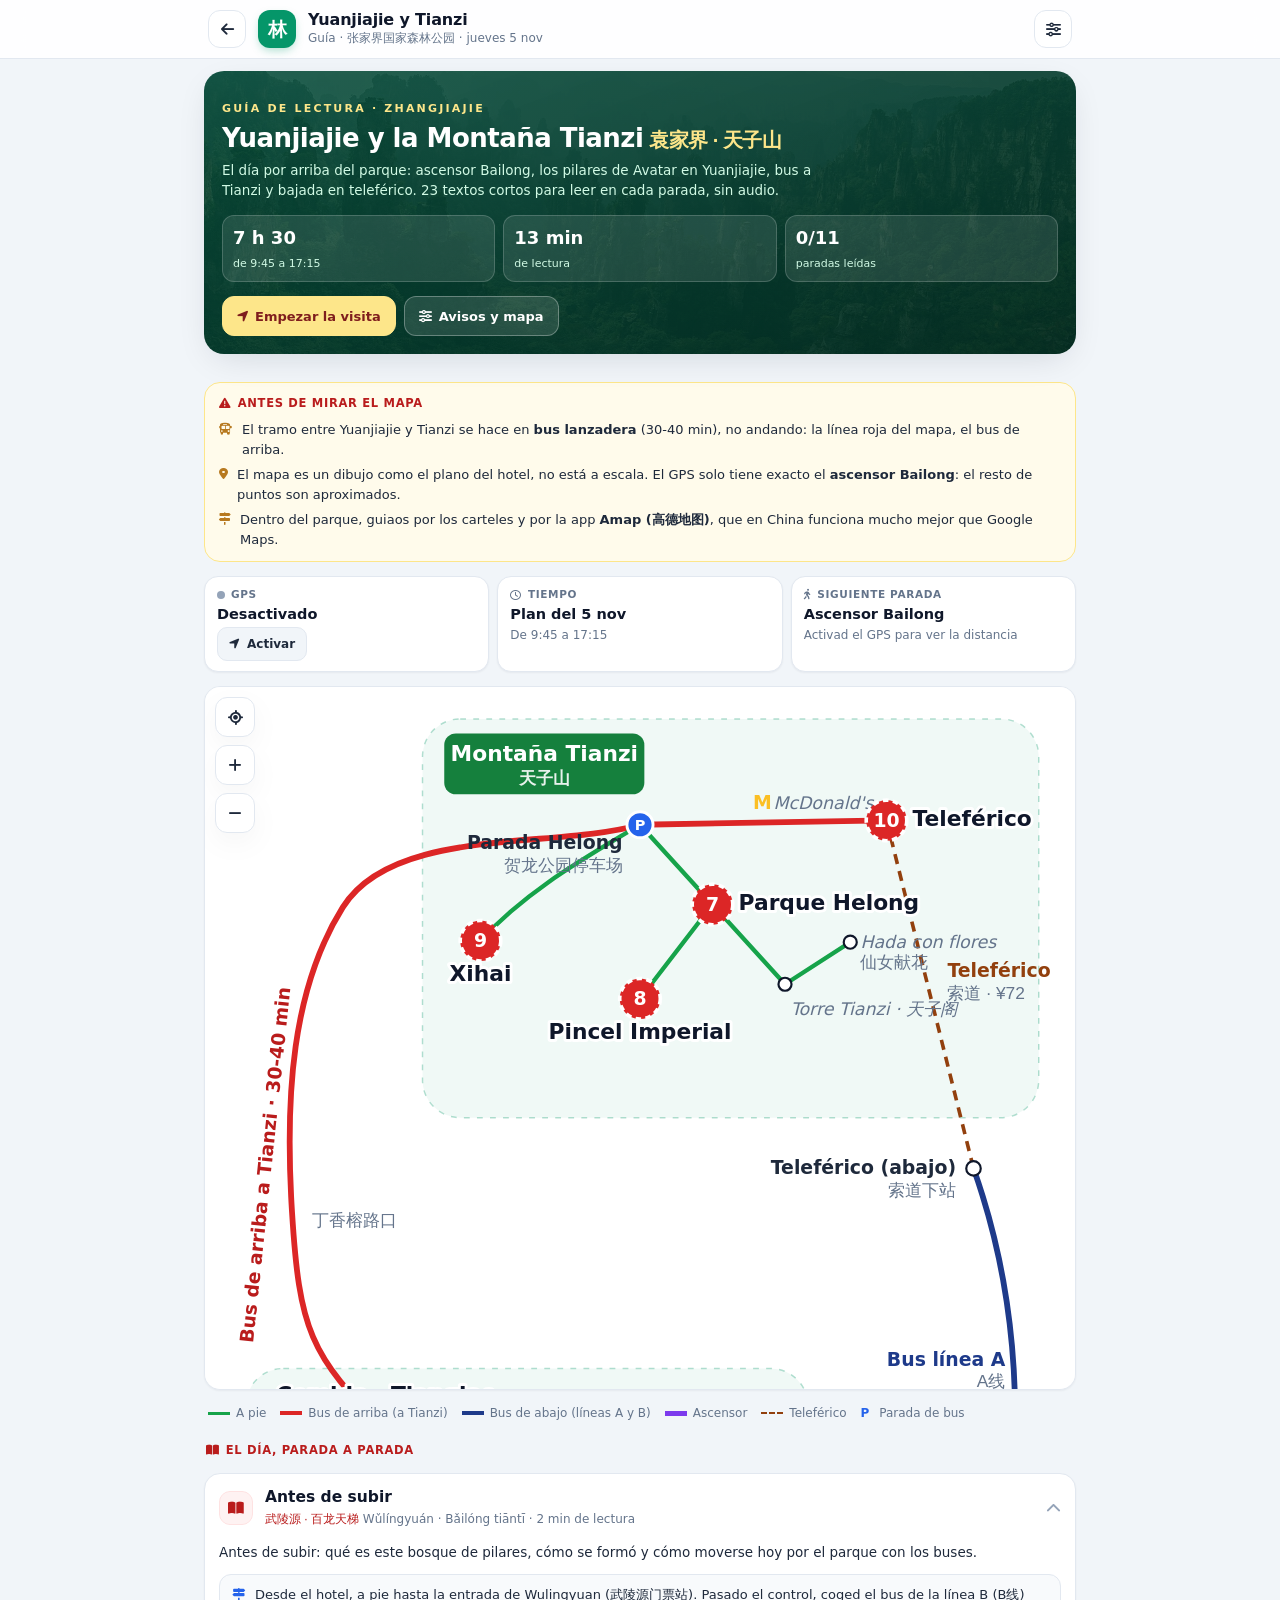
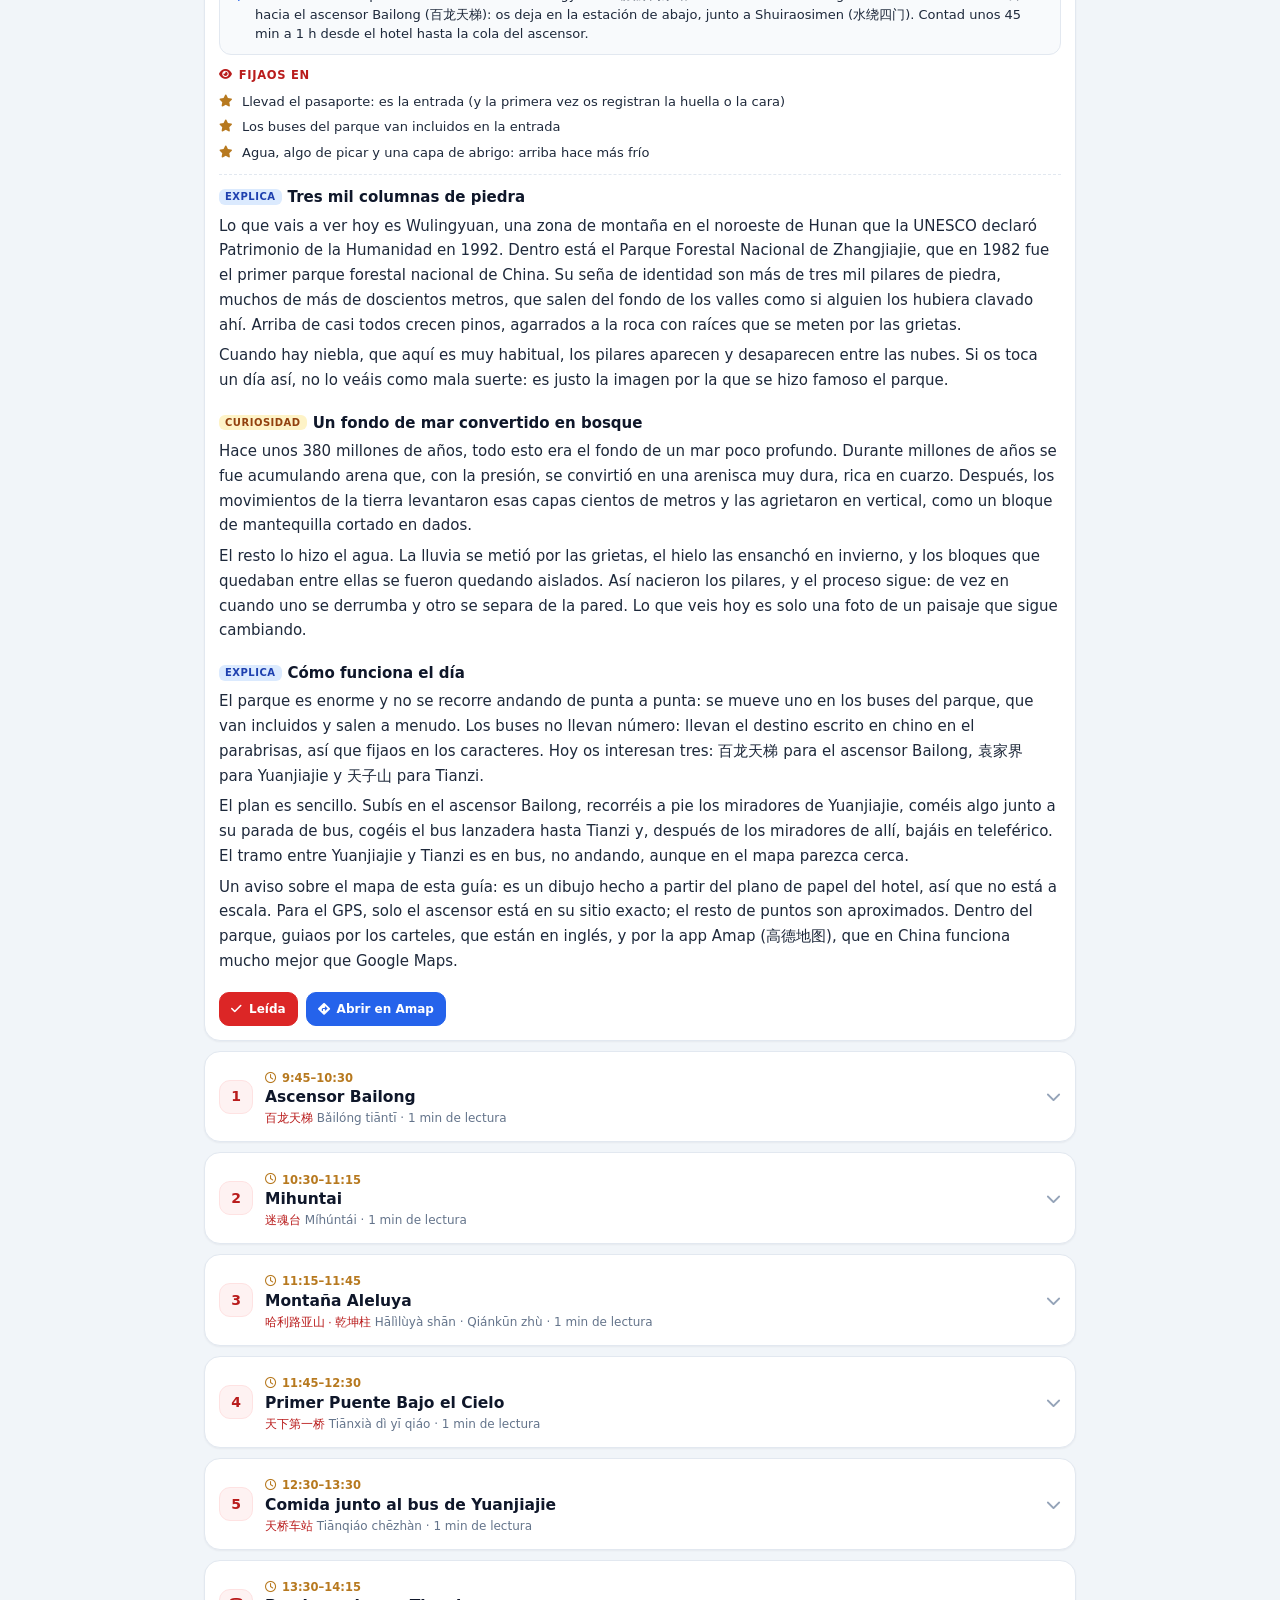
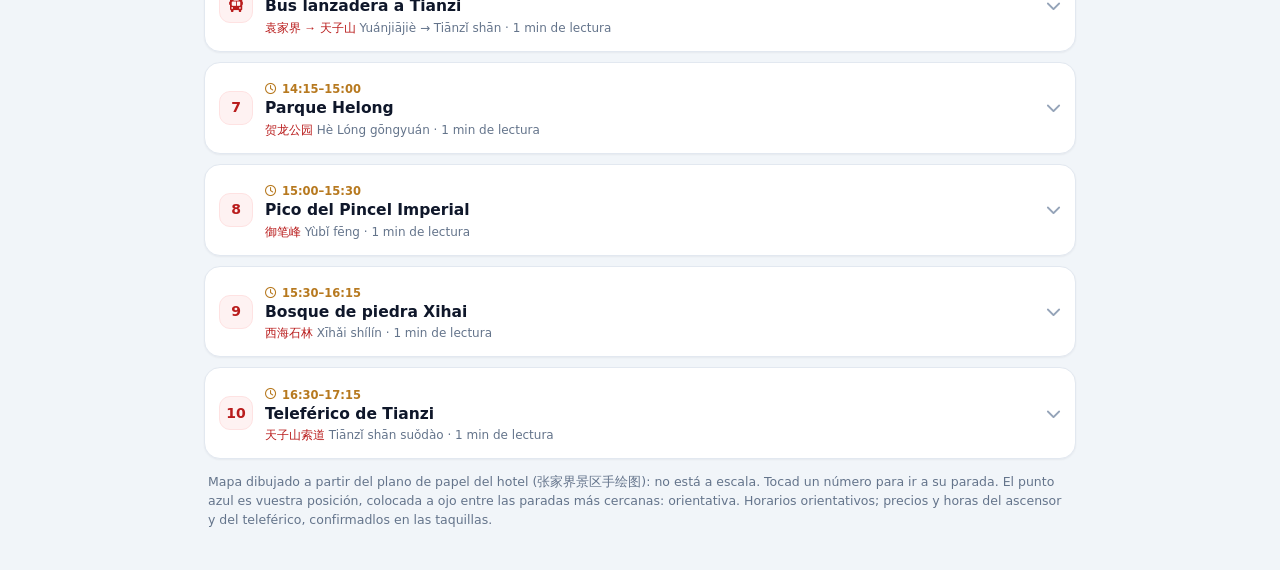
<file: yuanjiajie-tianzi/index.html>
<!doctype html>
<html lang="es">
<head>
<meta charset="utf-8">
<meta name="viewport" content="width=device-width, initial-scale=1, viewport-fit=cover">
<meta name="theme-color" content="#FFFFFF">
<script>try{var t=localStorage.getItem("china-tema");if(t==="oscuro"||(t!=="claro"&&matchMedia("(prefers-color-scheme: dark)").matches)){document.documentElement.dataset.tema="oscuro";document.querySelector('meta[name="theme-color"]').content="#0F172A"}}catch(e){}</script>
<meta name="apple-mobile-web-app-capable" content="yes">
<meta name="mobile-web-app-capable" content="yes">
<meta name="apple-mobile-web-app-title" content="Yuanjiajie">
<meta name="format-detection" content="telephone=no">
<link rel="manifest" href="../manifest.webmanifest">
<link rel="apple-touch-icon" href="../icon-180.png">
<link rel="icon" href="../icon-180.png">
<title>Yuanjiajie y Tianzi · Guía</title>
<link rel="stylesheet" href="https://cdnjs.cloudflare.com/ajax/libs/font-awesome/6.4.0/css/all.min.css">
<link rel="stylesheet" href="../audioguia/guia.css">
<style>
  /* El verde de Zhangjiajie en la app, en lugar del rojo de los palacios */
  .portada{background:linear-gradient(160deg,rgba(6,78,59,.86),rgba(2,44,34,.93)),url(../img/zhangjiajie.jpg) center/cover}
  .portada p,.kpis small{color:#D1FAE5}
  .logo{background:#059669;box-shadow:0 4px 10px -2px rgba(5,150,105,.35)}
</style>
</head>
<body>
<header class="top">
  <div class="top-in">
    <a class="volver" href="../#viaje/zhangjiajie" aria-label="Volver a la app del viaje"><i class="fa-solid fa-arrow-left"></i></a>
    <span class="logo" aria-hidden="true">林</span>
    <div class="tit"><h1>Yuanjiajie y Tianzi</h1><p id="sub">Guía · 张家界国家森林公园 · jueves 5 nov</p></div>
    <button class="ico" data-act="ajustes" aria-label="Avisos y mapa"><i class="fa-solid fa-sliders"></i></button>
  </div>
</header>

<main>
  <section class="portada" id="portada"></section>
  <div id="llegada"></div>
  <div class="avisos" role="note">
    <p class="lbl" style="margin:0"><i class="fa-solid fa-triangle-exclamation"></i>Antes de mirar el mapa</p>
    <ul class="mira">
      <li><i class="fa-solid fa-bus"></i><span>El tramo entre Yuanjiajie y Tianzi se hace en <b>bus lanzadera</b> (30-40 min), no andando: la línea roja del mapa, el bus de arriba.</span></li>
      <li><i class="fa-solid fa-location-dot"></i><span>El mapa es un dibujo como el plano del hotel, no está a escala. El GPS solo tiene exacto el <b>ascensor Bailong</b>: el resto de puntos son aproximados.</span></li>
      <li><i class="fa-solid fa-signs-post"></i><span>Dentro del parque, guiaos por los carteles y por la app <b>Amap (高德地图)</b>, que en China funciona mucho mejor que Google Maps.</span></li>
    </ul>
  </div>
  <div class="estado" id="estado"></div>
  <div class="mapaW">
    <div id="mapa" role="region" aria-label="Mapa del día en el parque"></div>
    <div class="mapaB">
      <button data-act="seguir" id="bSeguir" aria-label="Dónde estoy"><i class="fa-solid fa-location-crosshairs"></i></button>
      <button data-act="zoom-mas" aria-label="Acercar el mapa"><i class="fa-solid fa-plus"></i></button>
      <button data-act="zoom-menos" aria-label="Alejar el mapa"><i class="fa-solid fa-minus"></i></button>
    </div>
  </div>
  <div class="leyenda" aria-hidden="true">
    <span><span class="lin verde"></span>A pie</span>
    <span><span class="lin rojo"></span>Bus de arriba (a Tianzi)</span>
    <span><span class="lin azulO"></span>Bus de abajo (líneas A y B)</span>
    <span><span class="lin morado"></span>Ascensor</span>
    <span><span class="lin cable"></span>Teleférico</span>
    <span><b style="color:#2563EB">P</b>&nbsp;Parada de bus</span>
  </div>
  <p class="lbl"><i class="fa-solid fa-book-open"></i>El día, parada a parada</p>
  <div id="paradas" style="display:grid;gap:10px"></div>
  <p class="n" style="padding:0 4px">Mapa dibujado a partir del plano de papel del hotel (张家界景区手绘图): no está a escala. Tocad un número para ir a su parada. El punto azul es vuestra posición, colocada a ojo entre las paradas más cercanas: orientativa. Horarios orientativos; precios y horas del ascensor y del teleférico, confirmadlos en las taquillas.</p>
</main>

<div class="repro" id="repro"></div>
<dialog id="dlg"><div class="hoja" id="hoja"></div></dialog>
<div class="aviso" id="aviso" role="status" aria-live="polite"></div>

<script src="guion.js"></script>
<script>
/* ============================================================
   RECORRIDO del jueves 5 de noviembre en el Parque Forestal de Zhangjiajie (Wulingyuan).
   Guía de lectura: sin audio, con los textos a la vista y la hora prevista de cada parada.
   Coordenadas en WGS-84. Solo el ascensor Bailong es exacto (Wikidata: 29°21′05″N 110°27′41″E);
   el resto son aproximadas, y el radio de aviso es amplio por eso.
   Las paradas sin coordenadas (antes de subir y el bus) no tienen pin ni aviso.
   bus:true = a esa parada se llega en bus, no andando (en la pantalla dice «en bus lanzadera»).
   [id, nombre, chino, pinyin, lat, lon, minutos, radio de aviso (m), búsqueda en Amap, cómo llegar, {h, f, exacto, bus, xy, et, corto}]
   xy: sitio en el mapa dibujado (viewBox 600×880, norte arriba), et: lado de la etiqueta, corto: nombre en el mapa.
   El dibujo sigue el plano de papel del hotel (张家界景区手绘图): no está a escala.
   ============================================================ */
const FONDO=`
<rect class="papel" width="600" height="880"/>
<rect class="zona" x="150" y="22" width="425" height="275" rx="26"/>
<rect class="zona" x="28" y="470" width="388" height="290" rx="26"/>
<g><rect class="rotulo" x="165" y="32" width="138" height="42" rx="8"/><text class="rotulo-t" x="234" y="51" text-anchor="middle">Montaña Tianzi</text><text class="rotulo-z" x="234" y="67" text-anchor="middle">天子山</text></g>
<g><rect class="rotulo" x="232" y="707" width="122" height="42" rx="8"/><text class="rotulo-t" x="293" y="726" text-anchor="middle">Yuanjiajie</text><text class="rotulo-z" x="293" y="742" text-anchor="middle">袁家界</text></g>
<g><path class="flechaN" d="M30 772 L40 798 L30 792 L20 798 Z"/><text class="norte" x="30" y="814" text-anchor="middle">N</text></g>
<path class="rio" d="M400 772 C330 805 235 812 120 862"/>
<text class="lblS" x="150" y="836">Arroyo del Látigo Dorado · 金鞭溪 (mañana)</text>
<path class="busA" d="M300 95 C240 112 130 96 95 152 S55 282 60 362 S72 462 125 512 L218 522 L335 535"/>
<path class="busA" d="M300 95 L470 92"/>
<text class="lblR" transform="rotate(-84 46 330)" x="46" y="330" text-anchor="middle">Bus de arriba a Tianzi · 30-40 min</text>
<text class="lblz" x="74" y="372">丁香榕路口</text>
<path class="busB" d="M530 332 C562 422 566 522 548 600"/>
<path class="busB" d="M548 600 C522 700 470 748 392 728"/>
<text class="lblB" x="552" y="468" text-anchor="end">Bus línea A</text><text class="lblz" x="552" y="483" text-anchor="end">A线</text>
<text class="lblB" x="452" y="782" text-anchor="middle">Bus línea B · B线</text>
<path class="cable" d="M470 92 L530 332"/>
<text class="lblC" x="512" y="200">Teleférico</text><text class="lblz" x="512" y="215">索道 · ¥72</text>
<circle class="puntoH" cx="530" cy="332" r="5"/><text class="et" x="518" y="336" text-anchor="end">Teleférico (abajo)</text><text class="lblz" x="518" y="351" text-anchor="end">索道下站</text>
<path class="ascensor" d="M372 560 L392 728"/>
<text class="lblV" x="402" y="666">326 m · ¥65</text>
<circle class="puntoH" cx="372" cy="560" r="5"/><text class="lblz" x="386" y="566">天梯上站</text>
<circle class="puntoH" cx="392" cy="728" r="5"/><text class="et" x="402" y="707">Ascensor (abajo)</text><text class="lblz" x="402" y="722">天梯下站 · 水绕四门</text>
<path class="pie" d="M372 560 C340 585 318 598 300 605 S258 636 240 650 S186 680 162 684 S108 660 100 625 S96 590 100 575 S112 530 125 512"/>
<circle class="puntoH" cx="300" cy="605" r="4.5"/><text class="lblS" x="312" y="624">Jardín trasero</text><text class="lblz" x="312" y="639">后花园</text>
<circle class="puntoH" cx="100" cy="575" r="4.5"/><text class="lblS" x="112" y="578">Mirador del puente</text><text class="lblz" x="112" y="593">望桥台</text>
<path class="pie" d="M300 95 L350 150 L300 215 M350 150 L400 205 L445 176 M300 95 C262 118 222 140 190 175"/>
<circle class="puntoH" cx="400" cy="205" r="4.5"/><text class="lblS" x="404" y="226">Torre Tianzi · 天子阁</text>
<circle class="puntoH" cx="445" cy="176" r="4.5"/><text class="lblS" x="452" y="180">Hada con flores</text><text class="lblz" x="452" y="194">仙女献花</text>
<text class="mc" x="378" y="84">M</text><text class="lblS" x="392" y="84">McDonald's</text>
<g class="parada-bus"><circle cx="300" cy="95" r="9"/><text x="300" y="98.5" text-anchor="middle">P</text></g>
<text class="et" x="288" y="112" text-anchor="end">Parada Helong</text><text class="lblz" x="288" y="127" text-anchor="end">贺龙公园停车场</text>
<g class="parada-bus"><circle cx="218" cy="522" r="9"/><text x="218" y="525.5" text-anchor="middle">P</text></g>
<text class="lblz" x="218" y="548" text-anchor="middle">迷魂台车站</text>
<g class="parada-bus"><circle cx="335" cy="535" r="9"/><text x="335" y="538.5" text-anchor="middle">P</text></g>
<text class="lblz" x="335" y="518" text-anchor="middle">百龙天梯车站</text>
<g class="parada-bus"><circle cx="548" cy="600" r="9"/><text x="548" y="603.5" text-anchor="middle">P</text></g>
<text class="et" x="534" y="596" text-anchor="end">Entrada Wulingyuan</text><text class="lblz" x="534" y="611" text-anchor="end">武陵源门票站</text>
<circle class="pto" cx="575" cy="660" r="5"/><text class="et" x="592" y="684" text-anchor="end">Hotel</text><text class="lblz" x="592" y="699" text-anchor="end">天崇云海</text>
`;
const CFG={
 clave:"zjj5",                              // prefijo de lo guardado en el móvil
 lectura:true,
 ciudad:"Zhangjiajie",czh:"张家界",fecha:"2026-11-05",
 titulo:"Yuanjiajie y la Montaña Tianzi",zh:"袁家界 · 天子山",
 texto:n=>`El día por arriba del parque: ascensor Bailong, los pilares de Avatar en Yuanjiajie, bus a Tianzi y bajada en teleférico. ${n} textos cortos para leer en cada parada, sin audio.`,
 esquema:{vb:"0 0 600 880",anclas:[[29.345,110.55,548,600]],   // anclas extra [lat, lon, x, y]: la entrada de Wulingyuan
  titulo:"Mapa dibujado del día: Yuanjiajie, Tianzi, ascensor y teleférico",fondo:FONDO},
 consejos:[
  "Amap (高德地图) es el mapa que mejor funciona en China: buscad los nombres en chino que salen en cada parada.",
  "Los buses del parque no llevan número: llevan el destino en chino en el parabrisas (百龙天梯, 天子山, 武陵源) o la línea (A线, B线).",
  "Guardad la comida en la mochila: los macacos saben abrir bolsas.",
  "Arriba hace varios grados menos que en Wulingyuan, y con niebla se nota: llevad una capa.",
  "Los puntos aproximados avisan cuando estáis cerca, no al llegar: si no salta el aviso, tocad la parada."],
 ruta:[
 ["intro","Antes de subir","武陵源 · 百龙天梯","Wǔlíngyuán · Bǎilóng tiāntī",null,null,0,0,"武陵源门票站",
  "Desde el hotel, a pie hasta la entrada de Wulingyuan (武陵源门票站). Pasado el control, coged el bus de la línea B (B线) hacia el ascensor Bailong (百龙天梯): os deja en la estación de abajo, junto a Shuiraosimen (水绕四门). Contad unos 45 min a 1 h desde el hotel hasta la cola del ascensor."],
 ["bailong","Ascensor Bailong","百龙天梯","Bǎilóng tiāntī",29.3515,110.4615,45,120,"百龙天梯",
  "Se paga aparte de la entrada del parque: ¥65 por trayecto según el plano del hotel. Arriba (天梯上站), seguid a pie los carteles de Yuanjiajie (袁家界) hacia el Jardín trasero (后花园 · Back Garden).",
  {h:"9:45",f:"10:30",exacto:true,xy:[382,644],et:"r",corto:"Ascensor Bailong"}],
 ["mihuntai","Mihuntai","迷魂台","Míhúntái",29.3480,110.4540,45,250,"迷魂台",
  "Pasado el Jardín trasero (后花园) llegáis a Mihuntai, el primer gran mirador. En el plano del hotel sale como «迷魂台 Enchanting», justo a la derecha de la Montaña Aleluya.",
  {h:"10:30",f:"11:15",xy:[240,650],et:"b",corto:"Mihuntai"}],
 ["aleluya","Montaña Aleluya","哈利路亚山 · 乾坤柱","Hālìlùyà shān · Qiánkūn zhù",29.3470,110.4510,30,250,"乾坤柱",
  "A pocos minutos de Mihuntai, siguiendo el camino: en los carteles, «Avatar Hallelujah Mountain» o 乾坤柱 (en el plano, «Heaven Pillar»). El pilar se ve desde los miradores del borde.",
  {h:"11:15",f:"11:45",xy:[162,684],et:"b",corto:"Montaña Aleluya"}],
 ["puente","Primer Puente Bajo el Cielo","天下第一桥","Tiānxià dì yī qiáo",29.3492,110.4482,45,250,"天下第一桥",
  "Seguid el camino hasta el puente (天下第一桥, «Greatest Natural Bridge» en el plano). La mejor vista del arco es desde el mirador del puente (望桥台), de camino a la parada de bus.",
  {h:"11:45",f:"12:30",xy:[100,625],et:"b",corto:"Primer Puente"}],
 ["comida","Comida junto al bus de Yuanjiajie","天桥车站","Tiānqiáo chēzhàn",29.3528,110.4492,60,250,"袁家界 天桥车站",
  "Desde el puente, pasado el mirador, subid unos minutos hasta la parada de bus de Tianqiao (天桥车站 · Tianqiao Stop). Los puestos de comida están alrededor. Si no os convence, la parada de Mihuntai (迷魂台车站) está a 5 min a pie y es la misma línea.",
  {h:"12:30",f:"13:30",xy:[125,512],et:"t",corto:"Comida · Tianqiao"}],
 ["bus","Bus lanzadera a Tianzi","袁家界 → 天子山","Yuánjiājiè → Tiānzǐ shān",null,null,0,0,"天子山",
  "En la misma parada, coged el bus de arriba que pone 天子山 (Tianzi) en el parabrisas: la línea roja del mapa. Son 30-40 min: en bus, no andando. Os deja en la parada del Parque Helong (贺龙公园停车场), con un McDonald's al lado.",
  {h:"13:30",f:"14:15",bus:true}],
 ["helong","Parque Helong","贺龙公园","Hè Lóng gōngyuán",29.3925,110.4380,45,250,"贺龙公园",
  "Al bajar del bus, seguid a pie los carteles del Parque Helong (贺龙公园 · Helong Park). La estatua de bronce del mariscal (贺龙铜像) está a pocos minutos.",
  {h:"14:15",f:"15:00",bus:true,xy:[350,150],et:"r",corto:"Parque Helong"}],
 ["yubi","Pico del Pincel Imperial","御笔峰","Yùbǐ fēng",29.3946,110.4338,30,250,"御笔峰",
  "Desde la estatua, seguid los carteles de 御笔峰 («Yubi Peak» o «Imperial Writing Brush») hasta su mirador, a pocos minutos.",
  {h:"15:00",f:"15:30",xy:[300,215],et:"b",corto:"Pincel Imperial"}],
 ["xihai","Bosque de piedra Xihai","西海石林","Xīhǎi shílín",29.3895,110.4300,45,300,"西海石林",
  "Volved hacia la parada de Helong y tomad el camino del oeste, con los carteles de 点将台 («Arranjing Battles Platform» en el plano) y 西海: los miradores dan a la hondonada.",
  {h:"15:30",f:"16:15",xy:[190,175],et:"b",corto:"Xihai"}],
 ["teleferico","Teleférico de Tianzi","天子山索道","Tiānzǐ shān suǒdào",29.3905,110.4452,45,250,"天子山索道上站",
  "Desde la parada de Helong, hacia el este, pasado el McDonald's, está la estación de arriba (索道上站 · Upper Station). ¥72 por trayecto según el plano del hotel. Abajo, coged el bus de la línea A (A线) hasta la entrada de Wulingyuan. En noviembre anochece hacia las 18:00: no lo apuréis.",
  {h:"16:30",f:"17:15",xy:[470,92],et:"r",corto:"Teleférico"}]
 ]
};
</script>
<script src="../audioguia/guia.js"></script>
</body>
</html>
</file>
<file: audioguia/guia.css>
/* ============================================================
   Audioguías de la app: misma paleta que el viaje, con el rojo
   y el oro de los palacios. Cada guía pone su foto en --foto.
   ============================================================ */
:root{
  --bg:#F1F5F9; --surface:#FFFFFF; --soft:#F8FAFC; --ink:#0F172A; --text:#1E293B; --muted:#64748B; --faint:#94A3B8;
  --line:#E2E8F0; --line2:#F1F5F9;
  --red:#DC2626; --red7:#B91C1C; --red50:#FEF2F2; --red100:#FEE2E2;
  --blue:#2563EB; --ok:#059669; --warn:#B45309; --oro:#B7791F; --oro50:#FFFBEB; --oro200:#FDE68A;
  --sh:0 1px 2px rgba(15,23,42,.05); --sh2:0 10px 35px -10px rgba(15,23,42,.15);
  --f:ui-sans-serif,system-ui,-apple-system,"Segoe UI",Roboto,"Helvetica Neue",Arial,"Noto Sans",sans-serif;
  --fz:"PingFang SC","Hiragino Sans GB","Microsoft YaHei","Noto Sans CJK SC",sans-serif;
  --st:env(safe-area-inset-top,0px); --sb:env(safe-area-inset-bottom,0px);
  color-scheme:light;
}
:root[data-tema="oscuro"]{--bg:#020617; --surface:#0F172A; --soft:#111C31; --ink:#F8FAFC; --text:#E2E8F0; --muted:#94A3B8; --faint:#64748B;
  --line:#1E293B; --line2:#162033; --red50:#2A0F12; --red100:#3B1216; --red7:#F87171; --blue:#3B82F6; --ok:#34D399; --warn:#FBBF24;
  --oro:#F6C453; --oro50:#2B2111; --oro200:#5C4516;
  --sh:0 1px 2px rgba(0,0,0,.4); --sh2:0 10px 35px -10px rgba(0,0,0,.7); color-scheme:dark}
*{box-sizing:border-box;-webkit-tap-highlight-color:transparent}
html{-webkit-text-size-adjust:100%}
body{margin:0;background:var(--bg);color:var(--text);font:15px/1.5 var(--f);-webkit-font-smoothing:antialiased;min-height:100vh;
  padding-bottom:calc(150px + var(--sb))}
h1,h2,h3,p{margin:0}
button{font:inherit;color:inherit;cursor:pointer}
a{color:inherit}
:focus-visible{outline:2px solid var(--blue);outline-offset:2px}
.zh{font-family:var(--fz);color:var(--red7)}
.n{color:var(--muted);font-size:12.5px}
.oculto{display:none!important}

/* ---------- Cabecera ---------- */
.top{position:sticky;top:0;z-index:600;background:color-mix(in srgb,var(--surface) 90%,transparent);backdrop-filter:blur(12px);-webkit-backdrop-filter:blur(12px);
  border-bottom:1px solid var(--line);padding-top:var(--st)}
.top-in{max-width:56rem;margin:0 auto;padding:10px 16px;display:flex;align-items:center;gap:12px}
.volver{display:grid;place-items:center;width:38px;height:38px;border-radius:12px;border:1px solid var(--line);background:var(--surface);text-decoration:none;flex:none}
.logo{width:38px;height:38px;border-radius:12px;background:var(--red);color:#fff;display:grid;place-items:center;font:900 19px/1 var(--fz);flex:none;
  box-shadow:0 4px 10px -2px rgba(220,38,38,.35)}
.tit{min-width:0;flex:1}
.tit h1{font-size:16px;font-weight:900;color:var(--ink);line-height:1.1;letter-spacing:-.01em}
.tit p{font-size:12px;color:var(--muted);white-space:nowrap;overflow:hidden;text-overflow:ellipsis}
.ico{width:38px;height:38px;border-radius:12px;border:1px solid var(--line);background:var(--surface);display:grid;place-items:center;flex:none}

main{max-width:56rem;margin:0 auto;padding:12px;display:grid;gap:14px}
.card{background:var(--surface);border:1px solid var(--line);border-radius:16px;box-shadow:var(--sh);padding:16px}
.btn{font:700 13px var(--f);min-height:40px;padding:8px 14px;border-radius:12px;border:1px solid var(--line);background:var(--line2);color:var(--text);
  display:inline-flex;align-items:center;justify-content:center;gap:7px;text-decoration:none;transition:transform .12s}
.btn:active{transform:scale(.96)}
.btn.pri{background:var(--red);border-color:var(--red);color:#fff}
.btn.azul{background:var(--blue);border-color:var(--blue);color:#fff}
.btn.sm{min-height:34px;padding:5px 11px;font-size:12px;border-radius:10px}
.btns{display:flex;flex-wrap:wrap;gap:8px}

/* ---------- Portada ---------- */
.portada{position:relative;overflow:hidden;border-radius:20px;color:#fff;padding:22px 18px 18px;
  background:linear-gradient(160deg,rgba(127,29,29,.88),rgba(69,10,10,.92)),var(--foto,url(../img/pekin.jpg)) center/cover;box-shadow:var(--sh2)}
.portada .eb{font-size:11px;font-weight:900;letter-spacing:.2em;text-transform:uppercase;color:#FDE68A}
.portada h2{font-size:26px;font-weight:900;letter-spacing:-.02em;line-height:1.1;margin-top:6px}
.portada h2 span{font-family:var(--fz);font-weight:700;color:#FDE68A;font-size:20px;margin-left:6px}
.portada p{color:#FEE2E2;font-size:13.5px;margin-top:8px;max-width:38rem}
.kpis{display:grid;grid-template-columns:repeat(3,1fr);gap:8px;margin-top:14px}
.kpis div{background:rgba(255,255,255,.1);border:1px solid rgba(255,255,255,.18);border-radius:12px;padding:8px 10px}
.kpis b{display:block;font-size:18px;font-weight:900}
.kpis small{font-size:11px;color:#FECACA}
.portada .btns{margin-top:14px}
.portada .btn{border-color:rgba(255,255,255,.3);background:rgba(255,255,255,.12);color:#fff}
.portada .btn.pri{background:#FDE68A;border-color:#FDE68A;color:#7F1D1D}

/* ---------- Mapa ---------- */
.mapaW{position:relative;border-radius:16px;overflow:hidden;border:1px solid var(--line);box-shadow:var(--sh);background:var(--soft)}
#mapa{height:min(46vh,420px);background:#EDE7DA}
[data-tema="oscuro"] #mapa{background:#1A1F2B}
[data-tema="oscuro"] .leaflet-tile-pane{filter:brightness(.72) contrast(1.1) saturate(.8)}
.mapaB{position:absolute;right:10px;top:10px;z-index:500;display:grid;gap:8px}
.mapaB button{width:40px;height:40px;border-radius:12px;border:1px solid var(--line);background:var(--surface);box-shadow:var(--sh2);display:grid;place-items:center}
.mapaB button.on{background:var(--blue);border-color:var(--blue);color:#fff}
.pinP{display:grid;place-items:center;width:26px;height:26px;border-radius:50%;background:var(--red);color:#fff;font:800 11px/1 var(--f);
  border:2px solid #fff;box-shadow:0 2px 6px rgba(0,0,0,.35)}
.pinP.oido{background:#94A3B8}
.pinP.act{background:#B7791F;transform:scale(1.25)}
.yo{width:18px;height:18px;border-radius:50%;background:#2563EB;border:3px solid #fff;box-shadow:0 0 0 6px rgba(37,99,235,.25),0 2px 6px rgba(0,0,0,.35)}
.leaflet-container{font:inherit}
.leaflet-tooltip.tt{font-weight:700;font-size:11.5px;padding:3px 7px;border-radius:8px}

/* ---------- Estado: GPS, siguiente parada y plan ---------- */
.estado{display:grid;gap:8px;grid-template-columns:1fr 1fr}
.est{background:var(--surface);border:1px solid var(--line);border-radius:14px;padding:10px 12px;box-shadow:var(--sh);min-width:0}
.est small{display:flex;align-items:center;gap:6px;font-size:10.5px;font-weight:800;text-transform:uppercase;letter-spacing:.06em;color:var(--muted)}
.est b{display:block;font-size:14.5px;font-weight:800;color:var(--ink);margin-top:2px;line-height:1.25}
.est span{font-size:12px;color:var(--muted)}
.est.ancha{grid-column:1/-1}
.punto{width:8px;height:8px;border-radius:50%;background:var(--faint)}
.punto.ok{background:#10B981;animation:late 1.6s infinite}
@keyframes late{50%{opacity:.35}}
.flecha{display:inline-block;transition:transform .3s}
.llegada{display:flex;align-items:center;gap:12px;background:var(--oro50);border:1px solid var(--oro200);border-radius:16px;padding:12px 14px}
.llegada i.fa-location-dot{color:var(--oro);font-size:20px}
.llegada div{flex:1;min-width:0}
.llegada b{display:block;color:var(--ink)}

/* ---------- Paradas ---------- */
.lbl{display:flex;align-items:center;gap:6px;font-size:11.5px;font-weight:800;color:var(--red7);text-transform:uppercase;letter-spacing:.06em;margin:6px 2px 0}
.parada{background:var(--surface);border:1px solid var(--line);border-radius:16px;box-shadow:var(--sh);overflow:hidden;scroll-margin-top:calc(var(--st) + 70px)}
.parada.act{border-color:var(--oro);box-shadow:0 0 0 2px color-mix(in srgb,var(--oro) 40%,transparent),var(--sh2)}
.pc{width:100%;display:flex;align-items:center;gap:12px;padding:14px;border:0;background:none;text-align:left}
.num{flex:none;width:34px;height:34px;border-radius:11px;background:var(--red50);color:var(--red7);display:grid;place-items:center;font-weight:900;font-size:14px;
  border:1px solid var(--red100)}
.parada.hecha .num{background:var(--line2);color:var(--muted);border-color:var(--line)}
.parada.hecha .num::after{content:"\f00c";font:900 12px "Font Awesome 6 Free"}
.parada.hecha .num span{display:none}
.pc .tx{flex:1;min-width:0}
.pc b{display:block;font-size:15.5px;font-weight:800;color:var(--ink);line-height:1.25}
.pc .sub{display:block;font-size:12px;color:var(--muted);margin-top:2px}
.pc .chev{color:var(--faint);transition:transform .2s}
.parada.abierta .chev{transform:rotate(180deg)}
.pb{display:none;padding:0 14px 14px}
.parada.abierta .pb{display:grid;gap:12px}
.resumen{font-size:13.5px;color:var(--text)}
.ir{display:flex;gap:10px;background:var(--soft);border:1px solid var(--line);border-radius:12px;padding:10px 12px;font-size:13px}
.ir i{color:var(--blue);margin-top:3px}
.mira{margin:0;padding:0;list-style:none;display:grid;gap:6px}
.mira li{display:flex;gap:9px;font-size:13px;align-items:flex-start}
.mira li i{color:var(--oro);margin-top:3px;font-size:12px}
.pistas{display:grid;gap:6px}
.pista{display:flex;align-items:center;gap:10px;width:100%;text-align:left;border:1px solid var(--line);background:var(--soft);border-radius:12px;padding:9px 10px}
.pista .pl{flex:none;width:32px;height:32px;border-radius:50%;background:var(--surface);border:1px solid var(--line);display:grid;place-items:center;color:var(--red)}
.pista.sonando{border-color:var(--red);background:var(--red50)}
.pista.sonando .pl{background:var(--red);color:#fff;border-color:var(--red)}
.pista.oida .pl{color:var(--ok)}
.pista .tx{flex:1;min-width:0}
.pista b{display:block;font-size:13.5px;font-weight:700;color:var(--ink);line-height:1.3}
.pista small{font-size:11.5px;color:var(--muted)}
.tipo{display:inline-block;font-size:10px;font-weight:800;text-transform:uppercase;letter-spacing:.05em;padding:1px 6px;border-radius:6px;margin-right:6px}
.t-explica{background:#DBEAFE;color:#1E40AF}.t-historia{background:#FEE2E2;color:#991B1B}.t-curiosidad{background:#FEF3C7;color:#92400E}.t-leyenda{background:#EDE9FE;color:#5B21B6}
[data-tema="oscuro"] .t-explica{background:#172554;color:#93C5FD}[data-tema="oscuro"] .t-historia{background:#3B1216;color:#FCA5A5}
[data-tema="oscuro"] .t-curiosidad{background:#3A2A0A;color:#FCD34D}[data-tema="oscuro"] .t-leyenda{background:#2E1065;color:#C4B5FD}
details.texto{border-top:1px dashed var(--line);padding-top:8px}
details.texto summary{font-size:12.5px;font-weight:700;color:var(--muted);cursor:pointer;list-style:none}
details.texto summary::-webkit-details-marker{display:none}
details.texto h4{margin:12px 0 4px;font-size:13.5px;color:var(--ink)}
details.texto p{font-size:14px;line-height:1.6;margin:0 0 6px}

/* ---------- Reproductor fijo ---------- */
.repro{position:fixed;left:0;right:0;bottom:0;z-index:700;background:color-mix(in srgb,var(--surface) 96%,transparent);backdrop-filter:blur(14px);
  -webkit-backdrop-filter:blur(14px);border-top:1px solid var(--line);box-shadow:0 -6px 24px rgba(15,23,42,.14);padding:10px 14px max(12px,var(--sb))}
.repro-in{max-width:56rem;margin:0 auto}
.rinfo{display:flex;align-items:center;gap:10px;min-width:0;border:0;background:none;padding:0;width:100%;text-align:left}
.rinfo .tx{flex:1;min-width:0}
.rinfo b{display:block;font-size:14px;font-weight:800;color:var(--ink);white-space:nowrap;overflow:hidden;text-overflow:ellipsis}
.rinfo small{display:block;font-size:12px;color:var(--muted);white-space:nowrap;overflow:hidden;text-overflow:ellipsis}
.barra{height:4px;border-radius:4px;background:var(--line);margin:8px 0 6px;overflow:hidden}
.barra i{display:block;height:100%;width:0;background:var(--red);transition:width .3s}
.ctrl{display:flex;align-items:center;justify-content:space-between;gap:6px}
.ctrl button{border:0;background:none;width:44px;height:44px;border-radius:50%;display:grid;place-items:center;font-size:17px;color:var(--text)}
.ctrl button:active{background:var(--line2)}
.ctrl .play{width:56px;height:56px;background:var(--red);color:#fff;font-size:21px;box-shadow:0 6px 16px -4px rgba(220,38,38,.55)}
.ctrl .vel{font-size:12.5px;font-weight:800;width:auto;padding:0 8px;border-radius:10px;border:1px solid var(--line)}
.frase{font-size:12.5px;color:var(--text);line-height:1.45;max-height:2.9em;overflow:hidden;margin-top:6px;opacity:.85}

/* ---------- Hoja de ajustes ---------- */
dialog{border:0;padding:0;border-radius:20px 20px 0 0;margin:auto auto 0;width:100%;max-width:36rem;background:var(--surface);color:var(--text);
  max-height:88vh;box-shadow:var(--sh2)}
dialog::backdrop{background:rgba(15,23,42,.45)}
.hoja{padding:18px 18px calc(20px + var(--sb));display:grid;gap:14px}
.hoja h3{font-size:18px;font-weight:900;color:var(--ink);display:flex;align-items:center;justify-content:space-between}
.hoja label{font-size:12px;font-weight:800;color:var(--muted);text-transform:uppercase;letter-spacing:.05em}
.hoja select{width:100%;font:inherit;padding:10px 12px;border-radius:12px;border:1px solid var(--line);background:var(--soft);color:var(--text);margin-top:6px}
.fila{display:flex;align-items:center;justify-content:space-between;gap:12px}
.fila span{font-size:14px}
.sw{appearance:none;-webkit-appearance:none;width:46px;height:28px;border-radius:999px;background:var(--line);position:relative;flex:none;transition:background .2s;margin:0}
.sw::after{content:"";position:absolute;top:3px;left:3px;width:22px;height:22px;border-radius:50%;background:#fff;box-shadow:var(--sh);transition:transform .2s}
.sw:checked{background:var(--ok)}
.sw:checked::after{transform:translateX(18px)}
.aviso{position:fixed;left:50%;transform:translateX(-50%);bottom:calc(160px + var(--sb));z-index:900;background:var(--ink);color:var(--surface);font-size:13px;font-weight:600;
  padding:10px 14px;border-radius:12px;box-shadow:var(--sh2);opacity:0;pointer-events:none;transition:opacity .2s;max-width:calc(100% - 32px)}
.aviso.on{opacity:1}
@media (min-width:768px){#mapa{height:440px}.estado{grid-template-columns:repeat(3,1fr)}.est.ancha{grid-column:auto}}
@media (prefers-reduced-motion:reduce){*{animation:none!important;transition:none!important}}

/* ---------- Guía de lectura (CFG.lectura): sin reproductor, textos a la vista ---------- */
body.solo-lectura{padding-bottom:calc(28px + var(--sb))}
body.solo-lectura .aviso{bottom:calc(24px + var(--sb))}
.pinP.aprox{border-style:dashed;outline:2px dashed color-mix(in srgb,var(--red) 55%,transparent);outline-offset:3px}
.pinP.aprox.act{outline-color:color-mix(in srgb,#B7791F 60%,transparent)}
.pc .hora{display:inline-flex;align-items:center;gap:5px;font-size:11.5px;font-weight:800;color:var(--oro);margin-bottom:1px}
.ir.bus{background:color-mix(in srgb,var(--blue) 9%,var(--surface));border-color:color-mix(in srgb,var(--blue) 35%,var(--line))}
.sitio{display:flex;align-items:center;gap:7px;font-size:12px;color:var(--muted)}
.sitio i{color:var(--faint)}
.sitio.ok i{color:var(--ok)}
.lectura{display:grid;gap:14px;border-top:1px dashed var(--line);padding-top:12px}
.lectura h4{margin:0 0 6px;font-size:15px;color:var(--ink);line-height:1.35}
.lectura h4 .tipo{vertical-align:2px}
.lectura p{font-size:15px;line-height:1.65;margin:0 0 6px}
.avisos{background:var(--oro50);border:1px solid var(--oro200);border-radius:16px;padding:12px 14px;display:grid;gap:8px}
.avisos li{font-size:13px}
.leyenda{display:flex;flex-wrap:wrap;gap:6px 14px;font-size:12px;color:var(--muted);padding:0 4px}
.leyenda span{display:inline-flex;align-items:center;gap:6px}
.leyenda .lin{width:22px;height:0;border-top:3px dotted #B7791F}
.leyenda .lin.bus{border-top:3px dashed #2563EB}
.leyenda .pinP{width:16px;height:16px;font-size:0;border-width:2px;box-shadow:none}
.leyenda .pinP.aprox{outline-offset:1px;outline-width:1px}

/* ---------- Mapa esquemático (CFG.esquema), al estilo del plano de papel del parque ---------- */
.mapaW.esq #mapa{height:auto;max-height:78vh;overflow:auto;background:var(--surface);-webkit-overflow-scrolling:touch;overscroll-behavior:contain}
.mapaW.esq #mapa.ampl{height:72vh}
.esqS{display:block;width:calc(100% * var(--z,1));height:auto;font-family:var(--f);user-select:none;-webkit-user-select:none}
.esqS .papel{fill:var(--surface)}
.esqS .zona{fill:color-mix(in srgb,var(--ok) 6%,transparent);stroke:color-mix(in srgb,var(--ok) 30%,transparent);stroke-dasharray:4 5}
.esqS .rotulo{fill:#15803D;stroke:none}
.esqS .rotulo-t{fill:#fff;font-weight:900;font-size:15px}
.esqS .rotulo-z{fill:#fff;font-family:var(--fz);font-weight:700;font-size:12px;opacity:.9}
.esqS .rio{fill:none;stroke:#7DD3FC;stroke-width:6;stroke-linecap:round;opacity:.8}
.esqS .lago{fill:#BAE6FD;opacity:.7}
.esqS .busA{fill:none;stroke:#DC2626;stroke-width:4;stroke-linecap:round;stroke-linejoin:round}
.esqS .busB{fill:none;stroke:#1E3A8A;stroke-width:4;stroke-linecap:round;stroke-linejoin:round}
.esqS .pie{fill:none;stroke:#16A34A;stroke-width:3;stroke-linecap:round;stroke-linejoin:round}
.esqS .pieR{fill:none;stroke:#16A34A;stroke-width:3;stroke-dasharray:1 6;stroke-linecap:round;opacity:.8}
.esqS .ascensor{fill:none;stroke:#7C3AED;stroke-width:7;stroke-linecap:round}
.esqS .cable{fill:none;stroke:#92400E;stroke-width:2.5;stroke-dasharray:7 5}
.esqS .pto{fill:var(--ink)}
.esqS .puntoH{fill:var(--surface);stroke:var(--ink);stroke-width:1.5}
.esqS .et{fill:var(--text);font-size:13px;font-weight:600}
.esqS .lblz{fill:var(--muted);font-family:var(--fz);font-size:12px}
.esqS .lblS{fill:var(--muted);font-size:12px;font-style:italic}
.esqS .lblR{fill:#B91C1C;font-size:13px;font-weight:800}
.esqS .lblB{fill:#1E3A8A;font-size:13px;font-weight:800}
.esqS .lblV{fill:#6D28D9;font-size:13px;font-weight:800}
.esqS .lblC{fill:#92400E;font-size:13px;font-weight:800}
.esqS .parada-bus circle{fill:#2563EB;stroke:#fff;stroke-width:2}
.esqS .parada-bus text{fill:#fff;font-size:10px;font-weight:900}
.esqS .norte{fill:var(--muted);font-size:11px;font-weight:800}
.esqS .flechaN{fill:var(--muted)}
.esqS .mc{fill:#FBBF24;font-weight:900;font-size:13px}
.esqS .pinE{cursor:pointer}
.esqS .pinE .halo{fill:transparent}
.esqS .pinE .bola{fill:var(--red);stroke:#fff;stroke-width:2.5}
.esqS .pinE.aprox .bola{stroke-dasharray:4 3}
.esqS .pinE .pn{fill:#fff;font-size:13px;font-weight:900;text-anchor:middle}
.esqS .pinE .pl{fill:var(--ink);font-size:15px;font-weight:800;paint-order:stroke;stroke:var(--surface);stroke-width:4px;stroke-linejoin:round}
.esqS .pinE.oido .bola{fill:#94A3B8}
.esqS .pinE.act .bola{fill:#B7791F}
.esqS .pinE.act .halo{fill:color-mix(in srgb,#B7791F 25%,transparent)}
.esqS .pinE.flash .halo{animation:flashP 1.4s 2}
@keyframes flashP{50%{fill:color-mix(in srgb,#2563EB 45%,transparent)}}
[data-tema="oscuro"] .esqS .rio{stroke:#0369A1}[data-tema="oscuro"] .esqS .lago{fill:#0C4A6E}
[data-tema="oscuro"] .esqS .busB{stroke:#60A5FA}[data-tema="oscuro"] .esqS .lblB{fill:#93C5FD}
[data-tema="oscuro"] .esqS .lblR{fill:#FCA5A5}[data-tema="oscuro"] .esqS .lblV{fill:#C4B5FD}[data-tema="oscuro"] .esqS .lblC{fill:#FCD34D}
[data-tema="oscuro"] .esqS .cable{stroke:#F59E0B}
.leyenda .lin.rojo{border-top:4px solid #DC2626}
.leyenda .lin.azulO{border-top:4px solid #1E3A8A}
.leyenda .lin.verde{border-top:3px solid #16A34A}
.leyenda .lin.morado{border-top:5px solid #7C3AED}
.leyenda .lin.cable{border-top:2.5px dashed #92400E}
[data-tema="oscuro"] .leyenda .lin.azulO{border-top-color:#60A5FA}
.mapaW.esq .mapaB{left:10px;right:auto}
.esqS .yoE{pointer-events:none;transition:transform .6s}
.esqS .yoE .yoP{fill:#2563EB;stroke:#fff;stroke-width:3.5}
.esqS .yoE .acc{fill:rgba(37,99,235,.18);animation:yoLate 2s infinite}
.esqS .yoE.viejo .yoP{fill:#94A3B8}.esqS .yoE.viejo .acc{display:none}
@keyframes yoLate{50%{opacity:.35}}
</file>
